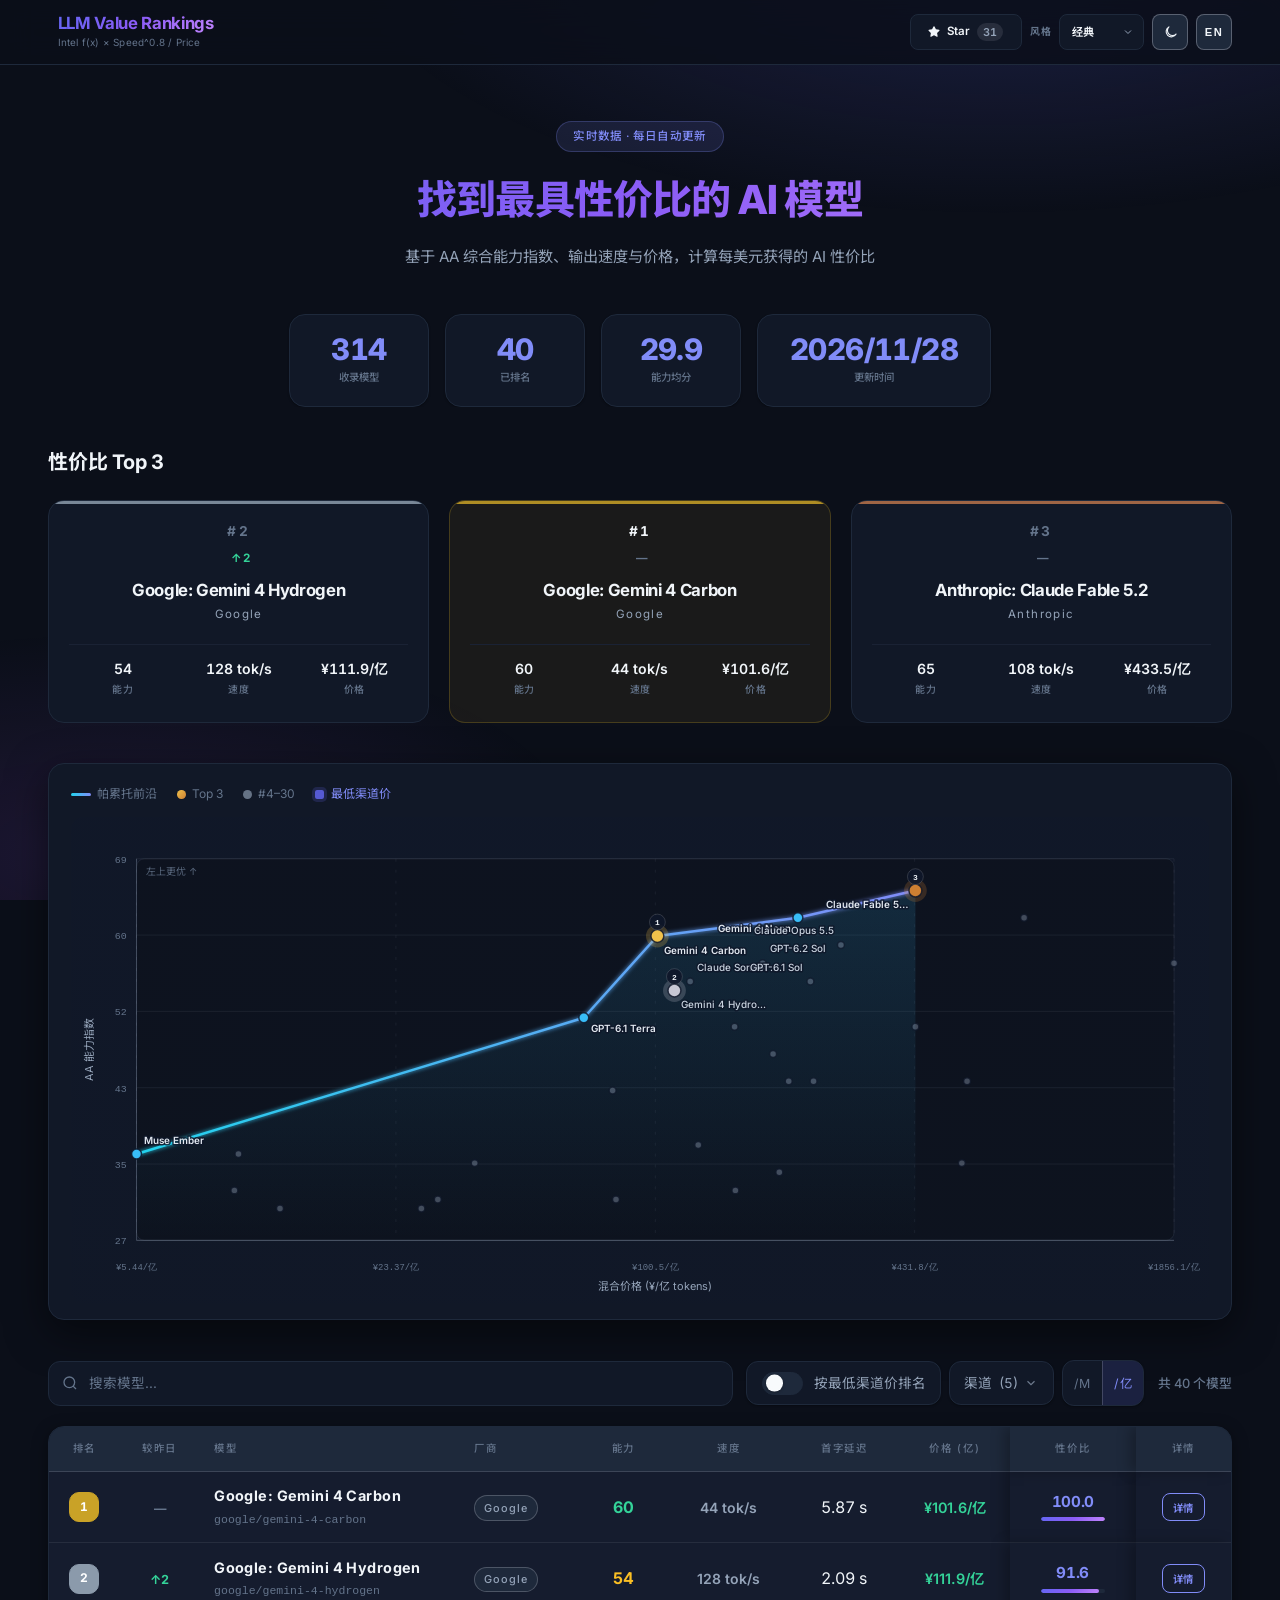
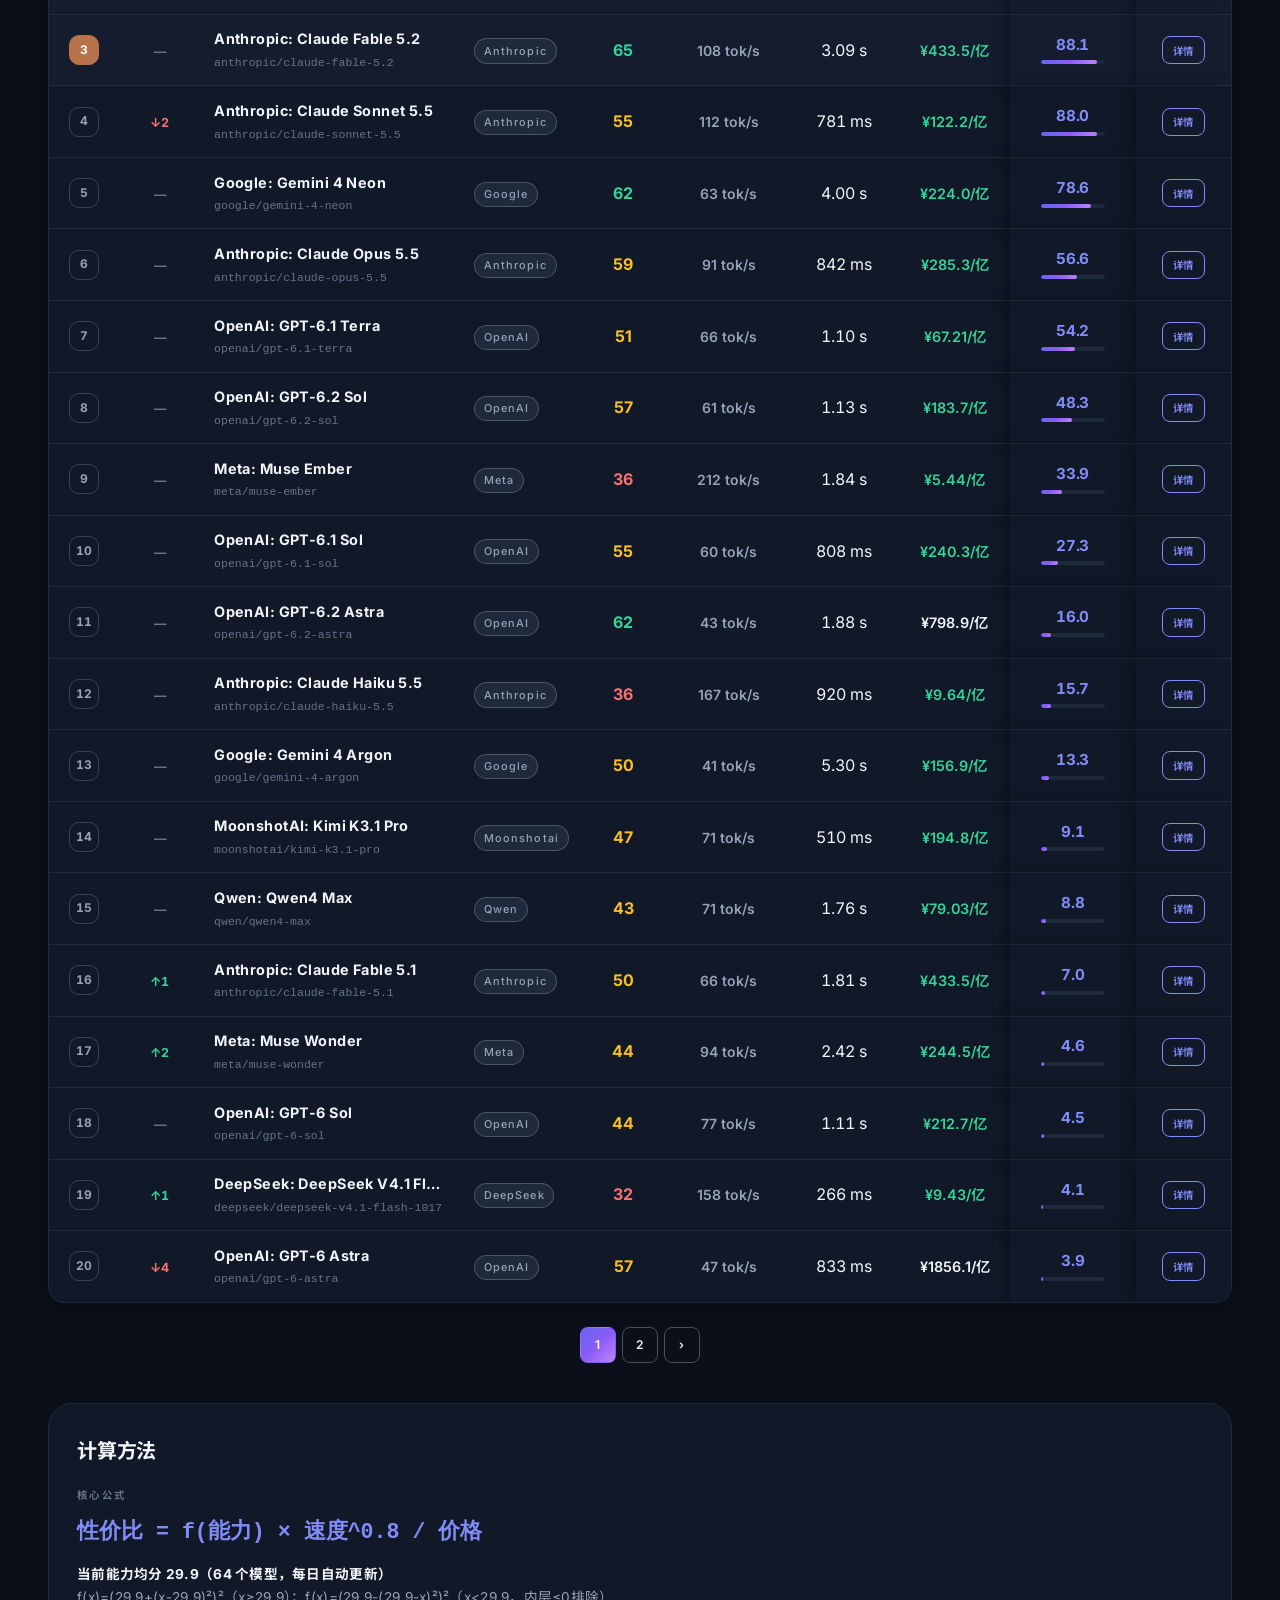
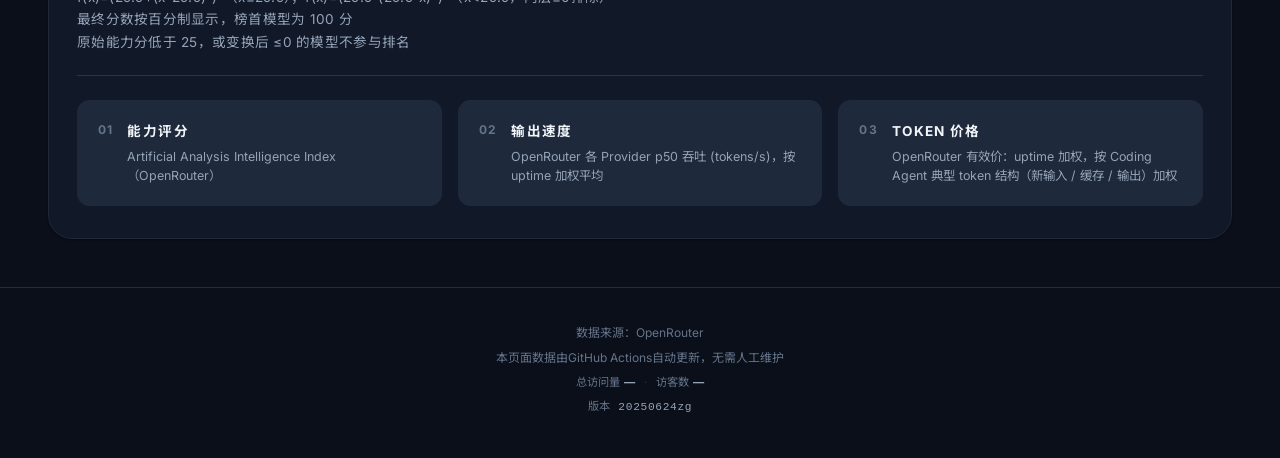
<file: index.html>
<!DOCTYPE html>
<html lang="zh-CN" data-theme="dark" data-style="classic">
<head>
    <meta charset="UTF-8">
    <meta name="viewport" content="width=device-width, initial-scale=1.0">
    <title>LLM Value Rankings | 大模型性价比排行榜</title>
    <meta name="description" content="Compare 300+ LLM models by value — intelligence, speed, and price from OpenRouter. Daily updated AI model rankings. 大模型性价比排行榜，OpenRouter 价格与能力评分。">
    <meta name="keywords" content="LLM,大模型,性价比,AI ranking,model comparison,OpenRouter,token price,Artificial Analysis,DeepSeek,GPT,Claude,Gemini,LLM benchmark,AI tools,GitHub Pages">
    <meta name="theme-color" content="#0b0f19">
    <script>
        (function () {
            try {
                var style = localStorage.getItem('ui-style');
                // Default: Classic. Standalone pages for editorial/spacex/apple/eva.
                if (!style || style === 'aurora') {
                    try { localStorage.setItem('ui-style', 'classic'); } catch (e) {}
                    style = 'classic';
                }
                if (style === 'editorial') {
                    location.replace('minimal.html');
                    return;
                }
                if (style === 'eva') {
                    location.replace('eva.html');
                    return;
                }
                if (style === 'spacex') {
                    location.replace('spacex.html');
                    return;
                }
                if (style === 'apple') {
                    location.replace('apple.html');
                    return;
                }
                if (style === 'classic') {
                    document.documentElement.setAttribute('data-style', 'classic');
                } else {
                    try { localStorage.setItem('ui-style', 'classic'); } catch (e) {}
                    document.documentElement.setAttribute('data-style', 'classic');
                }
                var theme = localStorage.getItem('theme');
                if (theme === 'light' || theme === 'dark') {
                    document.documentElement.setAttribute('data-theme', theme);
                }
            } catch (e) {}
        })();
    </script>
    <link rel="canonical" href="https://yyh-001.github.io/llm-value-rankings/">
    <link rel="alternate" type="text/plain" href="https://yyh-001.github.io/llm-value-rankings/llms.txt" title="LLMs.txt">
    <link rel="sitemap" type="application/xml" href="https://yyh-001.github.io/llm-value-rankings/sitemap.xml">
    <link rel="me" href="https://github.com/yyh-001/llm-value-rankings">
    <script type="application/ld+json">
    {
      "@context": "https://schema.org",
      "@type": "WebSite",
      "name": "LLM Value Rankings",
      "alternateName": "大模型性价比排行榜",
      "url": "https://yyh-001.github.io/llm-value-rankings/",
      "description": "Daily LLM value leaderboard comparing 300+ models by intelligence, speed, and price from OpenRouter and Artificial Analysis.",
      "inLanguage": ["zh-CN", "en"],
      "publisher": {
        "@type": "Organization",
        "name": "yyh-001",
        "url": "https://github.com/yyh-001"
      },
      "sameAs": [
        "https://github.com/yyh-001/llm-value-rankings"
      ]
    }
    </script>
    <script type="application/ld+json">
    {
      "@context": "https://schema.org",
      "@type": "Dataset",
      "name": "LLM Value Rankings Model Data",
      "description": "Daily OpenRouter model rankings by value score (intelligence, speed, price).",
      "url": "https://yyh-001.github.io/llm-value-rankings/data/models.json",
      "license": "https://opensource.org/licenses/MIT",
      "creator": {
        "@type": "Organization",
        "name": "yyh-001",
        "url": "https://github.com/yyh-001/llm-value-rankings"
      },
      "distribution": {
        "@type": "DataDownload",
        "encodingFormat": "application/json",
        "contentUrl": "https://yyh-001.github.io/llm-value-rankings/data/models.json"
      },
      "keywords": ["LLM", "OpenRouter", "model comparison", "token pricing", "Artificial Analysis", "大模型性价比"]
    }
    </script>
    <meta property="og:type" content="website">
    <meta property="og:url" content="https://yyh-001.github.io/llm-value-rankings/">
    <meta property="og:title" content="LLM Value Rankings | 大模型性价比排行榜">
    <meta property="og:description" content="Daily LLM value leaderboard — rank AI models by intelligence, speed, and price. 大模型性价比排行榜。">
    <meta property="og:site_name" content="LLM Value Rankings">
    <meta property="og:image" content="https://yyh-001.github.io/llm-value-rankings/assets/og-preview.png">
    <meta property="og:image:width" content="1280">
    <meta property="og:image:height" content="640">
    <meta property="og:image:alt" content="LLM Value Rankings — 大模型性价比排行榜">
    <meta name="twitter:card" content="summary_large_image">
    <meta name="twitter:image" content="https://yyh-001.github.io/llm-value-rankings/assets/og-preview.png">
    <meta name="twitter:title" content="LLM Value Rankings | 大模型性价比排行榜">
    <meta name="twitter:description" content="Compare 300+ LLMs by value. OpenRouter pricing + Artificial Analysis scores.">
    <link rel="preconnect" href="https://fonts.googleapis.com">
    <link rel="preconnect" href="https://fonts.gstatic.com" crossorigin>
    <link href="https://fonts.googleapis.com/css2?family=Chakra+Petch:wght@400;500;600;700&family=DM+Sans:opsz,wght@9..40,400;9..40,500;9..40,600;9..40,700&family=Inter:wght@400;500;600;700;800&family=Noto+Sans+SC:wght@400;500;600;700&family=Oswald:wght@400;500;600;700&display=swap" rel="stylesheet">
    <meta name="app-version" content="20250827b">
    <link rel="stylesheet" href="css/style.css?v=20250828i">
    <link rel="icon" href="data:image/svg+xml,<svg xmlns='http://www.w3.org/2000/svg' viewBox='0 0 32 32' fill='none'><defs><linearGradient id='g' x1='0' y1='0' x2='1' y2='1'><stop stop-color='%2322d3ee'/><stop offset='1' stop-color='%23a78bfa'/></linearGradient></defs><circle cx='16' cy='16' r='10' stroke='url(%23g)' stroke-width='1.5'/><circle cx='16' cy='16' r='2.5' fill='url(%23g)'/></svg>">
</head>
<body>
    <div class="bg-decoration" aria-hidden="true">
        <div class="bg-stars"></div>
        <div class="bg-horizon"></div>
        <div class="bg-eva"></div>
    </div>

    <!-- Header -->
    <header class="header">
        <div class="container header-content">
            <div class="logo">
                <div class="logo-text-group">
                    <h1 class="logo-text">LLM Value Rankings</h1>
                    <span class="logo-sub">Intel f(x) × Speed^0.8 / Price</span>
                </div>
            </div>
            <div class="header-actions">
                <a id="github-star" class="btn-github" href="https://github.com/yyh-001/llm-value-rankings" target="_blank" rel="noopener noreferrer" aria-label="Star on GitHub">
                    <svg class="github-icon" viewBox="0 0 16 16" fill="currentColor" aria-hidden="true">
                        <path d="M8 .25a.75.75 0 0 1 .673.418l1.882 3.815 4.21.612a.75.75 0 0 1 .416 1.279l-3.046 2.97.719 4.192a.751.751 0 0 1-1.088.791L8 12.347l-3.766 1.98a.75.75 0 0 1-1.088-.79l.72-4.194L.818 6.374a.75.75 0 0 1 .416-1.28l4.21-.611L7.327.668A.75.75 0 0 1 8 .25Z"/>
                    </svg>
                    <span class="btn-github-text" data-i18n="github_star">Star</span>
                    <span id="star-count" class="star-count">—</span>
                </a>
                <div class="style-switcher">
                    <label class="style-switcher-label" for="style-select" data-i18n="style_label">风格</label>
                    <select id="style-select" class="style-select" aria-label="Switch visual style">
                        <option value="classic" data-i18n="style_classic" selected>经典</option>
                        <option value="spacex" data-i18n="style_spacex">SpaceX</option>
                        <option value="editorial" data-i18n="style_editorial">极简</option>
                        <option value="apple" data-i18n="style_apple">Apple</option>
                        <option value="eva" data-i18n="style_eva">EVA</option>
                    </select>
                </div>
                <button id="theme-toggle" class="btn-icon" title="Toggle theme" aria-label="Toggle theme">
                    <svg class="icon-sun" viewBox="0 0 24 24" fill="none" stroke="currentColor" stroke-width="1.75" stroke-linecap="round" aria-hidden="true">
                        <circle cx="12" cy="12" r="4"/>
                        <path d="M12 2v2M12 20v2M4.93 4.93l1.41 1.41M17.66 17.66l1.41 1.41M2 12h2M20 12h2M4.93 19.07l1.41-1.41M17.66 6.34l1.41-1.41"/>
                    </svg>
                    <svg class="icon-moon" viewBox="0 0 24 24" fill="none" stroke="currentColor" stroke-width="1.75" stroke-linecap="round" stroke-linejoin="round" aria-hidden="true">
                        <path d="M21 14.5A8.5 8.5 0 1 1 9.5 3a7 7 0 0 0 11.5 11.5z"/>
                    </svg>
                </button>
                <button id="lang-toggle" class="btn-icon btn-lang" title="切换语言" aria-label="Switch language">
                    <span id="lang-label">EN</span>
                </button>
            </div>
        </div>
    </header>

    <!-- Hero Section -->
    <section class="hero">
        <div class="hero-atmosphere" aria-hidden="true"></div>
        <div class="container hero-inner">
            <p class="hero-badge" data-i18n="hero_badge">实时数据 · 每日自动更新</p>
            <h2 class="hero-title" data-i18n="hero_title">找到最具性价比的 AI 模型</h2>
            <p class="hero-desc" data-i18n="hero_desc">基于 AA 综合能力指数、输出速度与价格，计算每美元获得的 AI 性价比</p>
            <div class="stats-bar" id="stats-bar">
                <div class="stat-card">
                    <span class="stat-value" id="total-models">-</span>
                    <span class="stat-label" data-i18n="total_models">收录模型</span>
                </div>
                <div class="stat-card">
                    <span class="stat-value" id="ranked-models">-</span>
                    <span class="stat-label" data-i18n="ranked_models">已排名</span>
                </div>
                <div class="stat-card">
                    <span class="stat-value" id="avg-intelligence">-</span>
                    <span class="stat-label" data-i18n="avg_intelligence">能力均分</span>
                </div>
                <div class="stat-card">
                    <span class="stat-value" id="last-updated">-</span>
                    <span class="stat-label" data-i18n="last_updated">更新时间</span>
                </div>
            </div>
        </div>
    </section>

    <!-- Top 3 Podium -->
    <section class="podium-section container" id="podium-section" hidden>
        <h3 class="section-title" data-i18n="top_models">性价比 Top 3</h3>
        <div class="podium" id="podium"></div>
    </section>

    <!-- Pareto comparison (top 30) -->
    <section class="pareto-section container" id="pareto-section" hidden>
        <div class="pareto-panel">
            <ul class="pareto-legend" aria-hidden="true">
                <li><span class="pareto-leg-line"></span><span data-i18n="pareto_legend_frontier">帕累托前沿</span></li>
                <li><span class="pareto-leg-dot pareto-leg-gold"></span><span data-i18n="pareto_legend_top3">Top 3</span></li>
                <li><span class="pareto-leg-dot pareto-leg-other"></span><span data-i18n="pareto_legend_rest">#4–30</span></li>
                <li class="pareto-leg-mode" id="pareto-min-channel-legend" hidden>
                    <span class="pareto-leg-badge"></span>
                    <span data-i18n="pareto_min_channel_badge">最低渠道价</span>
                </li>
            </ul>
            <p class="pareto-scroll-hint" id="pareto-scroll-hint" hidden data-i18n="pareto_scroll_hint">左右滑动查看完整图表 · 点击圆点看详情</p>
            <div class="pareto-chart-wrap" id="pareto-chart-wrap">
                <div id="pareto-chart" class="pareto-chart-canvas" aria-live="polite"></div>
                <div id="pareto-tooltip" class="pareto-tooltip" hidden></div>
            </div>
        </div>
    </section>

    <!-- Main Content -->
    <main class="main container">
        <!-- Filters -->
        <section class="filters">
            <div class="search-box">
                <svg class="search-icon" viewBox="0 0 24 24" fill="none" stroke="currentColor" stroke-width="2" aria-hidden="true">
                    <circle cx="11" cy="11" r="8"/><path d="m21 21-4.35-4.35"/>
                </svg>
                <input type="text" id="search-input" placeholder="搜索模型..." data-i18n-placeholder="search_placeholder">
            </div>
            <div class="filter-controls">
                <label class="filter-toggle" for="min-channel-price-toggle">
                    <input type="checkbox" id="min-channel-price-toggle">
                    <span class="filter-toggle-track" aria-hidden="true"><span class="filter-toggle-thumb"></span></span>
                    <span class="filter-toggle-label" data-i18n="min_channel_price_toggle">按最低渠道价排名</span>
                </label>
                <details class="channel-summary" id="channel-summary">
                    <summary class="channel-summary-toggle">
                        <span data-i18n="channel_summary_toggle">渠道</span>
                        <span class="channel-summary-count" id="channel-summary-count"></span>
                        <svg class="channel-summary-chevron" viewBox="0 0 24 24" fill="none" stroke="currentColor" stroke-width="2" aria-hidden="true">
                            <polyline points="6 9 12 15 18 9"/>
                        </svg>
                    </summary>
                    <div class="channel-summary-panel" id="channel-summary-body"></div>
                </details>
                <div class="price-unit-toggle" id="price-unit-toggle" role="group" aria-label="Price unit">
                    <button type="button" class="price-unit-btn" data-unit="M" data-i18n="price_unit_m">/M</button>
                    <button type="button" class="price-unit-btn is-active" data-unit="100M" data-i18n="price_unit_100m">/亿</button>
                </div>
            </div>
            <div class="results-count" id="results-count"></div>
        </section>

        <!-- Rankings Table -->
        <section class="rankings">
            <div class="table-container">
                <table id="rankings-table">
                    <thead>
                        <tr>
                            <th class="col-rank" data-i18n="th_rank">排名</th>
                            <th class="col-change" data-i18n="th_change">较昨日</th>
                            <th class="col-model" data-i18n="th_model">模型</th>
                            <th class="col-provider" data-i18n="th_provider">厂商</th>
                            <th class="col-intelligence" data-i18n="th_intelligence">能力</th>
                            <th class="col-speed" data-i18n="th_speed">速度</th>
                            <th class="col-ttft" data-i18n="th_ttft">首字延迟</th>
                            <th class="col-price" data-i18n="th_price">价格</th>
                            <th class="col-value" data-i18n="th_value">性价比</th>
                            <th class="col-detail" data-i18n="th_detail">详情</th>
                        </tr>
                    </thead>
                    <tbody id="rankings-body">
                        <tr class="loading-row">
                            <td colspan="10">
                                <div class="loading-content">
                                    <div class="loading-spinner"></div>
                                    <span data-i18n="loading">加载中...</span>
                                </div>
                            </td>
                        </tr>
                    </tbody>
                </table>
            </div>
            <div class="rankings-cards" id="rankings-cards" aria-live="polite"></div>
            <div class="pagination" id="pagination"></div>
        </section>

        <!-- Methodology -->
        <section class="methodology">
            <h3 class="section-title" data-i18n="methodology_title">计算方法</h3>
            <div class="methodology-grid">
                <div class="formula-card">
                    <div class="formula-label" data-i18n="formula_label">核心公式</div>
                    <div class="formula" data-i18n="formula">性价比 = f(能力) × 速度^0.8 / 价格</div>
                    <p class="penalty-note formula-avg" id="formula-avg-note">—</p>
                    <p class="penalty-note" id="formula-detail">—</p>
                    <p class="penalty-note" data-i18n="score_scale">最终分数按百分制显示，榜首模型为 100 分</p>
                    <p class="penalty-note" data-i18n="penalty_desc">原始能力分低于 25，或变换后 ≤0 的模型不参与排名</p>
                </div>
                <div class="method-cards">
                    <div class="method-card">
                        <span class="method-icon" aria-hidden="true">01</span>
                        <div>
                            <strong data-i18n="method_1_title">能力评分</strong>
                            <p data-i18n="method_1">Artificial Analysis Intelligence Index（OpenRouter）</p>
                        </div>
                    </div>
                    <div class="method-card">
                        <span class="method-icon" aria-hidden="true">02</span>
                        <div>
                            <strong data-i18n="method_2_title">输出速度</strong>
                            <p data-i18n="method_2">OpenRouter 各 Provider p50 吞吐 (tokens/s)，按 uptime 加权平均</p>
                        </div>
                    </div>
                    <div class="method-card">
                        <span class="method-icon" aria-hidden="true">03</span>
                        <div>
                            <strong data-i18n="method_3_title">Token 价格</strong>
                            <p data-i18n="method_3">OpenRouter 输入输出平均价 ($/1M tokens)</p>
                        </div>
                    </div>
                </div>
            </div>
        </section>
    </main>

    <!-- Model Detail Modal -->
    <div id="model-modal" class="modal hidden" role="dialog" aria-modal="true">
        <div class="modal-overlay"></div>
        <div class="modal-content">
            <button class="modal-close" aria-label="Close">&times;</button>
            <div class="modal-body-scroll">
                <div id="modal-body"></div>
            </div>
        </div>
    </div>

    <!-- Footer -->
    <footer class="footer">
        <div class="container footer-inner">
            <p data-i18n="footer_text">
                数据来源：<a href="https://openrouter.ai" target="_blank" rel="noopener">OpenRouter</a> &amp;
                <a href="https://artificialanalysis.ai" target="_blank" rel="noopener">Artificial Analysis</a>
            </p>
            <p data-i18n="footer_auto">本页面数据由 GitHub Actions 自动更新，无需人工维护</p>
            <p class="footer-stats">
                <span class="footer-stat-item">
                    <span data-i18n="footer_site_pv">总访问量</span>
                    <span class="footer-stat-value" id="vercount_value_site_pv">—</span>
                </span>
                <span class="footer-stat-sep" aria-hidden="true">·</span>
                <span class="footer-stat-item">
                    <span data-i18n="footer_site_uv">访客数</span>
                    <span class="footer-stat-value" id="vercount_value_site_uv">—</span>
                </span>
            </p>
            <p class="footer-version">
                <span data-i18n="version_label">版本</span>
                <a id="app-version" href="https://github.com/yyh-001/llm-value-rankings/commits/main" target="_blank" rel="noopener">—</a>
            </p>
        </div>
    </footer>

    <script defer src="https://events.vercount.one/js"></script>
    <script src="js/i18n.js?v=20250828i"></script>
    <script src="js/pareto-chart.js?v=20250828i"></script>
    <script src="js/app.js?v=20250828i"></script>
</body>
</html>
</file>
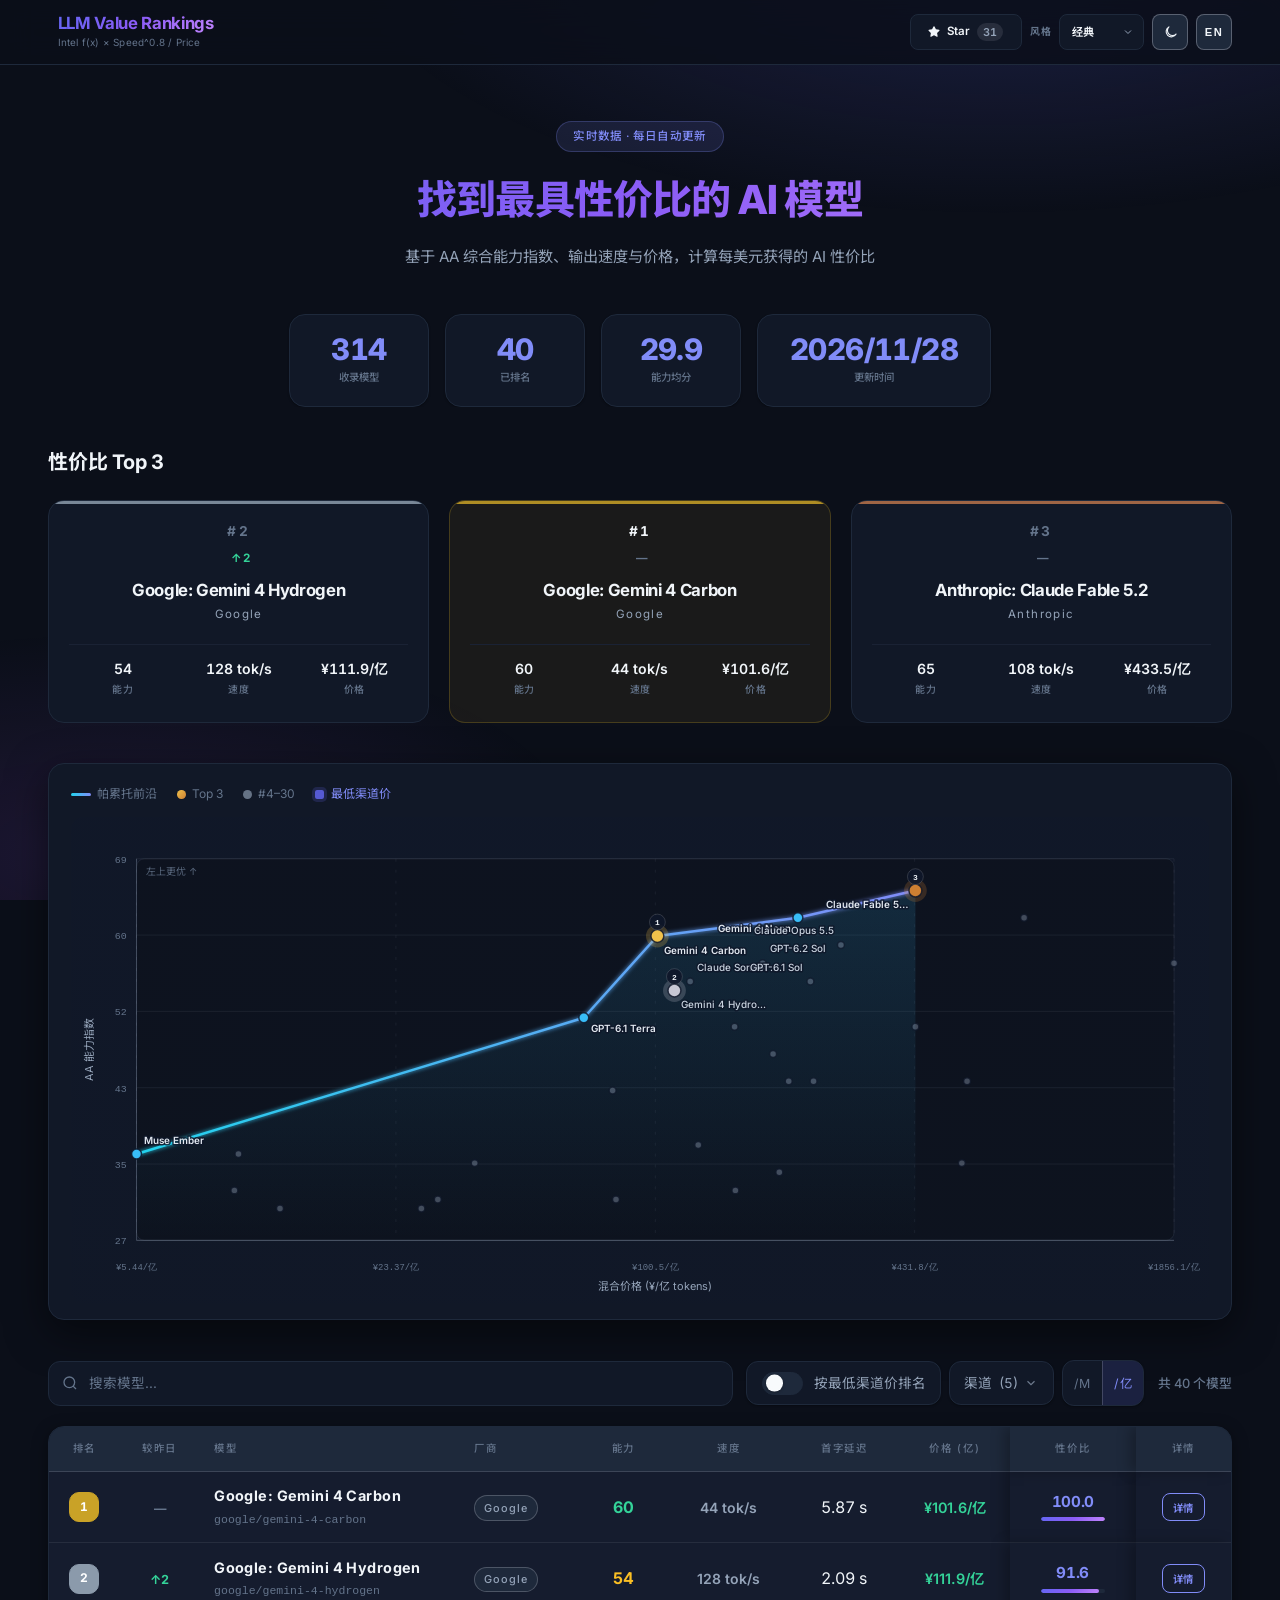
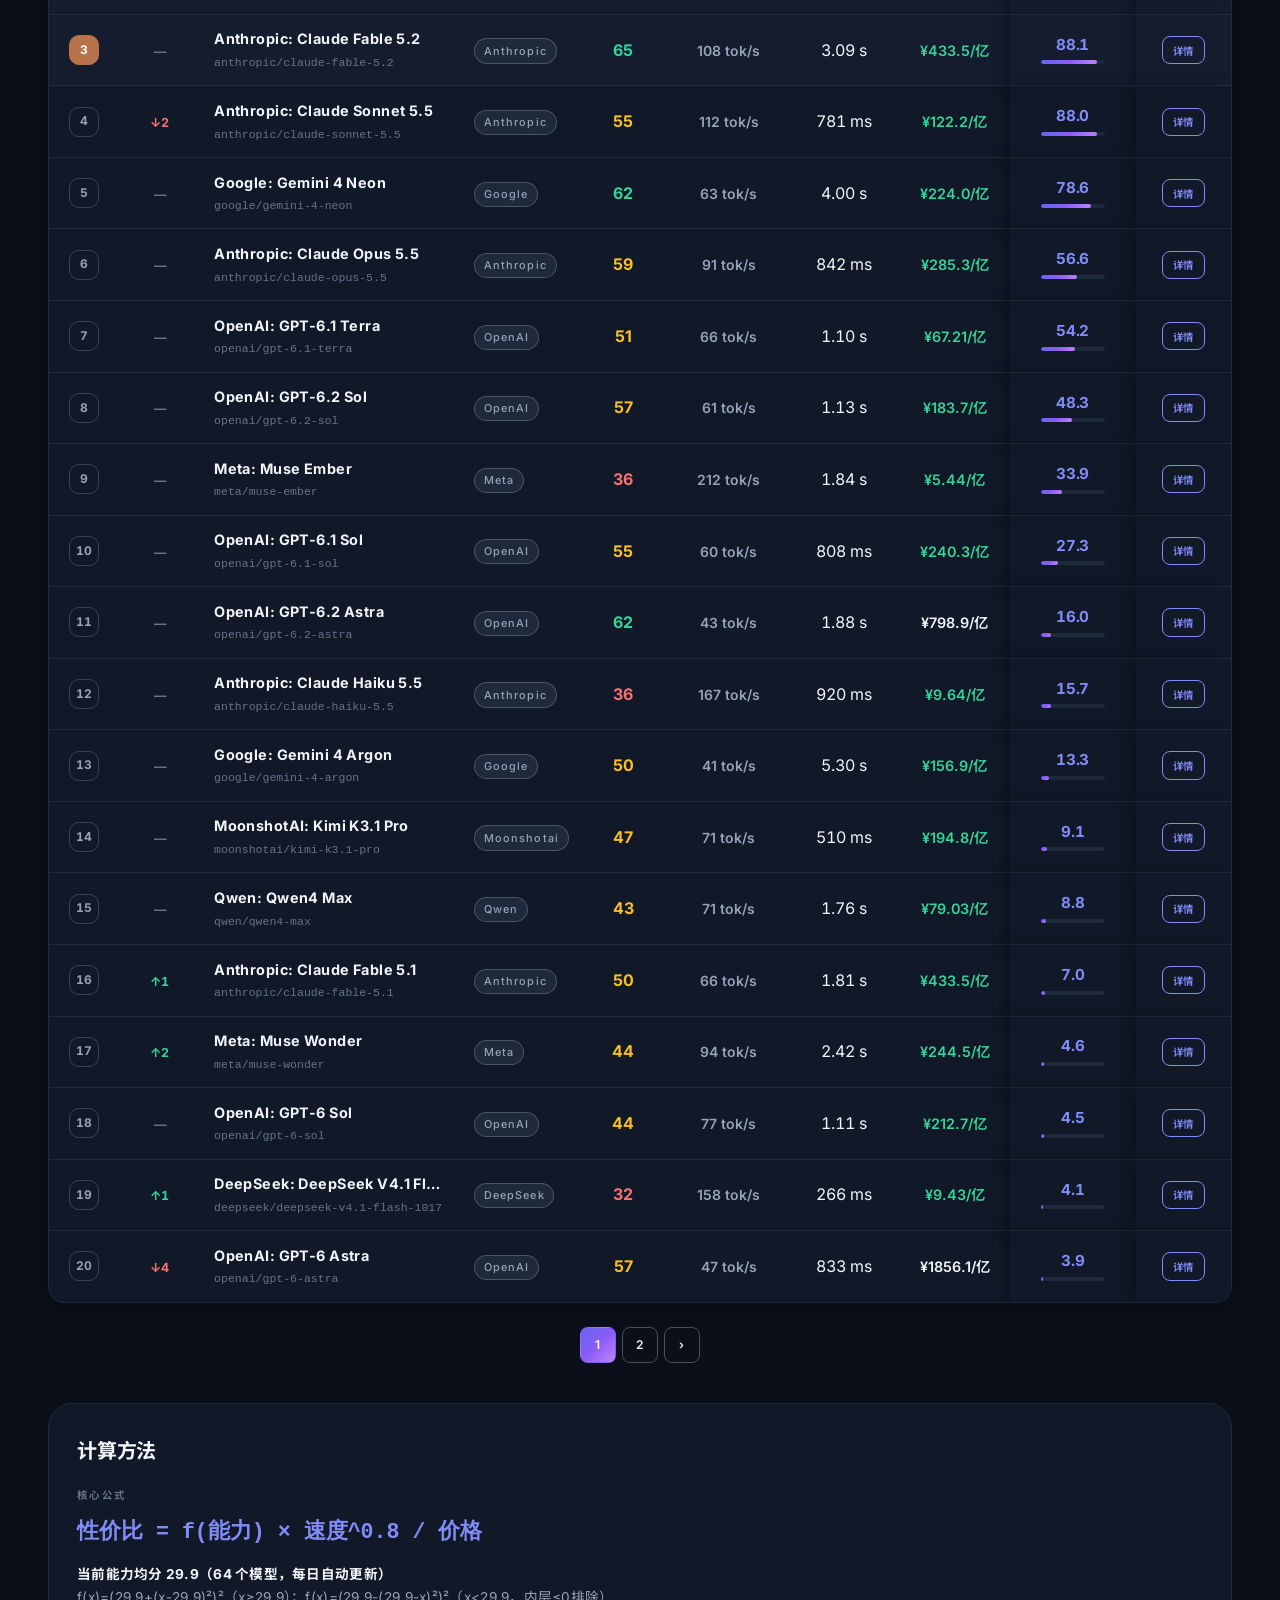
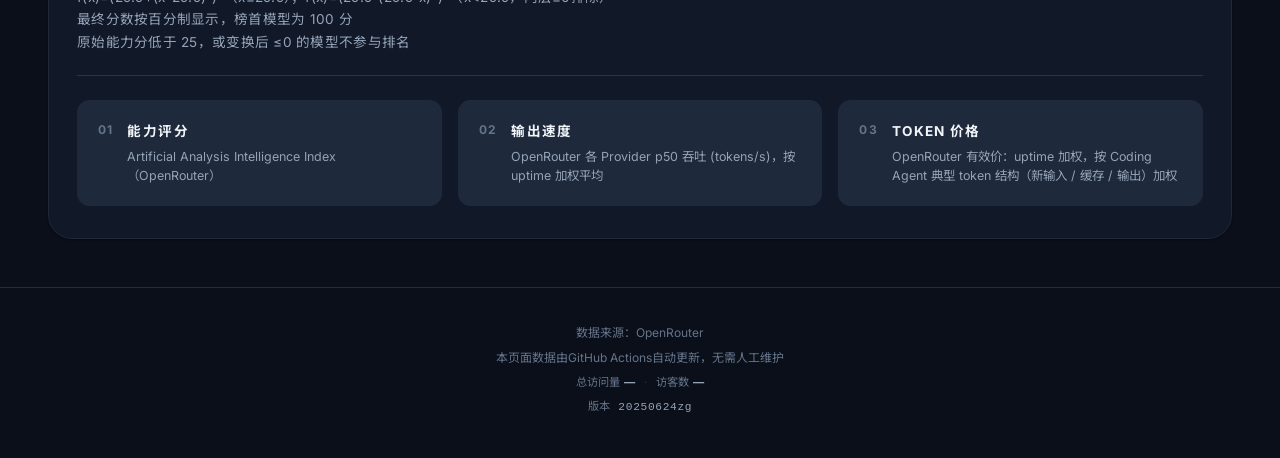
<file: apple.html>
<!DOCTYPE html>
<html lang="zh-CN" data-theme="dark">
<head>
    <meta charset="UTF-8">
    <meta name="viewport" content="width=device-width, initial-scale=1.0">
    <title>LLM Value Rankings · Apple</title>
    <meta name="description" content="Apple 风格大模型性价比排行榜 — OpenRouter 价格与能力评分。">
    <meta name="theme-color" content="#000000">
    <meta name="app-version" content="20250709apple">
    <script>
        (function () {
            try {
                var style = localStorage.getItem('ui-style');
                if (style && style !== 'apple') {
                    if (style === 'eva') { location.replace('eva.html'); return; }
                    if (style === 'spacex') { location.replace('spacex.html'); return; }
                    if (style === 'editorial') { location.replace('minimal.html'); return; }
                    if (style === 'classic') {
                        location.replace('index.html');
                        return;
                    }
                }
                try { localStorage.setItem('ui-style', 'apple'); } catch (e) {}
                var theme = localStorage.getItem('theme');
                if (theme === 'light' || theme === 'dark') {
                    document.documentElement.setAttribute('data-theme', theme);
                }
            } catch (e) {}
        })();
    </script>
    <link rel="stylesheet" href="css/apple.css?v=20250709apple">
    <link rel="icon" href="data:image/svg+xml,<svg xmlns='http://www.w3.org/2000/svg' viewBox='0 0 32 32'><rect width='32' height='32' rx='8' fill='%23000'/><circle cx='16' cy='16' r='6' fill='none' stroke='%232997ff' stroke-width='2'/></svg>">
</head>
<body>
    <header class="apl-header">
        <div class="apl-header-inner">
            <a class="apl-logo" href="apple.html">
                <span class="apl-logo-mark"></span>
                <span class="apl-logo-text">LLM Value Rankings</span>
            </a>
            <div class="apl-header-actions">
                <a class="apl-ghost" id="github-star" href="https://github.com/yyh-001/llm-value-rankings" target="_blank" rel="noopener">
                    ★ <span id="star-count">—</span>
                </a>
                <div class="apl-style-switcher">
                    <label class="apl-style-label" for="style-select" data-i18n="style_label">风格</label>
                    <select id="style-select" class="apl-select" aria-label="Switch visual style">
                        <option value="classic" data-i18n="style_classic">经典</option>
                        <option value="spacex" data-i18n="style_spacex">SpaceX</option>
                        <option value="editorial" data-i18n="style_editorial">极简</option>
                        <option value="apple" data-i18n="style_apple" selected>Apple</option>
                        <option value="eva" data-i18n="style_eva">EVA</option>
                    </select>
                </div>
                <button type="button" class="apl-icon-btn" id="theme-toggle" title="Toggle theme" aria-label="Toggle theme">
                    <svg class="icon-sun" viewBox="0 0 24 24" fill="none" stroke="currentColor" stroke-width="1.75" aria-hidden="true">
                        <circle cx="12" cy="12" r="4"/>
                        <path d="M12 2v2M12 20v2M4.93 4.93l1.41 1.41M17.66 17.66l1.41 1.41M2 12h2M20 12h2M4.93 19.07l1.41-1.41M17.66 6.34l1.41-1.41"/>
                    </svg>
                    <svg class="icon-moon" viewBox="0 0 24 24" fill="none" stroke="currentColor" stroke-width="1.75" aria-hidden="true">
                        <path d="M21 14.5A8.5 8.5 0 1 1 9.5 3a7 7 0 0 0 11.5 11.5z"/>
                    </svg>
                </button>
                <button type="button" class="apl-icon-btn" id="lang-toggle" aria-label="Switch language">
                    <span id="lang-label">EN</span>
                </button>
            </div>
        </div>
    </header>

    <main class="apl-main">
        <section class="apl-hero">
            <p class="apl-eyebrow" data-i18n="eyebrow">Daily rankings</p>
            <h1 class="apl-title" data-i18n="title">大模型性价比</h1>
            <p class="apl-desc" data-i18n="subtitle">能力 × 速度^0.8 / 价格 · OpenRouter</p>

            <div class="apl-metrics">
                <div class="apl-metric">
                    <span class="apl-metric-value" id="total-models">—</span>
                    <span class="apl-metric-label" data-i18n="stat_total">模型</span>
                </div>
                <div class="apl-metric">
                    <span class="apl-metric-value" id="ranked-models">—</span>
                    <span class="apl-metric-label" data-i18n="stat_ranked">已排名</span>
                </div>
                <div class="apl-metric">
                    <span class="apl-metric-value" id="avg-intelligence">—</span>
                    <span class="apl-metric-label" data-i18n="stat_avg">能力均分</span>
                </div>
                <div class="apl-metric">
                    <span class="apl-metric-value" id="last-updated">—</span>
                    <span class="apl-metric-label" data-i18n="stat_updated">更新</span>
                </div>
            </div>
        </section>

        <section class="apl-top" id="podium-section" hidden>
            <div class="apl-section-label" data-i18n="top3">Top 3</div>
            <div class="apl-podium" id="podium"></div>
        </section>

        <section class="apl-board">
            <div class="apl-board-bar">
                <div class="apl-section-label" id="results-count">—</div>
                <div class="apl-controls">
                    <input type="search" id="search-input" class="apl-input" data-i18n-placeholder="search_ph" placeholder="搜索模型…" autocomplete="off">
                    <select id="sort-select" class="apl-select">
                        <option value="value" data-i18n="sort_value">性价比</option>
                        <option value="intelligence" data-i18n="sort_intel">能力</option>
                        <option value="speed" data-i18n="sort_speed">速度</option>
                        <option value="price" data-i18n="sort_price">价格</option>
                    </select>
                </div>
            </div>

            <div class="apl-table-wrap">
                <table class="apl-table">
                    <thead>
                        <tr>
                            <th data-i18n="col_rank">#</th>
                            <th data-i18n="col_model">模型</th>
                            <th data-i18n="col_intel">能力</th>
                            <th data-i18n="col_speed">速度</th>
                            <th data-i18n="col_price">价格</th>
                            <th data-i18n="col_value">性价比</th>
                        </tr>
                    </thead>
                    <tbody id="rankings-body">
                        <tr><td colspan="6" class="apl-empty" data-i18n="loading">加载中…</td></tr>
                    </tbody>
                </table>
            </div>
            <div class="apl-cards" id="rankings-cards"></div>
            <div class="apl-pager" id="pagination"></div>
        </section>
    </main>

    <footer class="apl-footer">
        <div class="apl-footer-main">
            <span data-i18n="footer">OpenRouter · Artificial Analysis</span>
            <a href="https://github.com/yyh-001/llm-value-rankings" target="_blank" rel="noopener">GitHub</a>
        </div>
        <p class="apl-footer-stats">
            <span class="apl-footer-stat">
                <span data-i18n="footer_site_pv">总访问量</span>
                <span class="apl-footer-stat-value" id="vercount_value_site_pv">—</span>
            </span>
            <span class="apl-footer-sep" aria-hidden="true">·</span>
            <span class="apl-footer-stat">
                <span data-i18n="footer_site_uv">访客数</span>
                <span class="apl-footer-stat-value" id="vercount_value_site_uv">—</span>
            </span>
        </p>
    </footer>

    <div class="apl-modal hidden" id="detail-modal" role="dialog" aria-modal="true" aria-labelledby="modal-title">
        <div class="apl-modal-backdrop" id="modal-backdrop"></div>
        <div class="apl-modal-panel">
            <button type="button" class="apl-modal-close" id="modal-close" aria-label="Close">×</button>
            <div id="modal-body"></div>
        </div>
    </div>

    <script defer src="https://events.vercount.one/js"></script>
    <script src="js/apple.js?v=20250709apple"></script>
</body>
</html>
</file>
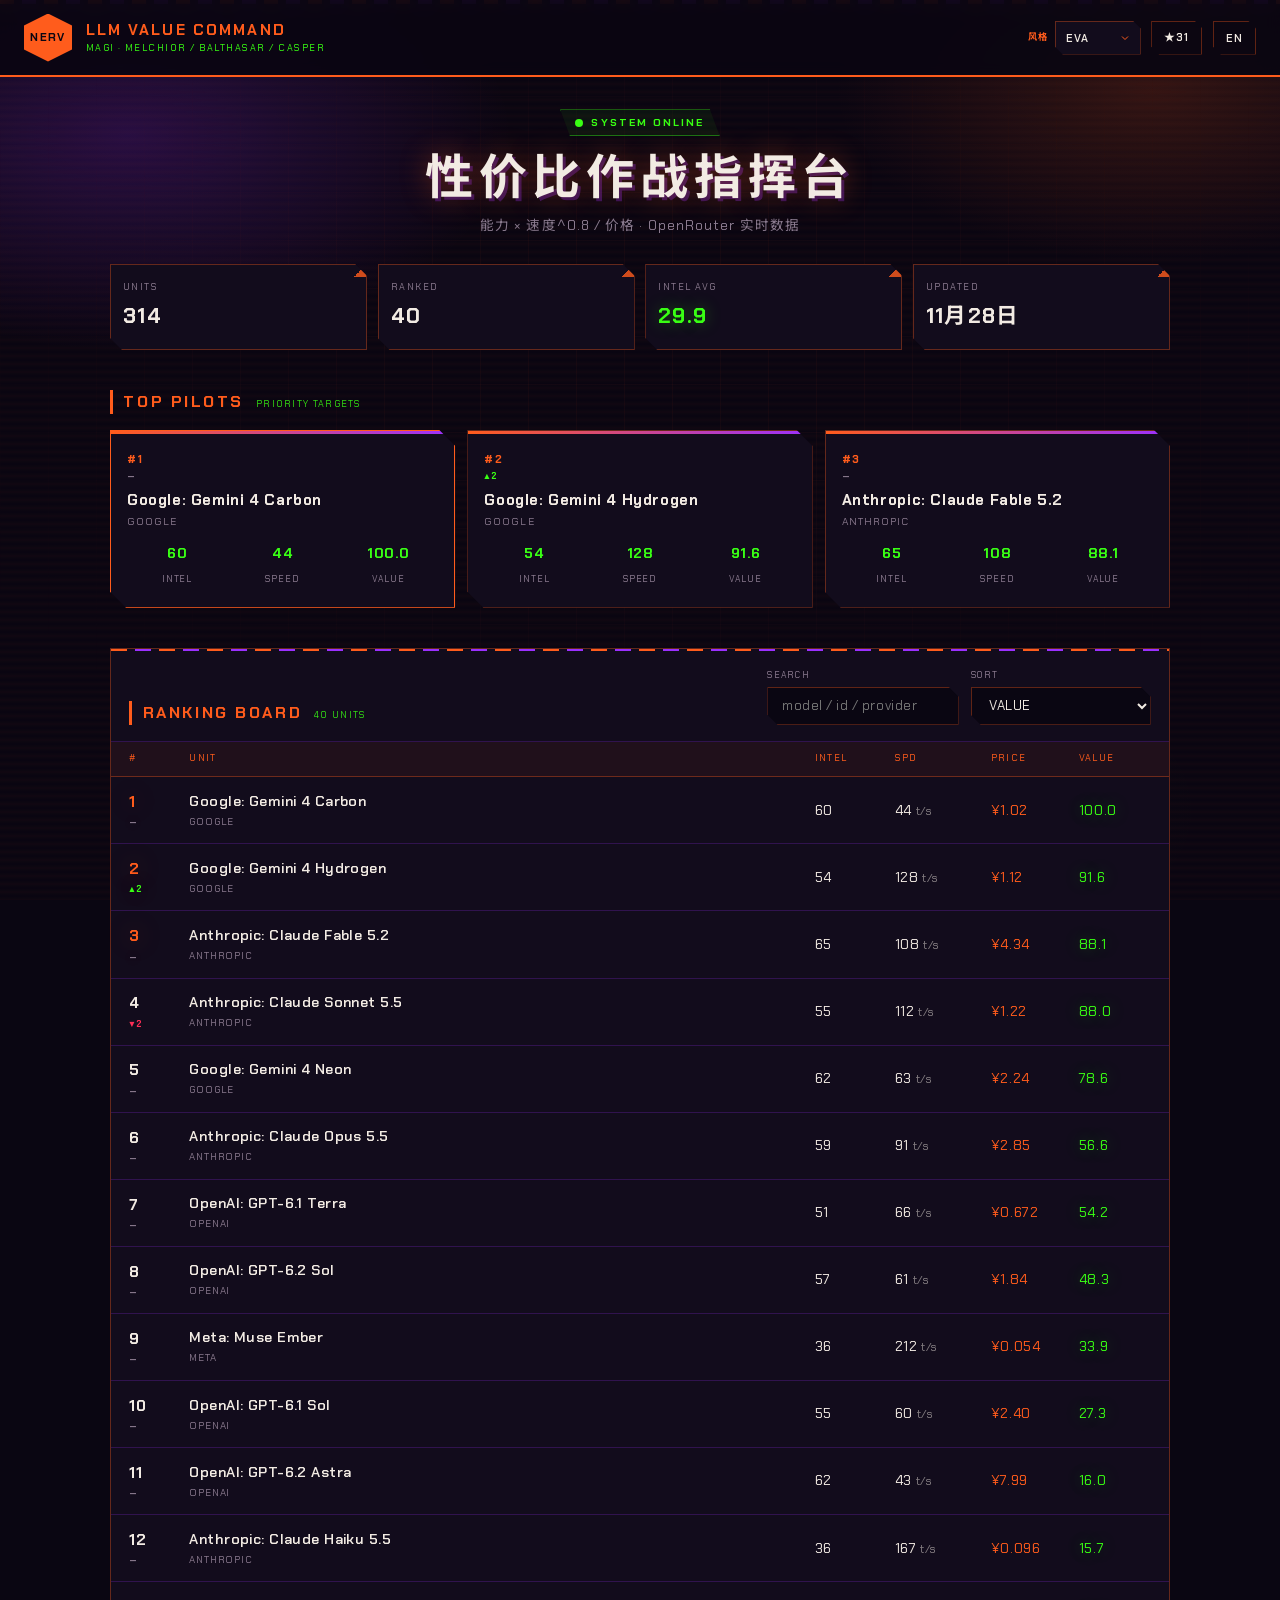
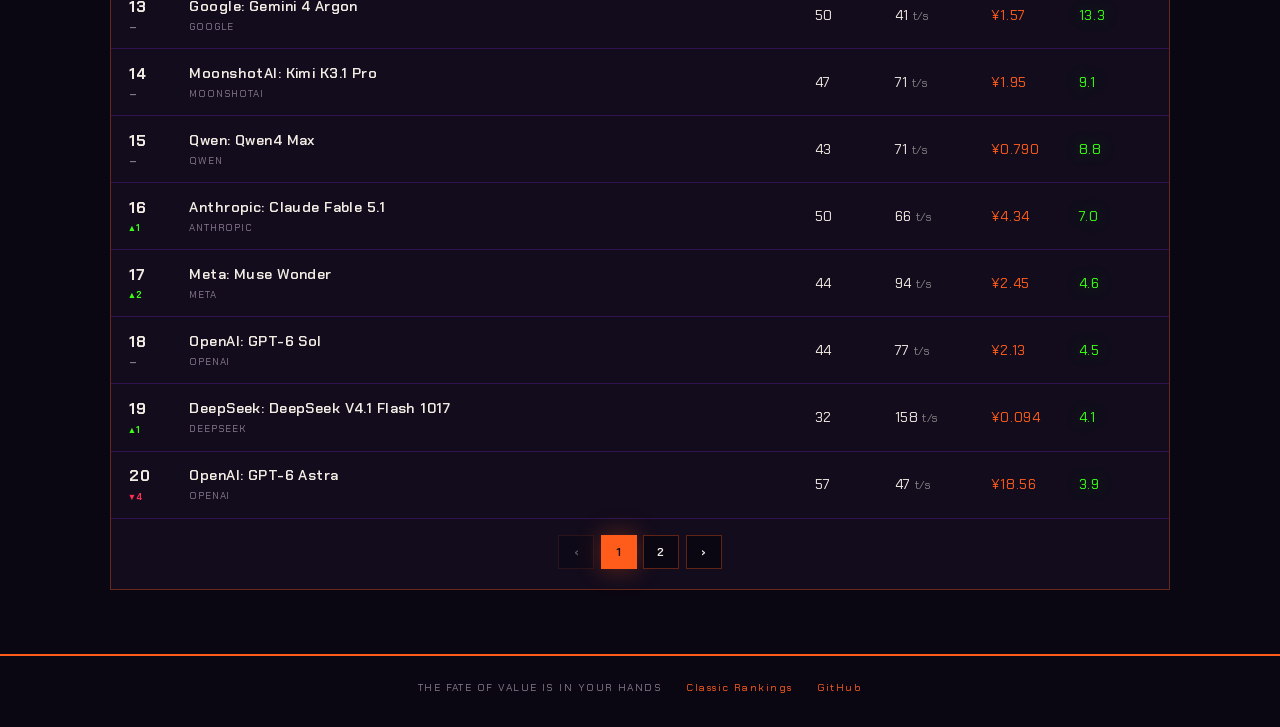
<file: eva.html>
<!DOCTYPE html>
<html lang="zh-CN">
<head>
    <meta charset="UTF-8">
    <meta name="viewport" content="width=device-width, initial-scale=1.0">
    <title>NERV // LLM Value Command | EVA</title>
    <meta name="description" content="EVA / NERV 风格大模型性价比指挥台 — OpenRouter 价格与能力排行。">
    <meta name="theme-color" content="#0a0612">
    <meta name="app-version" content="20250709eva">
    <link rel="preconnect" href="https://fonts.googleapis.com">
    <link rel="preconnect" href="https://fonts.gstatic.com" crossorigin>
    <link href="https://fonts.googleapis.com/css2?family=Chakra+Petch:wght@400;500;600;700&family=Noto+Sans+SC:wght@400;500;600;700&display=swap" rel="stylesheet">
    <link rel="stylesheet" href="css/eva.css?v=20250709eva2">
    <link rel="icon" href="data:image/svg+xml,<svg xmlns='http://www.w3.org/2000/svg' viewBox='0 0 32 32'><rect width='32' height='32' fill='%230a0612'/><path d='M4 28 L16 4 L28 28 Z' fill='none' stroke='%23ff5c1c' stroke-width='2'/><circle cx='16' cy='20' r='3' fill='%2339ff14'/></svg>">
</head>
<body>
    <div class="eva-bg" aria-hidden="true">
        <div class="eva-scan"></div>
        <div class="eva-grid"></div>
        <div class="eva-hazard"></div>
    </div>

    <header class="eva-topbar">
        <div class="eva-brand">
            <span class="eva-mark">NERV</span>
            <div class="eva-brand-text">
                <strong>LLM VALUE COMMAND</strong>
                <span>MAGI · MELCHIOR / BALTHASAR / CASPER</span>
            </div>
        </div>
        <div class="eva-topbar-actions">
            <div class="eva-style-switcher">
                <label class="eva-style-label" for="style-select" data-i18n="style_label">UI</label>
                <select id="style-select" class="eva-style-select" aria-label="Switch visual style">
                    <option value="classic" data-i18n="style_classic">经典</option>
                    <option value="spacex" data-i18n="style_spacex">SpaceX</option>
                    <option value="editorial" data-i18n="style_editorial">极简</option>
                    <option value="apple" data-i18n="style_apple">Apple</option>
                    <option value="eva" data-i18n="style_eva" selected>EVA</option>
                </select>
            </div>
            <a class="eva-link" id="github-star" href="https://github.com/yyh-001/llm-value-rankings" target="_blank" rel="noopener">★ <span id="star-count">—</span></a>
            <button type="button" class="eva-btn-ghost" id="lang-toggle" aria-label="Switch language">EN</button>
        </div>
    </header>

    <main class="eva-main">
        <section class="eva-hero">
            <div class="eva-status">
                <span class="eva-pulse"></span>
                <span id="status-text">SYSTEM ONLINE</span>
            </div>
            <h1 class="eva-title" data-i18n="title">性价比作战指挥台</h1>
            <p class="eva-sub" data-i18n="subtitle">能力 × 速度^0.8 / 价格 · OpenRouter 实时数据</p>

            <div class="eva-stats" id="stats-bar">
                <div class="eva-stat">
                    <span class="eva-stat-label" data-i18n="stat_units">UNITS</span>
                    <span class="eva-stat-value" id="total-models">—</span>
                </div>
                <div class="eva-stat">
                    <span class="eva-stat-label" data-i18n="stat_ranked">RANKED</span>
                    <span class="eva-stat-value" id="ranked-models">—</span>
                </div>
                <div class="eva-stat">
                    <span class="eva-stat-label" data-i18n="stat_avg">INTEL AVG</span>
                    <span class="eva-stat-value accent-green" id="avg-intelligence">—</span>
                </div>
                <div class="eva-stat">
                    <span class="eva-stat-label" data-i18n="stat_updated">UPDATED</span>
                    <span class="eva-stat-value" id="last-updated">—</span>
                </div>
            </div>
        </section>

        <section class="eva-pilots" id="podium-section" hidden>
            <div class="eva-section-head">
                <h2 data-i18n="pilots">TOP PILOTS</h2>
                <span class="eva-section-tag">PRIORITY TARGETS</span>
            </div>
            <div class="eva-podium" id="podium"></div>
        </section>

        <section class="eva-board">
            <div class="eva-board-head">
                <div class="eva-section-head">
                    <h2 data-i18n="board">RANKING BOARD</h2>
                    <span class="eva-section-tag" id="results-count">—</span>
                </div>
                <div class="eva-controls">
                    <label class="eva-search">
                        <span data-i18n="search">SEARCH</span>
                        <input type="search" id="search-input" placeholder="model / id / provider" autocomplete="off">
                    </label>
                    <label class="eva-select">
                        <span data-i18n="sort">SORT</span>
                        <select id="sort-select">
                            <option value="value" data-i18n="sort_value">VALUE</option>
                            <option value="intelligence" data-i18n="sort_intel">INTEL</option>
                            <option value="speed" data-i18n="sort_speed">SPEED</option>
                            <option value="price" data-i18n="sort_price">PRICE</option>
                        </select>
                    </label>
                </div>
            </div>

            <div class="eva-list-head" aria-hidden="true">
                <span>#</span>
                <span data-i18n="col_unit">UNIT</span>
                <span data-i18n="col_intel">INTEL</span>
                <span data-i18n="col_speed">SPD</span>
                <span data-i18n="col_price">PRICE</span>
                <span data-i18n="col_value">VALUE</span>
            </div>
            <div class="eva-list" id="rankings-list">
                <div class="eva-loading" data-i18n="loading">SYNCING MAGI…</div>
            </div>
            <div class="eva-pager" id="pagination"></div>
        </section>
    </main>

    <footer class="eva-footer">
        <span>THE FATE OF VALUE IS IN YOUR HANDS</span>
        <a href="index.html">Classic Rankings</a>
        <a href="https://github.com/yyh-001/llm-value-rankings" target="_blank" rel="noopener">GitHub</a>
    </footer>

    <div class="eva-drawer hidden" id="detail-drawer" role="dialog" aria-modal="true" aria-labelledby="drawer-title">
        <div class="eva-drawer-backdrop" id="drawer-backdrop"></div>
        <aside class="eva-drawer-panel">
            <button type="button" class="eva-drawer-close" id="drawer-close" aria-label="Close">×</button>
            <div id="drawer-body"></div>
        </aside>
    </div>

    <script src="js/eva.js?v=20250709eva6"></script>
</body>
</html>
</file>
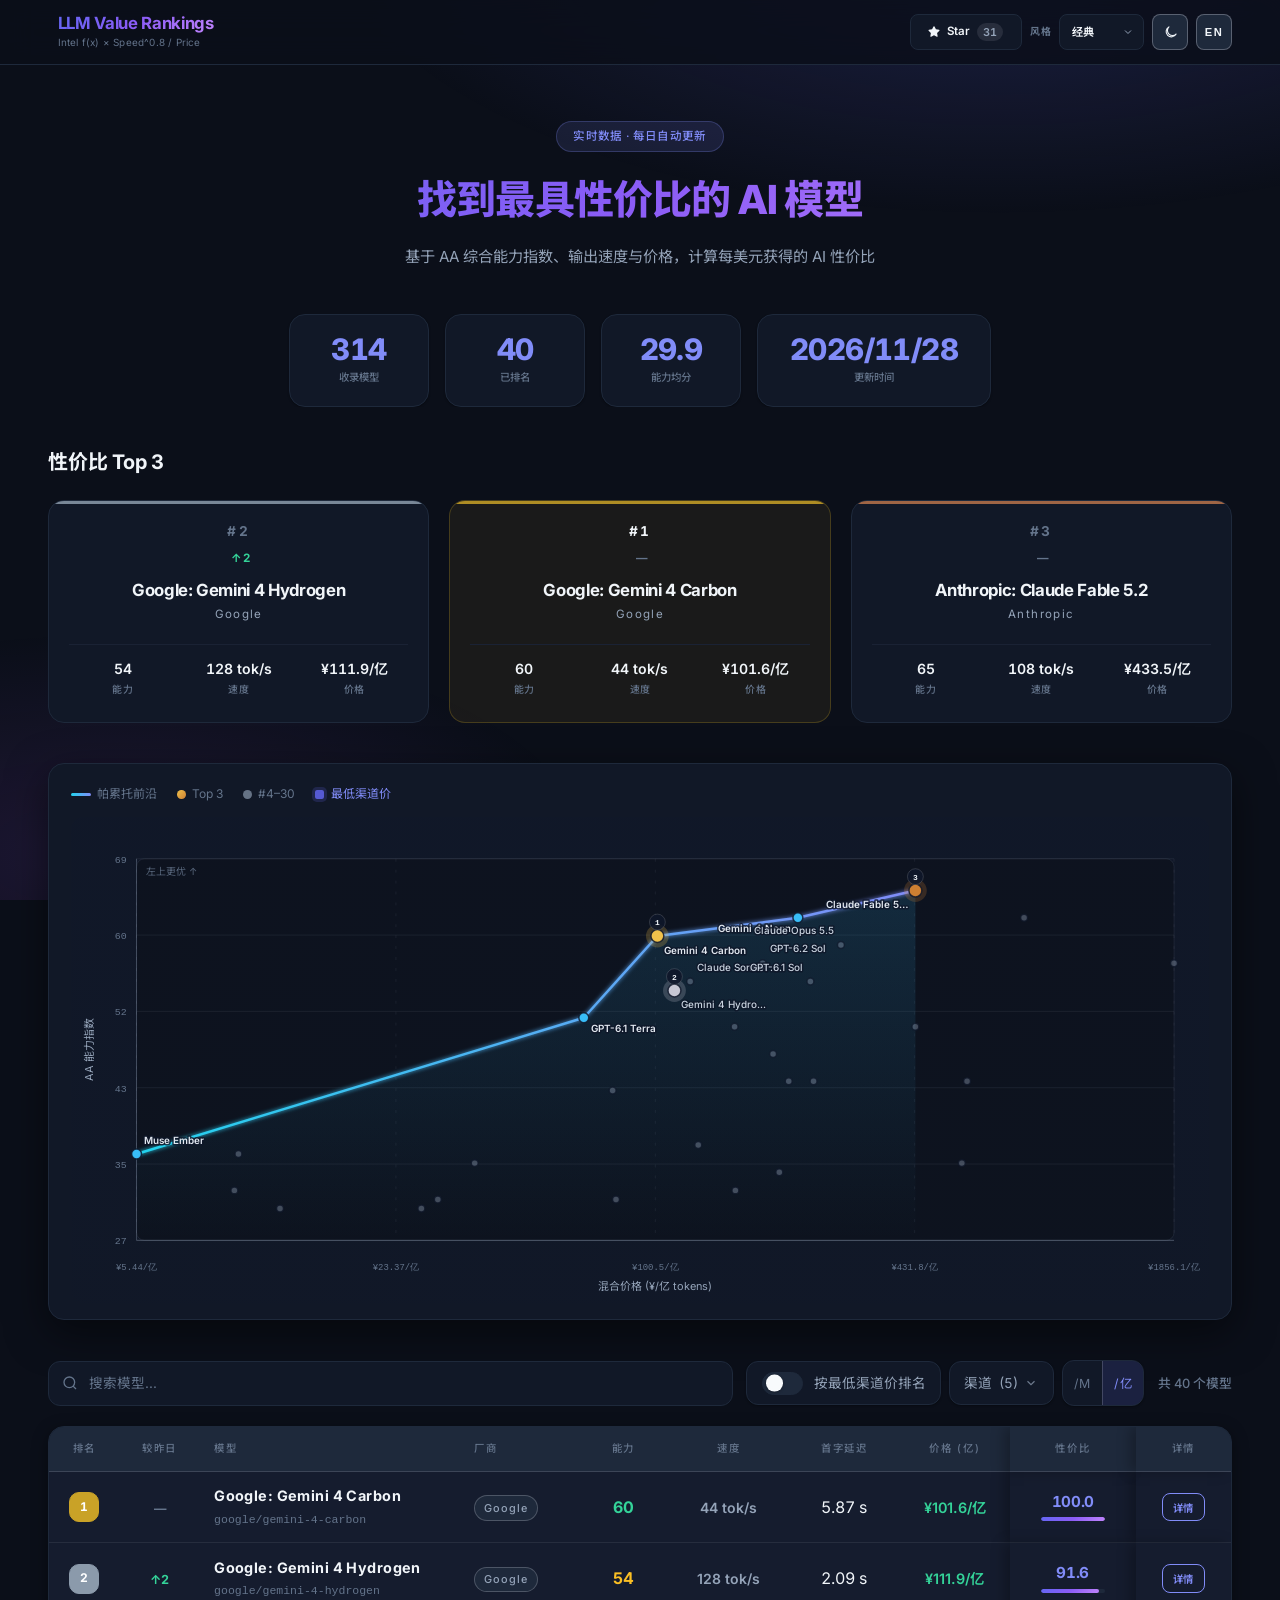
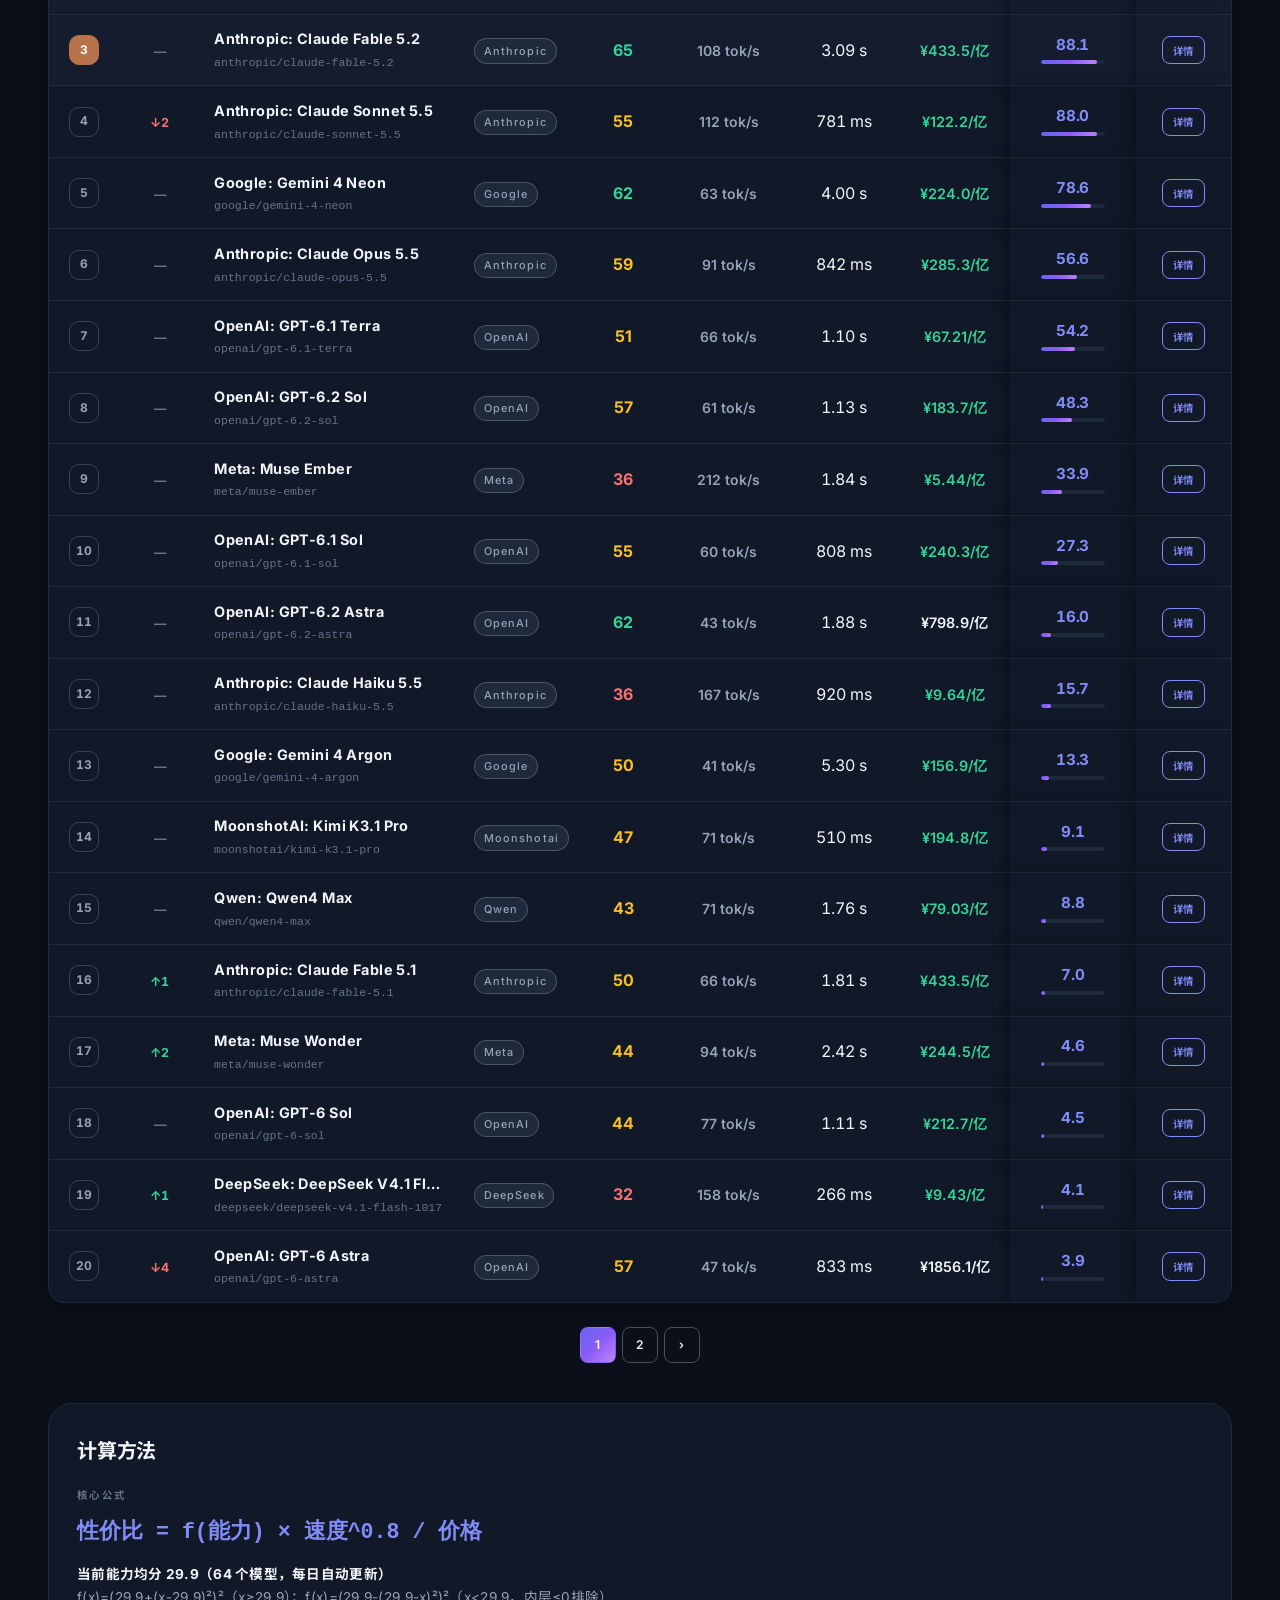
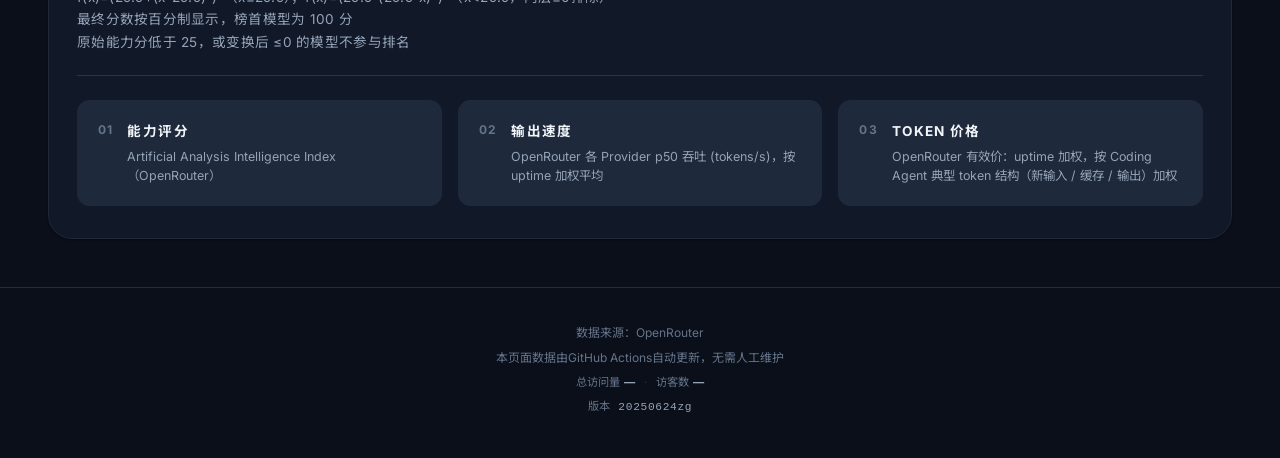
<file: minimal.html>
<!DOCTYPE html>
<html lang="zh-CN" data-theme="dark">
<head>
    <meta charset="UTF-8">
    <meta name="viewport" content="width=device-width, initial-scale=1.0">
    <title>LLM Value Rankings · Minimal</title>
    <meta name="description" content="极简风格大模型性价比排行榜 — OpenRouter 价格与能力评分。">
    <meta name="theme-color" content="#0a0a0b">
    <meta name="app-version" content="20250709min">
    <script>
        (function () {
            try {
                var style = localStorage.getItem('ui-style');
                if (style && style !== 'editorial') {
                    if (style === 'eva') { location.replace('eva.html'); return; }
                    if (style === 'spacex') { location.replace('spacex.html'); return; }
                    if (style === 'apple') { location.replace('apple.html'); return; }
                    if (style === 'classic') {
                        location.replace('index.html');
                        return;
                    }
                }
                try { localStorage.setItem('ui-style', 'editorial'); } catch (e) {}
                var theme = localStorage.getItem('theme');
                if (theme === 'light' || theme === 'dark') {
                    document.documentElement.setAttribute('data-theme', theme);
                }
            } catch (e) {}
        })();
    </script>
    <link rel="preconnect" href="https://fonts.googleapis.com">
    <link rel="preconnect" href="https://fonts.gstatic.com" crossorigin>
    <link href="https://fonts.googleapis.com/css2?family=DM+Sans:opsz,wght@9..40,400;9..40,500;9..40,600;9..40,700&family=Noto+Sans+SC:wght@400;500;600;700&display=swap" rel="stylesheet">
    <link rel="stylesheet" href="css/minimal.css?v=20250709min4">
    <link rel="icon" href="data:image/svg+xml,<svg xmlns='http://www.w3.org/2000/svg' viewBox='0 0 32 32'><rect width='32' height='32' rx='6' fill='%230a0a0b'/><circle cx='16' cy='16' r='6' fill='none' stroke='%2360a5fa' stroke-width='2'/></svg>">
</head>
<body>
    <header class="min-header">
        <div class="min-header-inner">
            <a class="min-logo" href="minimal.html">
                <span class="min-logo-mark"></span>
                <span class="min-logo-text">LLM Value Rankings</span>
            </a>
            <div class="min-header-actions">
                <a class="min-ghost" id="github-star" href="https://github.com/yyh-001/llm-value-rankings" target="_blank" rel="noopener">
                    ★ <span id="star-count">—</span>
                </a>
                <div class="min-style-switcher">
                    <label class="min-style-label" for="style-select" data-i18n="style_label">风格</label>
                    <select id="style-select" class="min-select" aria-label="Switch visual style">
                        <option value="classic" data-i18n="style_classic">经典</option>
                        <option value="spacex" data-i18n="style_spacex">SpaceX</option>
                        <option value="editorial" data-i18n="style_editorial" selected>极简</option>
                        <option value="apple" data-i18n="style_apple">Apple</option>
                        <option value="eva" data-i18n="style_eva">EVA</option>
                    </select>
                </div>
                <button type="button" class="min-icon-btn" id="theme-toggle" title="Toggle theme" aria-label="Toggle theme">
                    <svg class="icon-sun" viewBox="0 0 24 24" fill="none" stroke="currentColor" stroke-width="1.75" aria-hidden="true">
                        <circle cx="12" cy="12" r="4"/>
                        <path d="M12 2v2M12 20v2M4.93 4.93l1.41 1.41M17.66 17.66l1.41 1.41M2 12h2M20 12h2M4.93 19.07l1.41-1.41M17.66 6.34l1.41-1.41"/>
                    </svg>
                    <svg class="icon-moon" viewBox="0 0 24 24" fill="none" stroke="currentColor" stroke-width="1.75" aria-hidden="true">
                        <path d="M21 14.5A8.5 8.5 0 1 1 9.5 3a7 7 0 0 0 11.5 11.5z"/>
                    </svg>
                </button>
                <button type="button" class="min-icon-btn" id="lang-toggle" aria-label="Switch language">
                    <span id="lang-label">EN</span>
                </button>
            </div>
        </div>
    </header>

    <main class="min-main">
        <section class="min-hero">
            <p class="min-eyebrow" data-i18n="eyebrow">Daily rankings</p>
            <h1 class="min-title" data-i18n="title">大模型性价比</h1>
            <p class="min-desc" data-i18n="subtitle">能力 × 速度^0.8 / 价格 · OpenRouter</p>

            <div class="min-metrics">
                <div class="min-metric">
                    <span class="min-metric-value" id="total-models">—</span>
                    <span class="min-metric-label" data-i18n="stat_total">模型</span>
                </div>
                <div class="min-metric">
                    <span class="min-metric-value" id="ranked-models">—</span>
                    <span class="min-metric-label" data-i18n="stat_ranked">已排名</span>
                </div>
                <div class="min-metric">
                    <span class="min-metric-value" id="avg-intelligence">—</span>
                    <span class="min-metric-label" data-i18n="stat_avg">能力均分</span>
                </div>
                <div class="min-metric">
                    <span class="min-metric-value" id="last-updated">—</span>
                    <span class="min-metric-label" data-i18n="stat_updated">更新</span>
                </div>
            </div>
        </section>

        <section class="min-top" id="podium-section" hidden>
            <div class="min-section-label" data-i18n="top3">Top 3</div>
            <div class="min-podium" id="podium"></div>
        </section>

        <section class="min-board">
            <div class="min-board-bar">
                <div class="min-section-label" id="results-count">—</div>
                <div class="min-controls">
                    <input type="search" id="search-input" class="min-input" data-i18n-placeholder="search_ph" placeholder="搜索模型…" autocomplete="off">
                    <select id="sort-select" class="min-select">
                        <option value="value" data-i18n="sort_value">性价比</option>
                        <option value="intelligence" data-i18n="sort_intel">能力</option>
                        <option value="speed" data-i18n="sort_speed">速度</option>
                        <option value="price" data-i18n="sort_price">价格</option>
                    </select>
                </div>
            </div>

            <div class="min-table-wrap">
                <table class="min-table">
                    <thead>
                        <tr>
                            <th data-i18n="col_rank">#</th>
                            <th data-i18n="col_model">模型</th>
                            <th data-i18n="col_intel">能力</th>
                            <th data-i18n="col_speed">速度</th>
                            <th data-i18n="col_price">价格</th>
                            <th data-i18n="col_value">性价比</th>
                        </tr>
                    </thead>
                    <tbody id="rankings-body">
                        <tr><td colspan="6" class="min-empty" data-i18n="loading">加载中…</td></tr>
                    </tbody>
                </table>
            </div>
            <div class="min-cards" id="rankings-cards"></div>
            <div class="min-pager" id="pagination"></div>
        </section>
    </main>

    <footer class="min-footer">
        <div class="min-footer-main">
            <span data-i18n="footer">OpenRouter · Artificial Analysis</span>
            <a href="https://github.com/yyh-001/llm-value-rankings" target="_blank" rel="noopener">GitHub</a>
        </div>
        <p class="min-footer-stats">
            <span class="min-footer-stat">
                <span data-i18n="footer_site_pv">总访问量</span>
                <span class="min-footer-stat-value" id="vercount_value_site_pv">—</span>
            </span>
            <span class="min-footer-sep" aria-hidden="true">·</span>
            <span class="min-footer-stat">
                <span data-i18n="footer_site_uv">访客数</span>
                <span class="min-footer-stat-value" id="vercount_value_site_uv">—</span>
            </span>
        </p>
    </footer>

    <div class="min-modal hidden" id="detail-modal" role="dialog" aria-modal="true" aria-labelledby="modal-title">
        <div class="min-modal-backdrop" id="modal-backdrop"></div>
        <div class="min-modal-panel">
            <button type="button" class="min-modal-close" id="modal-close" aria-label="Close">×</button>
            <div id="modal-body"></div>
        </div>
    </div>

    <script defer src="https://events.vercount.one/js"></script>
    <script src="js/minimal.js?v=20250709min5"></script>
</body>
</html>
</file>
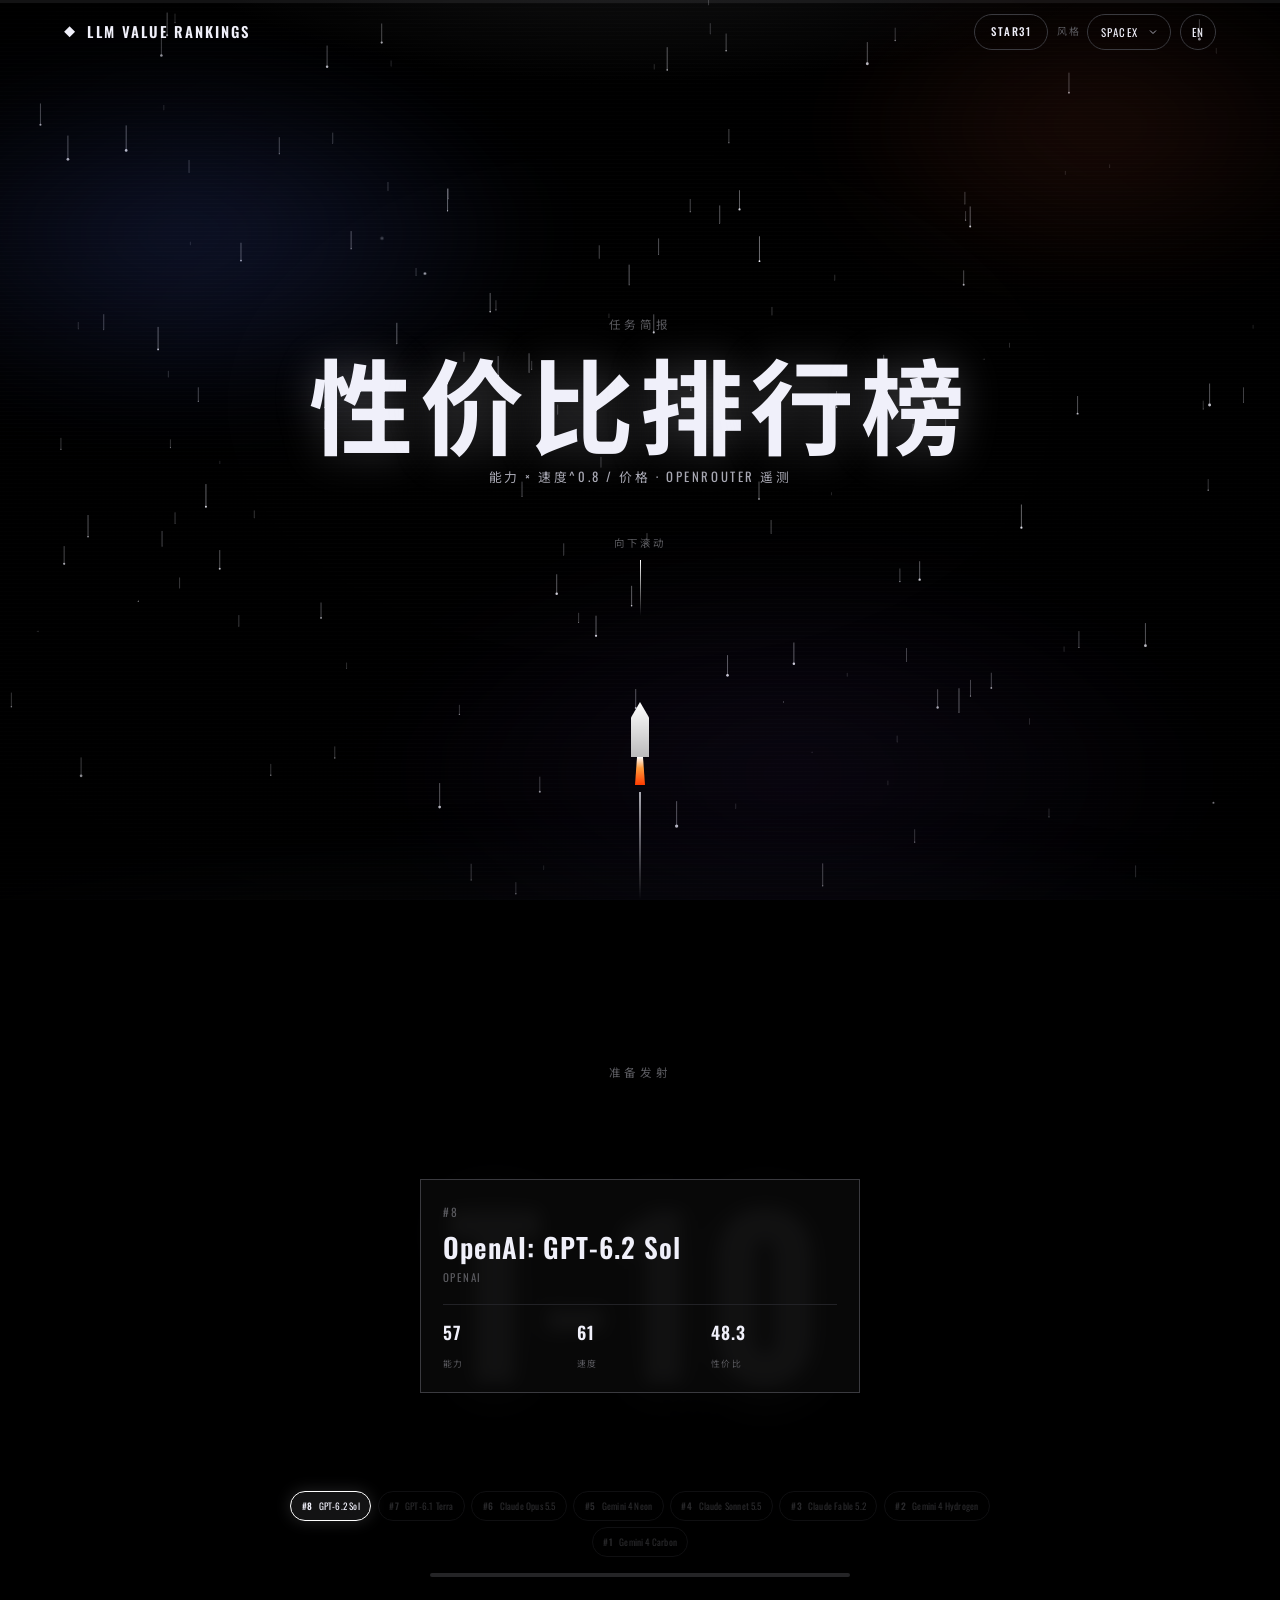
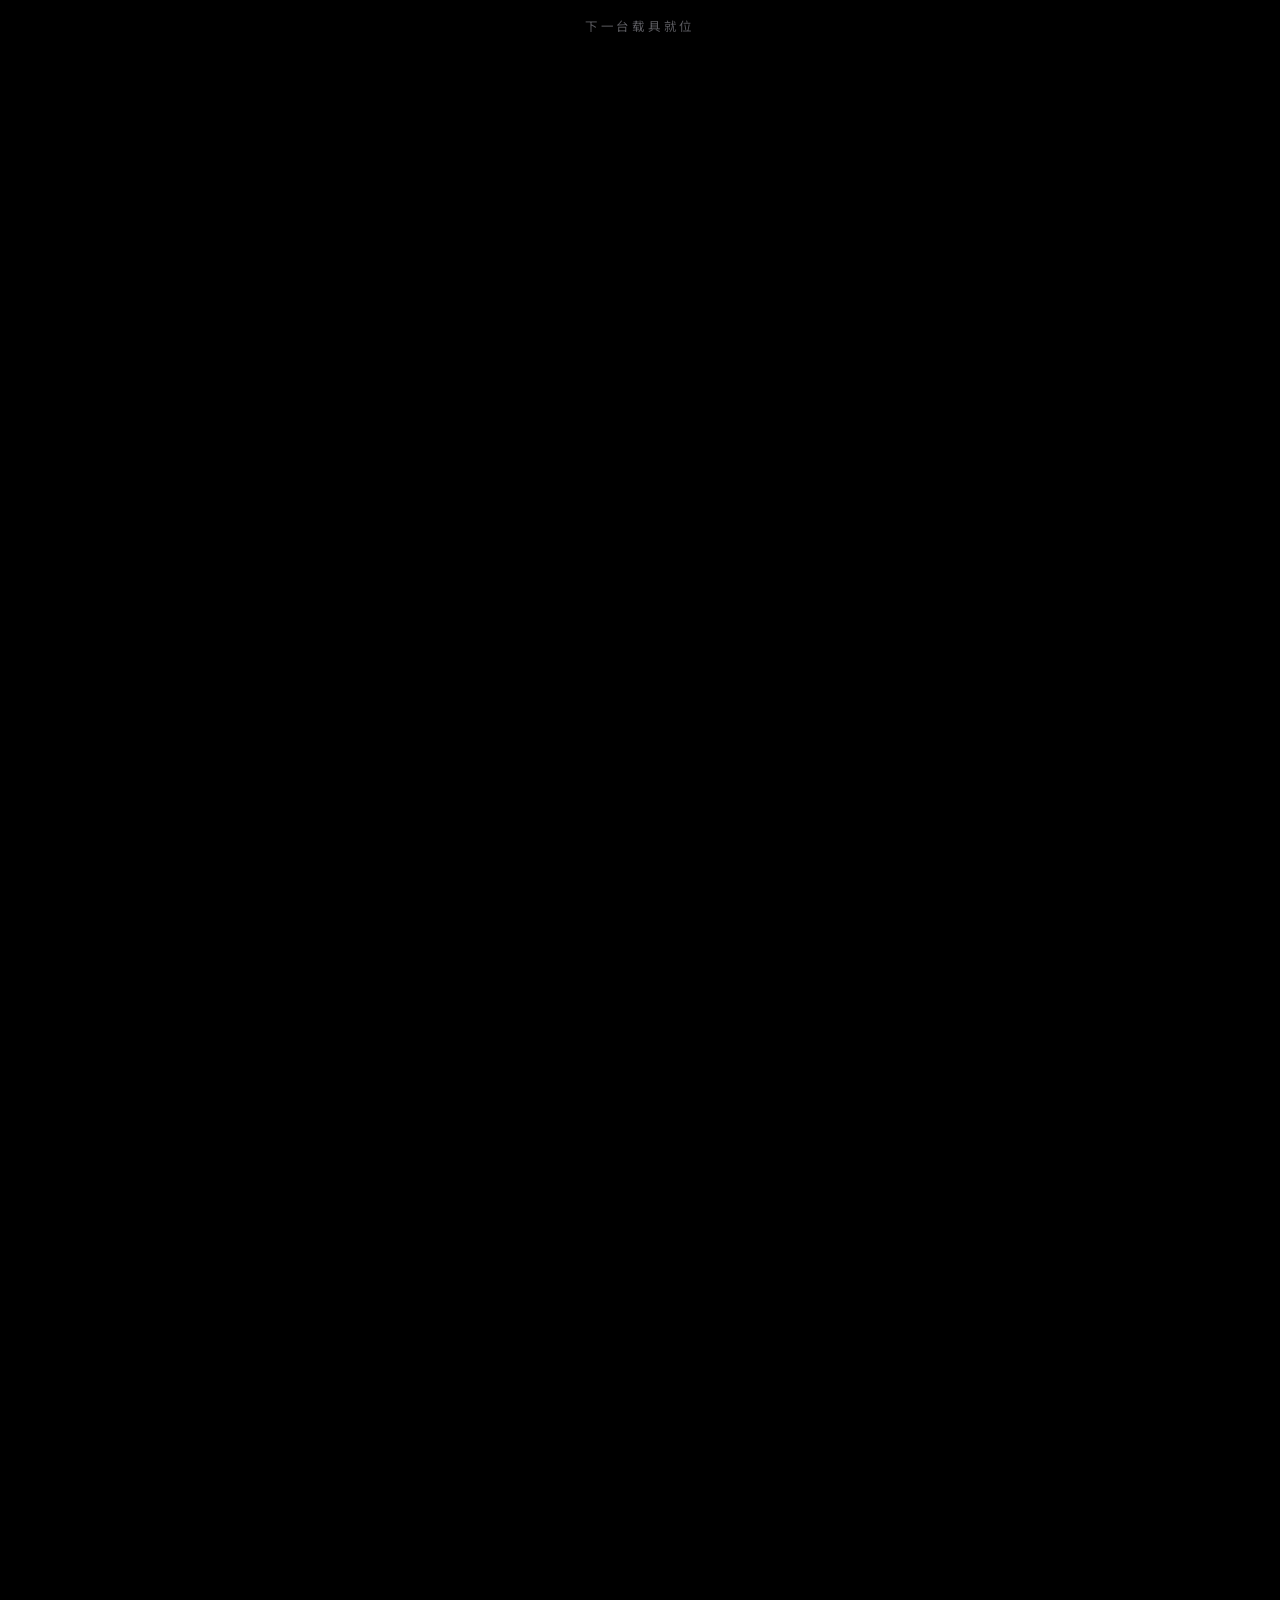
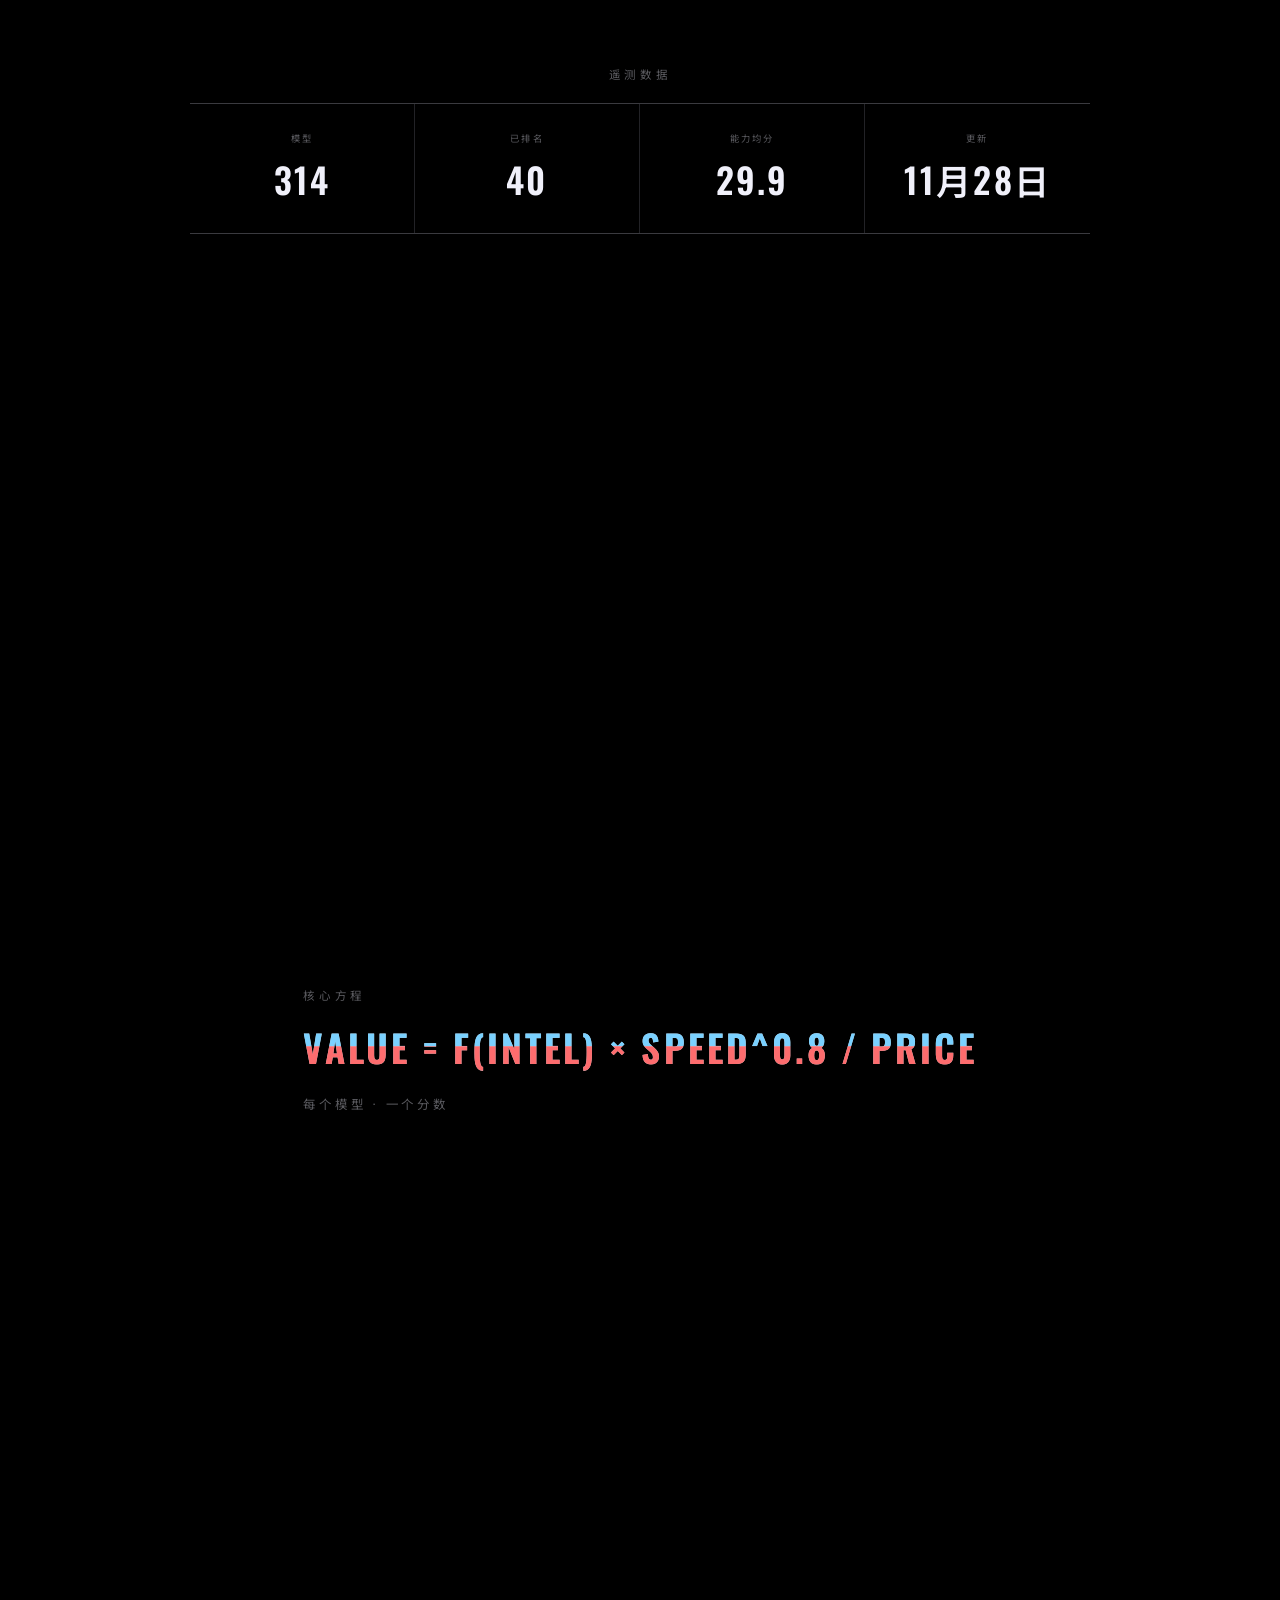
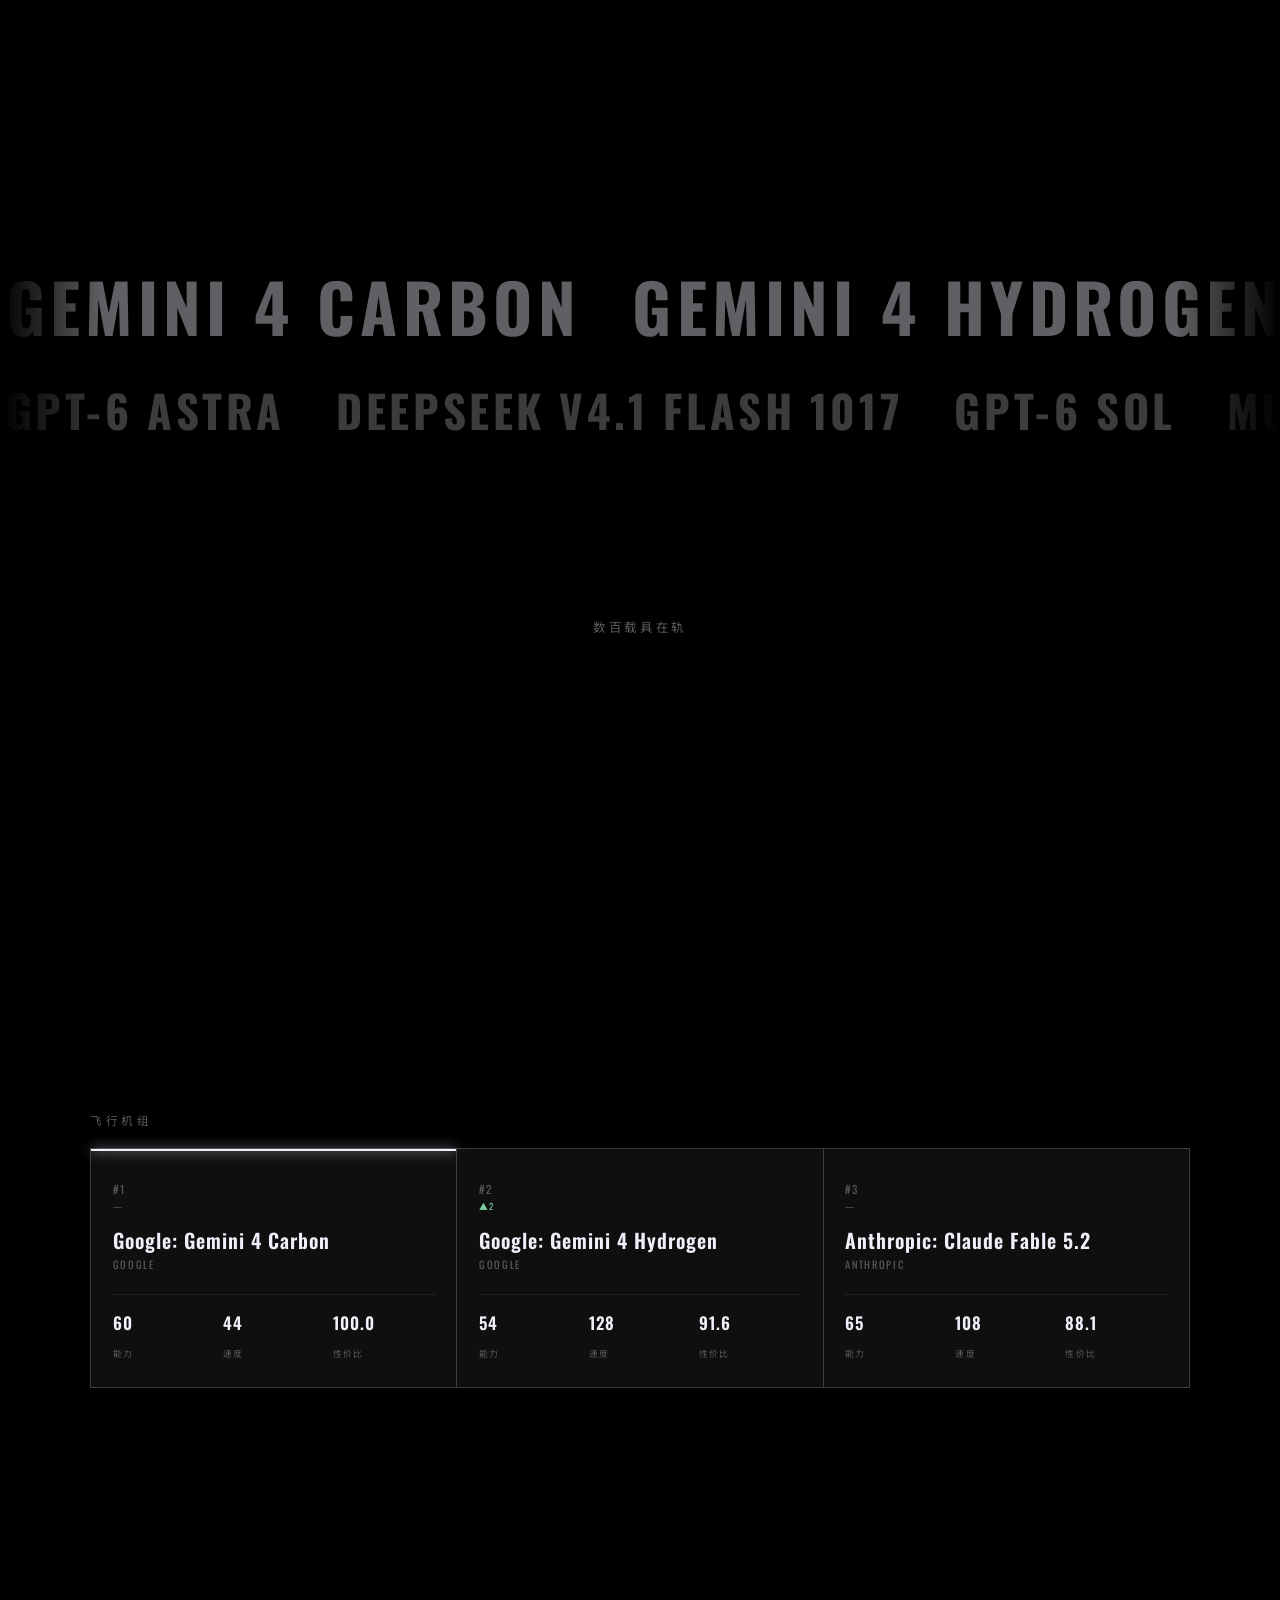
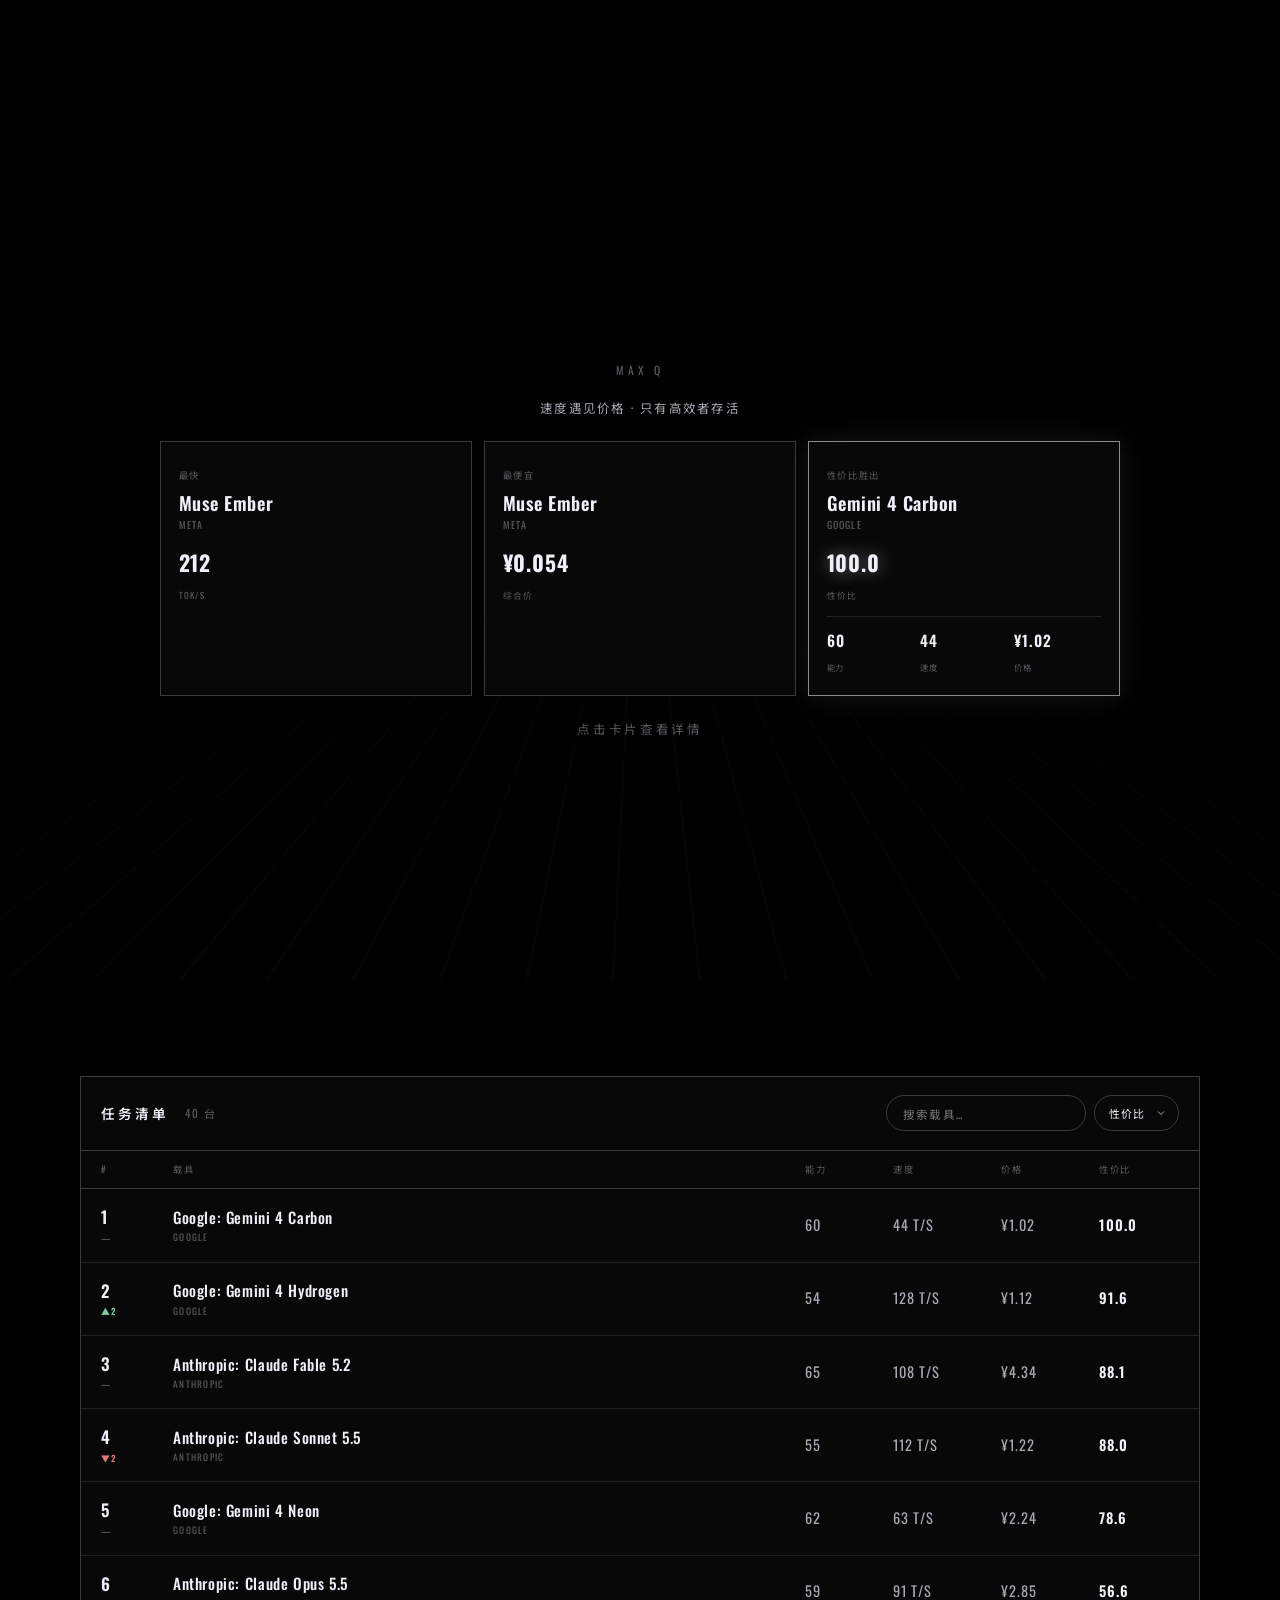
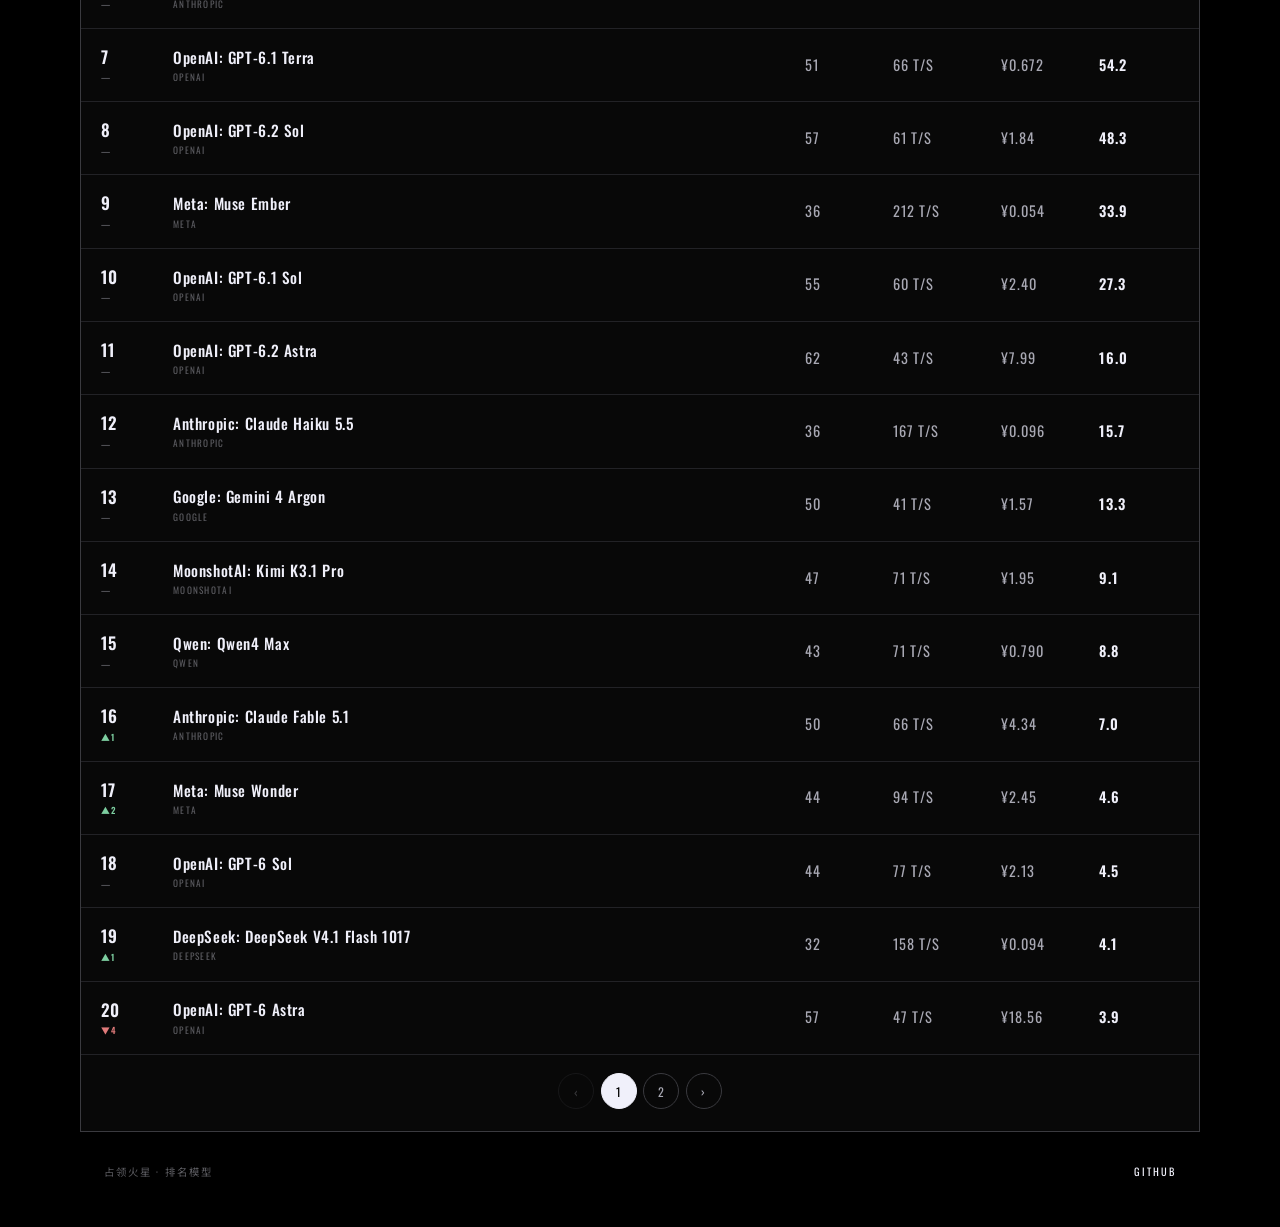
<file: spacex.html>
<!DOCTYPE html>
<html lang="zh-CN" data-theme="dark">
<head>
    <meta charset="UTF-8">
    <meta name="viewport" content="width=device-width, initial-scale=1.0">
    <title>LLM VALUE RANKINGS · SPACEX</title>
    <meta name="description" content="SpaceX cinematic scroll experience for LLM value rankings.">
    <meta name="theme-color" content="#000000">
    <meta name="app-version" content="20250709sx9">
    <link rel="preconnect" href="https://fonts.googleapis.com">
    <link rel="preconnect" href="https://fonts.gstatic.com" crossorigin>
    <link href="https://fonts.googleapis.com/css2?family=Oswald:wght@400;500;600;700&family=Noto+Sans+SC:wght@400;500;600;700&display=swap" rel="stylesheet">
    <link rel="stylesheet" href="css/spacex.css?v=20250709sx9">
    <link rel="icon" href="data:image/svg+xml,<svg xmlns='http://www.w3.org/2000/svg' viewBox='0 0 32 32'><rect width='32' height='32' fill='%23000'/><path d='M16 4 L20 20 L16 28 L12 20 Z' fill='%23f0f0fa'/></svg>">
</head>
<body>
    <canvas class="sx-canvas" id="sx-canvas" aria-hidden="true"></canvas>

    <div class="sx-space" aria-hidden="true">
        <div class="sx-stars" id="sx-stars"></div>
        <div class="sx-stars sx-stars-far" id="sx-stars-far"></div>
        <div class="sx-nebula" id="sx-nebula"></div>
        <div class="sx-horizon" id="sx-horizon"></div>
        <div class="sx-glow" id="sx-glow"></div>
        <div class="sx-scanlines"></div>
        <div class="sx-vignette"></div>
    </div>

    <div class="sx-progress" aria-hidden="true"><i id="sx-progress-bar"></i></div>

    <header class="sx-nav">
        <div class="sx-nav-inner">
            <a class="sx-brand" href="spacex.html">
                <span class="sx-brand-mark">◆</span>
                <span class="sx-brand-text">LLM VALUE RANKINGS</span>
            </a>
            <div class="sx-nav-actions">
                <a class="sx-pill" id="github-star" href="https://github.com/yyh-001/llm-value-rankings" target="_blank" rel="noopener">
                    STAR <span id="star-count">—</span>
                </a>
                <div class="sx-style">
                    <label class="sx-style-label" for="style-select" data-i18n="style_label">STYLE</label>
                    <select id="style-select" class="sx-select" aria-label="Switch visual style">
                        <option value="classic" data-i18n="style_classic">经典</option>
                        <option value="spacex" data-i18n="style_spacex" selected>SpaceX</option>
                        <option value="editorial" data-i18n="style_editorial">极简</option>
                        <option value="apple" data-i18n="style_apple">Apple</option>
                        <option value="eva" data-i18n="style_eva">EVA</option>
                    </select>
                </div>
                <button type="button" class="sx-icon" id="lang-toggle" aria-label="Switch language">
                    <span id="lang-label">EN</span>
                </button>
            </div>
        </div>
    </header>

    <main class="sx-scroll">
        <!-- 1 Hero -->
        <section class="sx-screen sx-screen-hero is-inview" data-screen="hero">
            <div class="sx-screen-inner">
                <p class="sx-kicker sx-pulse-text" data-i18n="kicker">MISSION BRIEFING</p>
                <h1 class="sx-title sx-title-split" data-i18n="title">VALUE LEADERBOARD</h1>
                <p class="sx-lede" data-i18n="subtitle">INTEL × SPEED^0.8 / PRICE · OPENROUTER TELEMETRY</p>
                <button type="button" class="sx-scroll-hint" id="scroll-hint" data-i18n="scroll">SCROLL</button>
            </div>
            <div class="sx-rocket" aria-hidden="true">
                <div class="sx-rocket-body"></div>
                <div class="sx-rocket-flame"></div>
            </div>
            <div class="sx-hero-trail" aria-hidden="true"></div>
        </section>

        <!-- 2 Sticky countdown scrub with model reveal -->
        <section class="sx-pin" data-screen="countdown" id="pin-countdown">
            <div class="sx-pin-sticky">
                <p class="sx-kicker sx-countdown-kicker" data-i18n="fx_countdown">GO FOR LAUNCH</p>
                <div class="sx-countdown-stage">
                    <div class="sx-fx-countdown-num" id="countdown-num">T-10</div>
                    <article class="sx-launch-vehicle" id="launch-vehicle" hidden>
                        <div class="sx-launch-rank" id="launch-rank">#1</div>
                        <h3 class="sx-launch-name" id="launch-name">—</h3>
                        <p class="sx-launch-provider" id="launch-provider">—</p>
                        <div class="sx-launch-metrics">
                            <div><b id="launch-intel">—</b><span data-i18n="intel">INTEL</span></div>
                            <div><b id="launch-speed">—</b><span data-i18n="speed">SPEED</span></div>
                            <div><b id="launch-value">—</b><span data-i18n="value">VALUE</span></div>
                        </div>
                    </article>
                </div>
                <div class="sx-launch-queue" id="launch-queue" aria-hidden="true"></div>
                <div class="sx-launch-bar"><i id="launch-bar-fill"></i></div>
                <p class="sx-fx-caption" id="countdown-caption" data-i18n="fx_vehicle">NEXT VEHICLE ON PAD</p>
            </div>
        </section>

        <!-- 3 Telemetry -->
        <section class="sx-screen sx-screen-stats" data-screen="stats">
            <div class="sx-screen-inner">
                <p class="sx-kicker" data-i18n="telemetry">TELEMETRY</p>
                <div class="sx-telemetry" id="stats-bar">
                    <div class="sx-tel" data-stagger="0">
                        <span class="sx-tel-label" data-i18n="stat_total">MODELS</span>
                        <span class="sx-tel-value" id="total-models">—</span>
                    </div>
                    <div class="sx-tel" data-stagger="1">
                        <span class="sx-tel-label" data-i18n="stat_ranked">RANKED</span>
                        <span class="sx-tel-value" id="ranked-models">—</span>
                    </div>
                    <div class="sx-tel" data-stagger="2">
                        <span class="sx-tel-label" data-i18n="stat_avg">INTEL AVG</span>
                        <span class="sx-tel-value" id="avg-intelligence">—</span>
                    </div>
                    <div class="sx-tel" data-stagger="3">
                        <span class="sx-tel-label" data-i18n="stat_updated">UPDATED</span>
                        <span class="sx-tel-value" id="last-updated">—</span>
                    </div>
                </div>
            </div>
        </section>

        <!-- 4 Glitch formula -->
        <section class="sx-screen sx-screen-fx sx-fx-glitch" data-screen="formula">
            <div class="sx-glitch-wrap">
                <p class="sx-kicker" data-i18n="formula_label">CORE EQUATION</p>
                <h2 class="sx-glitch-text" data-text="VALUE = f(INTEL) × SPEED^0.8 / PRICE">
                    VALUE = f(INTEL) × SPEED^0.8 / PRICE
                </h2>
                <p class="sx-fx-caption" data-i18n="fx_formula">EVERY MODEL. ONE SCORE.</p>
            </div>
        </section>

        <!-- 5 Auto marquee -->
        <section class="sx-screen sx-screen-fx sx-fx-marquee" data-screen="marquee">
            <div class="sx-marquee" aria-hidden="true">
                <div class="sx-marquee-track" id="sx-marquee-track">
                    <span>LLM</span><span>VALUE</span><span>RANKINGS</span><span>OPENROUTER</span>
                    <span>LLM</span><span>VALUE</span><span>RANKINGS</span><span>OPENROUTER</span>
                </div>
            </div>
            <div class="sx-marquee sx-marquee-reverse" aria-hidden="true">
                <div class="sx-marquee-track" id="sx-marquee-track-2">
                    <span>INTEL</span><span>SPEED</span><span>PRICE</span><span>VALUE</span>
                    <span>INTEL</span><span>SPEED</span><span>PRICE</span><span>VALUE</span>
                </div>
            </div>
            <p class="sx-fx-caption sx-fx-caption-overlay" data-i18n="fx_marquee">HUNDREDS OF VEHICLES IN ORBIT</p>
        </section>

        <!-- 6 Crew -->
        <section class="sx-screen sx-screen-crew" data-screen="crew" id="podium-section">
            <div class="sx-screen-inner">
                <p class="sx-kicker" data-i18n="top3">FLIGHT CREW</p>
                <div class="sx-podium" id="podium">
                    <div class="sx-empty" data-i18n="loading">ACQUIRING SIGNAL…</div>
                </div>
            </div>
        </section>

        <!-- 7 Efficiency leaders — always show real models -->
        <section class="sx-screen sx-screen-duel" data-screen="warp" id="pin-warp">
            <div class="sx-warp-lines" id="warp-lines" aria-hidden="true"></div>
            <div class="sx-warp-panel sx-screen-inner">
                <p class="sx-kicker" data-i18n="fx_warp_title">MAX Q</p>
                <p class="sx-warp-sub" data-i18n="fx_warp">速度遇见价格 · 只有高效者存活</p>

                <div class="sx-duel-grid" id="warp-duel">
                    <article class="sx-duel-card" id="duel-speed" data-side="speed">
                        <span class="sx-duel-tag" data-i18n="duel_speed">最快</span>
                        <h3 class="sx-duel-name" id="duel-speed-name">—</h3>
                        <p class="sx-duel-meta" id="duel-speed-meta">—</p>
                        <div class="sx-duel-stat"><b id="duel-speed-val">—</b><span>TOK/S</span></div>
                    </article>
                    <article class="sx-duel-card" id="duel-price" data-side="price">
                        <span class="sx-duel-tag" data-i18n="duel_price">最便宜</span>
                        <h3 class="sx-duel-name" id="duel-price-name">—</h3>
                        <p class="sx-duel-meta" id="duel-price-meta">—</p>
                        <div class="sx-duel-stat"><b id="duel-price-val">—</b><span data-i18n="blended">综合价</span></div>
                    </article>
                    <article class="sx-duel-card sx-duel-card-winner" id="duel-winner" data-side="value">
                        <span class="sx-duel-tag" data-i18n="duel_value">性价比胜出</span>
                        <h3 class="sx-duel-name" id="duel-value-name">—</h3>
                        <p class="sx-duel-meta" id="duel-value-meta">—</p>
                        <div class="sx-duel-stat accent"><b id="duel-value-val">—</b><span data-i18n="value">性价比</span></div>
                        <div class="sx-duel-winner-grid">
                            <div><b id="duel-value-intel">—</b><span data-i18n="intel">能力</span></div>
                            <div><b id="duel-value-speed">—</b><span data-i18n="speed">速度</span></div>
                            <div><b id="duel-value-price">—</b><span data-i18n="price">价格</span></div>
                        </div>
                    </article>
                </div>
                <p class="sx-fx-caption" id="warp-caption" data-i18n="duel_hint_done">点击卡片查看详情</p>
            </div>
        </section>

        <!-- 8 Manifest -->
        <section class="sx-screen sx-screen-manifest" data-screen="manifest">
            <div class="sx-manifest-wrap">
                <div class="sx-manifest-bar">
                    <div class="sx-section-head">
                        <h2 data-i18n="board">MANIFEST</h2>
                        <span class="sx-count" id="results-count">—</span>
                    </div>
                    <div class="sx-controls">
                        <input type="search" id="search-input" class="sx-input" data-i18n-placeholder="search_ph" placeholder="SEARCH VEHICLE…" autocomplete="off">
                        <select id="sort-select" class="sx-select sx-select-wide">
                            <option value="value" data-i18n="sort_value">VALUE</option>
                            <option value="intelligence" data-i18n="sort_intel">INTEL</option>
                            <option value="speed" data-i18n="sort_speed">SPEED</option>
                            <option value="price" data-i18n="sort_price">PRICE</option>
                        </select>
                    </div>
                </div>

                <div class="sx-cols" aria-hidden="true">
                    <span data-i18n="col_rank">#</span>
                    <span data-i18n="col_model">VEHICLE</span>
                    <span data-i18n="col_intel">INTEL</span>
                    <span data-i18n="col_speed">SPEED</span>
                    <span data-i18n="col_price">PRICE</span>
                    <span data-i18n="col_value">VALUE</span>
                </div>
                <div class="sx-list" id="rankings-list">
                    <div class="sx-empty" data-i18n="loading">ACQUIRING SIGNAL…</div>
                </div>
                <div class="sx-pager" id="pagination"></div>
            </div>
        </section>

        <footer class="sx-footer">
            <span data-i18n="footer">OCCUPY MARS · RANK MODELS</span>
            <a href="https://github.com/yyh-001/llm-value-rankings" target="_blank" rel="noopener">GITHUB</a>
        </footer>
    </main>

    <div class="sx-modal hidden" id="detail-modal" role="dialog" aria-modal="true" aria-labelledby="modal-title">
        <div class="sx-modal-backdrop" id="modal-backdrop"></div>
        <div class="sx-modal-panel">
            <button type="button" class="sx-modal-close" id="modal-close" aria-label="Close">×</button>
            <div id="modal-body"></div>
        </div>
    </div>

    <script src="js/spacex.js?v=20250709sx11"></script>
</body>
</html>
</file>
<file: css/style.css>
/* ===== CSS Variables — SpaceX cinematic ===== */
:root {
    --font-display: 'Oswald', 'Noto Sans SC', Impact, sans-serif;
    --font-sans: 'Oswald', 'Noto Sans SC', Arial Narrow, Arial, sans-serif;
    --font-mono: 'Oswald', 'Noto Sans SC', ui-monospace, monospace;

    --bg-primary: #000000;
    --bg-secondary: #0a0a0a;
    --bg-tertiary: #121214;
    --bg-elevated: #161618;
    --text-primary: #f0f0fa;
    --text-secondary: #a8a8b3;
    --text-muted: #5a5a5f;
    --border-color: #3a3a3f;
    --border-subtle: #222226;

    --accent-primary: #f0f0fa;
    --accent-secondary: #ffffff;
    --accent-tertiary: #c8c8d4;
    --accent-gradient: linear-gradient(180deg, #ffffff 0%, #f0f0fa 100%);
    --accent-glow: rgba(240, 240, 250, 0.08);

    --success: #7dcea0;
    --warning: #e8c547;
    --danger: #e07a7a;

    --gold: #f0f0fa;
    --silver: #a8a8b3;
    --bronze: #7a7a82;
    --podium-gold-bg: transparent;
    --podium-silver-bg: transparent;
    --podium-bronze-bg: transparent;

    --shadow-sm: none;
    --shadow-md: none;
    --shadow-lg: 0 24px 64px rgba(0, 0, 0, 0.65);
    --shadow-glow: none;

    --radius-sm: 0;
    --radius-md: 0;
    --radius-lg: 0;
    --radius-xl: 0;
    --radius-pill: 32px;

    --header-height: 64px;
    --row-top-bg: #0e0e10;
    --sticky-bg: #0a0a0a;
    --sticky-bg-header: #000000;
    --sticky-bg-hover: #141416;
    --sticky-bg-top: var(--row-top-bg);
}

[data-theme="light"] {
    --bg-primary: #f0f0fa;
    --bg-secondary: #ffffff;
    --bg-tertiary: #e8e8f0;
    --bg-elevated: #ffffff;
    --text-primary: #000000;
    --text-secondary: #3a3a3f;
    --text-muted: #5a5a5f;
    --border-color: #c8c8d0;
    --border-subtle: #e0e0e8;

    --accent-primary: #000000;
    --accent-secondary: #111111;
    --accent-tertiary: #3a3a3f;
    --accent-gradient: linear-gradient(180deg, #000000 0%, #1a1a1a 100%);
    --accent-glow: rgba(0, 0, 0, 0.06);

    --success: #1a7a4c;
    --warning: #9a7a10;
    --danger: #b04040;

    --shadow-lg: 0 24px 64px rgba(0, 0, 0, 0.12);
    --row-top-bg: #eaeaf2;
    --sticky-bg: #ffffff;
    --sticky-bg-header: #f0f0fa;
    --sticky-bg-hover: #e8e8f0;
    --sticky-bg-top: var(--row-top-bg);
}

/* ===== Reset & Base ===== */
*, *::before, *::after {
    box-sizing: border-box;
    margin: 0;
    padding: 0;
}

html {
    scroll-behavior: smooth;
}

body {
    font-family: var(--font-sans);
    background-color: var(--bg-primary);
    color: var(--text-primary);
    line-height: 1.55;
    transition: background-color 0.35s, color 0.35s;
    min-height: 100vh;
    letter-spacing: 0.02em;
}

a {
    color: var(--text-primary);
    text-decoration: none;
    transition: opacity 0.2s;
}

a:hover {
    opacity: 0.7;
    color: var(--text-primary);
}

.container {
    max-width: 1240px;
    margin: 0 auto;
    padding: 0 1.75rem;
}

.header .container {
    padding-left: 2rem;
    padding-right: 1.75rem;
}

/* ===== Background — deep space ===== */
.bg-decoration {
    position: fixed;
    inset: 0;
    pointer-events: none;
    z-index: 0;
    overflow: hidden;
    background: #000;
}

.bg-stars {
    position: absolute;
    inset: 0;
    background-image:
        radial-gradient(1px 1px at 8% 12%, rgba(240, 240, 250, 0.7), transparent),
        radial-gradient(1px 1px at 22% 38%, rgba(240, 240, 250, 0.45), transparent),
        radial-gradient(1.5px 1.5px at 41% 18%, rgba(240, 240, 250, 0.55), transparent),
        radial-gradient(1px 1px at 58% 62%, rgba(240, 240, 250, 0.35), transparent),
        radial-gradient(1px 1px at 73% 28%, rgba(240, 240, 250, 0.6), transparent),
        radial-gradient(1.5px 1.5px at 88% 48%, rgba(240, 240, 250, 0.4), transparent),
        radial-gradient(1px 1px at 15% 78%, rgba(240, 240, 250, 0.3), transparent),
        radial-gradient(1px 1px at 66% 88%, rgba(240, 240, 250, 0.5), transparent),
        radial-gradient(1px 1px at 92% 8%, rgba(240, 240, 250, 0.45), transparent),
        radial-gradient(1px 1px at 35% 55%, rgba(240, 240, 250, 0.25), transparent);
    opacity: 0.55;
    animation: starDrift 120s linear infinite;
}

.bg-horizon {
    position: absolute;
    left: -20%;
    right: -20%;
    bottom: -35%;
    height: 70%;
    background:
        radial-gradient(ellipse 70% 45% at 50% 100%, rgba(80, 90, 120, 0.22), transparent 70%),
        radial-gradient(ellipse 50% 30% at 30% 90%, rgba(120, 80, 60, 0.12), transparent 65%);
    filter: blur(2px);
}

.bg-eva {
    display: none;
}

[data-theme="light"] .bg-decoration {
    background: #f0f0fa;
}

[data-theme="light"] .bg-stars {
    opacity: 0.12;
    filter: invert(1);
}

[data-theme="light"] .bg-horizon {
    background:
        radial-gradient(ellipse 70% 45% at 50% 100%, rgba(180, 185, 210, 0.35), transparent 70%);
}

@keyframes starDrift {
    from { transform: translateY(0); }
    to { transform: translateY(-40px); }
}

/* ===== Header ===== */
.header {
    position: sticky;
    top: 0;
    z-index: 100;
    background: rgba(0, 0, 0, 0.72);
    border-bottom: 1px solid rgba(240, 240, 250, 0.12);
    backdrop-filter: blur(16px) saturate(120%);
    -webkit-backdrop-filter: blur(16px) saturate(120%);
}

[data-theme="light"] .header {
    background: rgba(240, 240, 250, 0.85);
    border-bottom-color: rgba(0, 0, 0, 0.12);
}

.header-content {
    display: flex;
    align-items: center;
    justify-content: space-between;
    height: var(--header-height);
    gap: 1rem;
}

.site-nav {
    display: flex;
    align-items: center;
    gap: 0.25rem;
    margin-right: auto;
    margin-left: 1.25rem;
}

.site-nav-link {
    font-size: 0.82rem;
    color: var(--text-muted);
    padding: 0.35rem 0.7rem;
    border-radius: var(--radius-pill);
    white-space: nowrap;
}

.site-nav-link:hover,
.site-nav-link.active {
    color: var(--text-primary);
    background: var(--accent-glow);
    opacity: 1;
}

.logo {
    display: flex;
    align-items: center;
    gap: 0.7rem;
    min-width: 0;
    padding-left: 0.35rem;
}

.logo-text-group {
    display: flex;
    flex-direction: column;
    gap: 0.1rem;
    min-width: 0;
}

.logo-text {
    font-family: var(--font-display);
    font-size: 0.95rem;
    font-weight: 700;
    color: var(--text-primary);
    letter-spacing: 0.14em;
    text-transform: uppercase;
    line-height: 1.15;
    white-space: nowrap;
    overflow: hidden;
    text-overflow: ellipsis;
}

.logo-sub {
    font-size: 0.62rem;
    color: var(--text-muted);
    font-weight: 400;
    letter-spacing: 0.12em;
    text-transform: uppercase;
    white-space: nowrap;
    overflow: hidden;
    text-overflow: ellipsis;
}

.header-actions {
    display: flex;
    gap: 0.5rem;
    align-items: center;
    flex-shrink: 0;
}

.style-switcher {
    display: inline-flex;
    align-items: center;
    gap: 0.4rem;
}

.style-switcher-label {
    font-size: 0.62rem;
    font-weight: 700;
    letter-spacing: 0.14em;
    text-transform: uppercase;
    color: var(--text-muted);
    white-space: nowrap;
}

.style-select {
    appearance: none;
    -webkit-appearance: none;
    height: 36px;
    padding: 0 1.7rem 0 0.75rem;
    border: 1px solid rgba(240, 240, 250, 0.28);
    border-radius: var(--radius-pill);
    background-color: rgba(240, 240, 250, 0.06);
    background-image: url("data:image/svg+xml,%3Csvg xmlns='http://www.w3.org/2000/svg' width='12' height='12' viewBox='0 0 24 24' fill='none' stroke='%23a8a8b3' stroke-width='2'%3E%3Cpath d='M6 9l6 6 6-6'/%3E%3C/svg%3E");
    background-repeat: no-repeat;
    background-position: right 0.55rem center;
    color: var(--text-primary);
    font-family: var(--font-sans);
    font-size: 0.7rem;
    font-weight: 700;
    letter-spacing: 0.1em;
    text-transform: uppercase;
    cursor: pointer;
    transition: border-color 0.2s, background 0.2s;
}

.style-select:hover,
.style-select:focus {
    outline: none;
    border-color: var(--text-primary);
    background-color: rgba(240, 240, 250, 0.1);
}

.style-select option {
    background: #0a0a0a;
    color: #f0f0fa;
}

.btn-github {
    display: inline-flex;
    align-items: center;
    gap: 0.4rem;
    height: 36px;
    padding: 0 1.1rem;
    background: rgba(240, 240, 250, 0.06);
    border: 1px solid rgba(240, 240, 250, 0.35);
    border-radius: var(--radius-pill);
    color: var(--text-primary);
    font-size: 0.72rem;
    font-weight: 700;
    letter-spacing: 0.12em;
    text-transform: uppercase;
    text-decoration: none;
    transition: background 0.2s, border-color 0.2s, opacity 0.2s;
    white-space: nowrap;
}

.btn-github:hover {
    background: rgba(240, 240, 250, 0.12);
    border-color: var(--text-primary);
    color: var(--text-primary);
    opacity: 1;
}

[data-theme="light"] .btn-github {
    background: rgba(0, 0, 0, 0.04);
    border-color: rgba(0, 0, 0, 0.35);
}

.github-icon {
    width: 12px;
    height: 12px;
    color: var(--text-primary);
}

.star-count {
    display: inline-flex;
    align-items: center;
    justify-content: center;
    min-width: 1.1rem;
    padding: 0.05rem 0.35rem;
    background: rgba(240, 240, 250, 0.1);
    border-radius: var(--radius-pill);
    font-size: 0.68rem;
    color: var(--text-secondary);
    font-variant-numeric: tabular-nums;
    letter-spacing: 0.04em;
}

.btn-icon {
    display: inline-flex;
    align-items: center;
    justify-content: center;
    width: 36px;
    height: 36px;
    background: transparent;
    border: 1px solid rgba(240, 240, 250, 0.28);
    border-radius: 50%;
    cursor: pointer;
    font-size: 0.75rem;
    transition: background 0.2s, border-color 0.2s;
    color: var(--text-primary);
}

.btn-icon svg {
    width: 15px;
    height: 15px;
}

.btn-icon:hover {
    background: rgba(240, 240, 250, 0.1);
    border-color: var(--text-primary);
    color: var(--text-primary);
}

[data-theme="light"] .btn-icon {
    border-color: rgba(0, 0, 0, 0.28);
}

.btn-lang {
    font-size: 0.7rem;
    font-weight: 700;
    letter-spacing: 0.14em;
}

[data-theme="light"] .icon-moon { display: none; }
[data-theme="dark"] .icon-sun { display: none; }

/* ===== Hero — cinematic title card ===== */
.hero {
    position: relative;
    z-index: 1;
    min-height: min(72vh, 640px);
    display: flex;
    align-items: center;
    padding: 5rem 0 3.5rem;
    text-align: center;
    overflow: hidden;
}

.hero-atmosphere {
    position: absolute;
    inset: 0;
    background:
        linear-gradient(180deg, transparent 0%, rgba(0, 0, 0, 0.35) 55%, var(--bg-primary) 100%),
        radial-gradient(ellipse 90% 60% at 50% 20%, rgba(90, 100, 140, 0.18), transparent 60%),
        radial-gradient(ellipse 50% 40% at 70% 60%, rgba(140, 70, 40, 0.1), transparent 55%);
    pointer-events: none;
}

[data-theme="light"] .hero-atmosphere {
    background:
        linear-gradient(180deg, transparent 0%, rgba(240, 240, 250, 0.5) 70%, var(--bg-primary) 100%),
        radial-gradient(ellipse 90% 60% at 50% 20%, rgba(160, 165, 190, 0.25), transparent 60%);
}

.hero-inner {
    position: relative;
    width: 100%;
}

.hero-badge {
    display: inline-block;
    margin: 0 0 1.5rem;
    padding: 0;
    background: none;
    border: none;
    font-size: 0.72rem;
    font-weight: 500;
    color: var(--text-secondary);
    letter-spacing: 0.28em;
    text-transform: uppercase;
    animation: fadeRise 0.9s ease both;
}

.hero-title {
    font-family: var(--font-display);
    font-size: clamp(2.4rem, 7vw, 4.75rem);
    font-weight: 700;
    letter-spacing: 0.06em;
    text-transform: uppercase;
    margin-bottom: 1.25rem;
    color: var(--text-primary);
    line-height: 0.98;
    max-width: 16ch;
    margin-left: auto;
    margin-right: auto;
    text-shadow: 0 2px 40px rgba(0, 0, 0, 0.45);
    animation: fadeRise 1s 0.08s ease both;
}

.hero-desc {
    font-size: 0.95rem;
    font-weight: 400;
    color: var(--text-secondary);
    max-width: 480px;
    margin: 0 auto 2.75rem;
    line-height: 1.7;
    letter-spacing: 0.04em;
    animation: fadeRise 1s 0.16s ease both;
}

.stats-bar {
    display: grid;
    grid-template-columns: repeat(4, minmax(0, 1fr));
    gap: 0;
    width: 100%;
    max-width: 900px;
    margin: 0 auto;
    background: transparent;
    border: 1px solid rgba(240, 240, 250, 0.2);
    border-radius: 0;
    overflow: hidden;
    animation: fadeRise 1s 0.24s ease both;
}

[data-theme="light"] .stats-bar {
    border-color: rgba(0, 0, 0, 0.18);
}

.stat-card {
    display: flex;
    flex-direction: column;
    align-items: center;
    gap: 0.35rem;
    padding: 1.35rem 1rem;
    background: rgba(0, 0, 0, 0.35);
    border: none;
    border-radius: 0;
    box-shadow: none;
    min-width: 0;
    transition: background 0.25s;
    position: relative;
    backdrop-filter: blur(8px);
}

[data-theme="light"] .stat-card {
    background: rgba(255, 255, 255, 0.55);
}

.stat-card + .stat-card::before {
    content: '';
    position: absolute;
    left: 0;
    top: 18%;
    bottom: 18%;
    width: 1px;
    background: rgba(240, 240, 250, 0.18);
}

[data-theme="light"] .stat-card + .stat-card::before {
    background: rgba(0, 0, 0, 0.12);
}

.stat-card:hover {
    transform: none;
    box-shadow: none;
    background: rgba(240, 240, 250, 0.06);
}

[data-theme="light"] .stat-card:hover {
    background: rgba(0, 0, 0, 0.04);
}

.stat-value {
    font-family: var(--font-display);
    font-size: clamp(1.35rem, 2.5vw, 1.85rem);
    font-weight: 700;
    color: var(--text-primary);
    letter-spacing: 0.04em;
    font-variant-numeric: tabular-nums;
    line-height: 1;
}

.stat-label {
    font-size: 0.65rem;
    color: var(--text-muted);
    font-weight: 500;
    letter-spacing: 0.18em;
    text-transform: uppercase;
}

@keyframes fadeRise {
    from { opacity: 0; transform: translateY(18px); }
    to { opacity: 1; transform: translateY(0); }
}

/* ===== Section Title ===== */
.section-title {
    font-family: var(--font-display);
    font-size: clamp(1.15rem, 2.5vw, 1.65rem);
    font-weight: 700;
    margin-bottom: 1.35rem;
    color: var(--text-primary);
    letter-spacing: 0.16em;
    text-transform: uppercase;
}

/* ===== Podium ===== */
.podium-section {
    position: relative;
    z-index: 1;
    margin-bottom: 2.5rem;
}

.podium {
    display: grid;
    grid-template-columns: repeat(3, 1fr);
    gap: 1px;
    align-items: stretch;
    background: rgba(240, 240, 250, 0.18);
    border: 1px solid rgba(240, 240, 250, 0.18);
}

[data-theme="light"] .podium {
    background: rgba(0, 0, 0, 0.12);
    border-color: rgba(0, 0, 0, 0.12);
}

.podium-card {
    background: rgba(0, 0, 0, 0.72);
    border: none;
    border-radius: 0;
    padding: 1.75rem 1.35rem;
    text-align: left;
    cursor: pointer;
    transition: background 0.25s;
    position: relative;
    overflow: hidden;
    backdrop-filter: blur(10px);
}

[data-theme="light"] .podium-card {
    background: rgba(255, 255, 255, 0.72);
}

.podium-card::before {
    display: none;
}

.podium-card:hover {
    transform: none;
    box-shadow: none;
    background: rgba(240, 240, 250, 0.08);
}

[data-theme="light"] .podium-card:hover {
    background: rgba(0, 0, 0, 0.04);
}

.podium-card.podium-place-1 {
    order: 2;
    background: rgba(240, 240, 250, 0.06);
}

.podium-card.podium-place-2 {
    order: 1;
}

.podium-card.podium-place-3 {
    order: 3;
}

[data-theme="light"] .podium-card.podium-place-1 {
    background: rgba(0, 0, 0, 0.04);
}

.podium-medal-wrap {
    display: flex;
    justify-content: flex-start;
    margin-bottom: 0.75rem;
}

.podium-medal {
    font-family: var(--font-display);
    font-size: 0.85rem;
    font-weight: 700;
    line-height: 1;
    color: var(--text-muted);
    font-variant-numeric: tabular-nums;
    letter-spacing: 0.18em;
    text-transform: uppercase;
    filter: none;
}

.podium-card.podium-place-1 .podium-medal {
    color: var(--text-primary);
}

.podium-rank {
    font-size: 0.68rem;
    font-weight: 500;
    text-transform: uppercase;
    letter-spacing: 0.14em;
    color: var(--text-muted);
    margin-bottom: 0.75rem;
    min-height: 1rem;
}

.podium-name {
    font-family: var(--font-display);
    font-size: 1.05rem;
    font-weight: 700;
    color: var(--text-primary);
    margin-bottom: 0.3rem;
    line-height: 1.25;
    letter-spacing: 0.06em;
    text-transform: uppercase;
}

.podium-provider {
    font-size: 0.72rem;
    color: var(--text-secondary);
    margin-bottom: 1.25rem;
    letter-spacing: 0.12em;
    text-transform: uppercase;
}

.podium-metrics {
    display: grid;
    grid-template-columns: repeat(3, 1fr);
    gap: 0.5rem;
    padding-top: 0.85rem;
    border-top: 1px solid var(--border-subtle);
}

.podium-metric {
    display: flex;
    flex-direction: column;
    gap: 0.12rem;
}

.podium-metric-value {
    font-size: 0.88rem;
    font-weight: 600;
    color: var(--text-primary);
    font-variant-numeric: tabular-nums;
}

.podium-metric-value small {
    font-weight: 500;
    color: var(--text-muted);
}

.podium-metric-label {
    font-size: 0.62rem;
    color: var(--text-muted);
    text-transform: uppercase;
    letter-spacing: 0.04em;
    font-weight: 500;
}

/* ===== Main ===== */
.main {
    position: relative;
    z-index: 1;
}

/* ===== Filters ===== */
.filters {
    margin: 1.25rem 0;
    display: flex;
    flex-wrap: wrap;
    gap: 0.85rem;
    align-items: center;
}

.search-box {
    flex: 1;
    min-width: 240px;
    position: relative;
}

.search-icon {
    position: absolute;
    left: 0.85rem;
    top: 50%;
    transform: translateY(-50%);
    width: 16px;
    height: 16px;
    color: var(--text-muted);
    pointer-events: none;
}

.search-box input {
    width: 100%;
    padding: 0.85rem 1rem 0.85rem 2.5rem;
    border: 1px solid rgba(240, 240, 250, 0.28);
    border-radius: 0;
    background: rgba(0, 0, 0, 0.45);
    color: var(--text-primary);
    font-size: 0.85rem;
    font-family: var(--font-sans);
    letter-spacing: 0.06em;
    transition: border-color 0.2s, background 0.2s;
}

[data-theme="light"] .search-box input {
    background: rgba(255, 255, 255, 0.7);
    border-color: rgba(0, 0, 0, 0.22);
}

.search-box input:focus {
    outline: none;
    border-color: var(--text-primary);
    box-shadow: none;
    background: rgba(0, 0, 0, 0.65);
}

[data-theme="light"] .search-box input:focus {
    background: #fff;
}

.search-box input::placeholder {
    color: var(--text-muted);
}

.results-count {
    font-size: 0.8rem;
    color: var(--text-muted);
    font-weight: 500;
    white-space: nowrap;
}

.filter-toggle {
    display: inline-flex;
    align-items: center;
    gap: 0.65rem;
    cursor: pointer;
    user-select: none;
    font-size: 0.85rem;
    color: var(--text-secondary);
    white-space: nowrap;
}

.filter-toggle input {
    position: absolute;
    opacity: 0;
    width: 0;
    height: 0;
    pointer-events: none;
}

.filter-toggle-track {
    position: relative;
    flex-shrink: 0;
    width: 2.6rem;
    height: 1.4rem;
    border: 1px solid rgba(240, 240, 250, 0.28);
    border-radius: 999px;
    background: rgba(0, 0, 0, 0.55);
    transition: border-color 0.2s, background 0.2s;
}

.filter-toggle-thumb {
    position: absolute;
    top: 50%;
    left: 3px;
    width: 1.05rem;
    height: 1.05rem;
    border-radius: 50%;
    background: #f8fafc;
    box-shadow: 0 1px 3px rgba(0, 0, 0, 0.28);
    transform: translateY(-50%);
    transition: transform 0.2s ease, background 0.2s;
}

.filter-toggle input:checked + .filter-toggle-track {
    border-color: var(--accent);
    background: var(--accent);
}

.filter-toggle input:checked + .filter-toggle-track .filter-toggle-thumb {
    transform: translate(1.15rem, -50%);
    background: #fff;
}

.filter-toggle input:focus-visible + .filter-toggle-track {
    outline: 2px solid var(--accent);
    outline-offset: 2px;
}

[data-theme="light"] .filter-toggle-track {
    background: #e2e8f0;
    border-color: rgba(0, 0, 0, 0.12);
}

[data-theme="light"] .filter-toggle input:checked + .filter-toggle-track {
    background: var(--accent-primary, #6366f1);
    border-color: var(--accent-primary, #6366f1);
}

.filter-toggle-label {
    line-height: 1.3;
}

.filter-controls {
    display: inline-flex;
    align-items: center;
    gap: 0.55rem;
    flex-wrap: wrap;
}

.channel-summary {
    position: relative;
}

.channel-summary-toggle {
    display: inline-flex;
    align-items: center;
    gap: 0.4rem;
    list-style: none;
    cursor: pointer;
    user-select: none;
    min-height: 2.75rem;
    padding: 0.55rem 0.9rem;
    border: 1px solid rgba(240, 240, 250, 0.28);
    border-radius: 0;
    background: rgba(0, 0, 0, 0.45);
    font-size: 0.85rem;
    color: var(--text-secondary);
    letter-spacing: 0.04em;
    transition: border-color 0.2s, color 0.2s, background 0.2s, box-shadow 0.2s;
}

.channel-summary-toggle::-webkit-details-marker {
    display: none;
}

.channel-summary-toggle:hover,
.channel-summary[open] .channel-summary-toggle {
    border-color: var(--accent);
    color: var(--text-primary);
}

[data-theme="light"] .channel-summary-toggle {
    background: rgba(255, 255, 255, 0.7);
    border-color: rgba(0, 0, 0, 0.22);
}

.channel-summary-count {
    font-variant-numeric: tabular-nums;
    color: var(--accent);
}

.channel-summary-chevron {
    width: 14px;
    height: 14px;
    opacity: 0.7;
    transition: transform 0.2s;
}

.channel-summary[open] .channel-summary-chevron {
    transform: rotate(180deg);
}

.channel-summary-panel {
    position: absolute;
    top: calc(100% + 0.4rem);
    right: 0;
    z-index: 30;
    min-width: 300px;
    max-width: min(360px, calc(100vw - 2rem));
    padding: 0.75rem 0.85rem;
    border: 1px solid rgba(240, 240, 250, 0.28);
    border-radius: 0;
    background: rgba(8, 10, 18, 0.96);
    backdrop-filter: blur(12px);
    box-shadow: 0 12px 32px rgba(0, 0, 0, 0.35);
}

[data-theme="light"] .channel-summary-panel {
    background: rgba(255, 255, 255, 0.98);
    border-color: rgba(0, 0, 0, 0.15);
}

.channel-summary-stats {
    margin: 0 0 0.65rem;
    font-size: 0.75rem;
    line-height: 1.45;
    color: var(--text-muted);
}

.channel-summary-list {
    margin: 0;
    padding: 0;
    list-style: none;
}

.channel-summary-item {
    display: flex;
    align-items: baseline;
    justify-content: space-between;
    gap: 0.75rem;
    padding: 0.35rem 0;
    border-top: 1px solid rgba(240, 240, 250, 0.1);
    font-size: 0.78rem;
}

.channel-summary-item:first-child {
    border-top: none;
    padding-top: 0;
}

.channel-summary-name {
    color: var(--text-primary);
    font-weight: 500;
}

.channel-summary-name a {
    color: inherit;
    text-decoration: none;
}

.channel-summary-name a:hover {
    color: var(--accent);
    text-decoration: underline;
}

.channel-summary-meta {
    flex-shrink: 0;
    color: var(--text-muted);
    font-variant-numeric: tabular-nums;
    white-space: nowrap;
}

.channel-summary-excluded {
    margin: 0.65rem 0 0;
    padding-top: 0.55rem;
    border-top: 1px solid rgba(240, 240, 250, 0.1);
    font-size: 0.72rem;
    line-height: 1.45;
    color: var(--text-muted);
}

.channel-summary-excluded strong {
    color: var(--text-secondary);
    font-weight: 600;
}

.price-unit-toggle {
    display: inline-flex;
    align-items: stretch;
    border: 1px solid rgba(240, 240, 250, 0.28);
    background: rgba(0, 0, 0, 0.45);
}

.price-unit-btn {
    border: none;
    background: transparent;
    color: var(--text-muted);
    font-size: 0.78rem;
    font-family: var(--font-sans);
    letter-spacing: 0.04em;
    padding: 0.55rem 0.7rem;
    min-height: 2.75rem;
    cursor: pointer;
    transition: color 0.2s, background 0.2s;
}

.price-unit-btn + .price-unit-btn {
    border-left: 1px solid rgba(240, 240, 250, 0.18);
}

.price-unit-btn.is-active {
    color: var(--text-primary);
    background: rgba(99, 102, 241, 0.18);
}

.price-unit-btn:hover:not(.is-active) {
    color: var(--text-secondary);
    background: rgba(240, 240, 250, 0.06);
}

[data-theme="light"] .price-unit-toggle {
    background: rgba(255, 255, 255, 0.7);
    border-color: rgba(0, 0, 0, 0.22);
}

[data-theme="light"] .price-unit-btn + .price-unit-btn {
    border-left-color: rgba(0, 0, 0, 0.12);
}

[data-theme="light"] .price-unit-btn.is-active {
    background: rgba(99, 102, 241, 0.12);
}

/* ===== Rankings Table ===== */
.rankings {
    margin-bottom: 2.5rem;
}

.table-container {
    overflow-x: auto;
    -webkit-overflow-scrolling: touch;
    border-radius: 0;
    border: 1px solid rgba(240, 240, 250, 0.18);
    box-shadow: none;
    background: rgba(0, 0, 0, 0.55);
    backdrop-filter: blur(12px);
}

[data-theme="light"] .table-container {
    background: rgba(255, 255, 255, 0.75);
    border-color: rgba(0, 0, 0, 0.14);
}

#rankings-table {
    width: 100%;
    min-width: 980px;
    table-layout: fixed;
    border-collapse: separate;
    border-spacing: 0;
}

table {
    width: 100%;
    border-collapse: collapse;
}

thead {
    background: var(--sticky-bg-header);
}

th {
    padding: 0.85rem 0.9rem;
    text-align: left;
    font-weight: 500;
    font-size: 0.65rem;
    text-transform: uppercase;
    letter-spacing: 0.16em;
    color: var(--text-muted);
    white-space: nowrap;
    border-bottom: 1px solid rgba(240, 240, 250, 0.14);
}

td {
    padding: 0.85rem 0.9rem;
    border-bottom: 1px solid rgba(240, 240, 250, 0.08);
    vertical-align: middle;
}

[data-theme="light"] th {
    border-bottom-color: rgba(0, 0, 0, 0.1);
}

[data-theme="light"] td {
    border-bottom-color: rgba(0, 0, 0, 0.06);
}

tbody tr:last-child td {
    border-bottom: none;
}

tbody tr {
    transition: background-color 0.12s;
    cursor: pointer;
}

tbody tr:hover {
    background: var(--bg-tertiary);
}

tbody tr.top-row {
    background: var(--row-top-bg);
}

.col-rank { width: 56px; text-align: center; }
.col-change { width: 64px; text-align: center; }
.col-model { width: 22%; }
.col-provider { width: 10%; }
.col-intelligence { width: 72px; text-align: center; }
.col-speed { width: 96px; text-align: center; }
.col-ttft { width: 88px; text-align: center; }
.col-price { width: 88px; text-align: center; }
.col-value {
    width: 100px;
    min-width: 100px;
    text-align: center;
    position: sticky;
    right: 76px;
    z-index: 2;
    background: var(--sticky-bg);
    box-shadow: -4px 0 10px rgba(15, 23, 42, 0.03);
}

thead .col-value {
    background: var(--sticky-bg-header);
    z-index: 3;
}

tbody tr:hover .col-value {
    background: var(--sticky-bg-hover);
}

tbody tr.top-row .col-value {
    background: var(--sticky-bg-top);
}

tbody tr.top-row:hover .col-value {
    background: var(--sticky-bg-hover);
}

.col-detail {
    width: 76px;
    min-width: 76px;
    text-align: center;
    position: sticky;
    right: 0;
    z-index: 2;
    background: var(--sticky-bg);
    box-shadow: -6px 0 12px rgba(15, 23, 42, 0.04);
}

thead .col-detail {
    background: var(--sticky-bg-header);
    z-index: 3;
}

tbody tr:hover .col-detail {
    background: var(--sticky-bg-hover);
}

tbody tr.top-row .col-detail {
    background: var(--sticky-bg-top);
}

tbody tr.top-row:hover .col-detail {
    background: var(--sticky-bg-hover);
}

/* Supplier / coding-plan pricing nested under model rows */
.supplier-section-row td {
    padding: 0 !important;
    border-bottom: 1px solid var(--border);
    background: var(--bg-elevated);
}

.supplier-pricing-block {
    padding: 0.75rem 1rem 0.85rem 3.25rem;
    border-left: 3px solid var(--accent);
}

.supplier-pricing-header {
    display: flex;
    flex-wrap: wrap;
    align-items: baseline;
    gap: 0.5rem 1rem;
    margin-bottom: 0.5rem;
}

.supplier-pricing-title {
    font-size: 0.78rem;
    font-weight: 600;
    letter-spacing: 0.04em;
    text-transform: uppercase;
    color: var(--text-secondary);
}

.supplier-pricing-meta {
    font-size: 0.72rem;
    color: var(--text-muted);
}

.supplier-pricing-note {
    margin: 0.5rem 0 0;
    font-size: 0.72rem;
    color: var(--text-muted);
    line-height: 1.45;
}

.supplier-pricing-table {
    width: 100%;
    border-collapse: collapse;
    font-size: 0.82rem;
}

.supplier-pricing-table th {
    text-align: left;
    font-weight: 600;
    font-size: 0.7rem;
    letter-spacing: 0.05em;
    text-transform: uppercase;
    color: var(--text-muted);
    padding: 0.35rem 0.5rem;
    border-bottom: 1px solid var(--border);
}

.supplier-pricing-table td {
    padding: 0.45rem 0.5rem;
    border-bottom: 1px solid color-mix(in srgb, var(--border) 60%, transparent);
    vertical-align: middle;
}

.supplier-pricing-row:last-child td {
    border-bottom: none;
}

.supplier-pricing-row.supplier-rank-best {
    background: color-mix(in srgb, var(--accent) 8%, transparent);
}

.supplier-col-rank {
    width: 2rem;
    font-variant-numeric: tabular-nums;
    color: var(--text-muted);
    font-weight: 600;
}

.supplier-channel-name {
    font-weight: 500;
}

.supplier-badge {
    display: inline-block;
    margin-left: 0.35rem;
    padding: 0.1rem 0.35rem;
    font-size: 0.68rem;
    border: 1px solid var(--border);
    color: var(--text-muted);
}

.supplier-cost {
    font-variant-numeric: tabular-nums;
    font-weight: 600;
}

.supplier-cost-dash {
    color: var(--text-muted);
}

.supplier-pricing-link {
    font-size: 0.75rem;
    color: var(--accent);
    text-decoration: none;
}

.supplier-pricing-link:hover {
    text-decoration: underline;
}

.supplier-pricing-card {
    margin-top: 0.75rem;
    padding-left: 0.75rem;
    border-left-width: 2px;
}

.supplier-card-list {
    list-style: none;
    margin: 0;
    padding: 0;
}

.supplier-card-item {
    display: flex;
    gap: 0.5rem;
    align-items: flex-start;
    padding: 0.45rem 0;
    border-bottom: 1px solid var(--border);
}

.supplier-card-item:last-child {
    border-bottom: none;
}

.supplier-card-rank {
    flex-shrink: 0;
    width: 1.5rem;
    font-size: 0.72rem;
    font-weight: 700;
    color: var(--text-muted);
}

.supplier-card-main {
    display: flex;
    flex-direction: column;
    gap: 0.15rem;
    min-width: 0;
}

.supplier-card-label {
    font-size: 0.8rem;
    line-height: 1.35;
}

.supplier-card-prices {
    font-size: 0.78rem;
    color: var(--text-secondary);
}

.supplier-card-sep {
    margin: 0 0.2rem;
    color: var(--text-muted);
}

.supplier-pricing-modal {
    padding-left: 0;
    border-left: none;
}

[data-theme="dark"] .col-value,
[data-theme="dark"] .col-detail {
    box-shadow: -6px 0 12px rgba(0, 0, 0, 0.25);
}

/* Rank badges */
.rank-badge {
    display: inline-flex;
    align-items: center;
    justify-content: center;
    width: 30px;
    height: 30px;
    border-radius: 0;
    font-weight: 700;
    font-size: 0.75rem;
    font-variant-numeric: tabular-nums;
    letter-spacing: 0.04em;
    font-family: var(--font-display);
}

.rank-badge.rank-1,
.rank-badge.rank-2,
.rank-badge.rank-3 {
    background: transparent;
    color: var(--text-primary);
    border: 1px solid rgba(240, 240, 250, 0.35);
}

.rank-badge.rank-1 {
    border-color: var(--text-primary);
    background: var(--text-primary);
    color: #000;
}

[data-theme="light"] .rank-badge.rank-1 {
    color: #fff;
}

.rank-badge.rank-other {
    background: transparent;
    color: var(--text-secondary);
    border: 1px solid rgba(240, 240, 250, 0.2);
}

/* Rank change */
.rank-change {
    display: inline-flex;
    align-items: center;
    justify-content: center;
    min-width: 2rem;
    font-size: 0.78rem;
    font-weight: 700;
    font-variant-numeric: tabular-nums;
}

.rank-change-inline {
    margin-left: 0.35rem;
    font-size: 0.72rem;
}

.rank-change-up { color: var(--success); }
.rank-change-down { color: var(--danger); }
.rank-change-flat,
.rank-change-none { color: var(--text-muted); }
.rank-change-new {
    color: var(--accent-primary);
    font-size: 0.68rem;
    letter-spacing: 0.04em;
}

/* Model info */
.model-info {
    display: flex;
    flex-direction: column;
    gap: 0.2rem;
    overflow: hidden;
    min-width: 0;
}

.model-name {
    font-weight: 700;
    color: var(--text-primary);
    font-size: 0.9rem;
    overflow: hidden;
    text-overflow: ellipsis;
    white-space: nowrap;
    letter-spacing: 0.03em;
}

.model-id {
    font-size: 0.72rem;
    color: var(--text-muted);
    font-family: var(--font-mono);
    overflow: hidden;
    text-overflow: ellipsis;
    white-space: nowrap;
}

/* Provider badge */
.provider-badge {
    display: inline-flex;
    align-items: center;
    padding: 0.2rem 0.55rem;
    background: transparent;
    border: 1px solid rgba(240, 240, 250, 0.22);
    border-radius: 0;
    font-size: 0.68rem;
    font-weight: 500;
    color: var(--text-secondary);
    letter-spacing: 0.1em;
    text-transform: uppercase;
}

.col-value,
.col-detail {
    overflow: hidden;
}

.col-value .value-score,
.col-value .value-bar,
.col-detail .btn-detail {
    position: relative;
    z-index: 1;
}

/* Scores */
.intelligence-score {
    font-weight: 700;
    font-size: 1rem;
}

.intelligence-high { color: var(--success); }
.intelligence-medium { color: var(--warning); }
.intelligence-low { color: var(--danger); }

.speed-display {
    font-size: 0.875rem;
    font-weight: 600;
    color: var(--text-secondary);
}

.price-display {
    font-weight: 600;
    font-size: 0.9rem;
}

.price-budget { color: var(--success); }
.price-mid { color: var(--text-primary); }
.price-premium { color: var(--warning); }
.price-enterprise { color: var(--danger); }

.value-score {
    font-weight: 700;
    font-size: 0.95rem;
    color: var(--text-primary);
    display: block;
    line-height: 1.2;
    font-variant-numeric: tabular-nums;
    font-family: var(--font-display);
    letter-spacing: 0.04em;
}

.value-bar {
    width: 100%;
    max-width: 64px;
    height: 1px;
    background: rgba(240, 240, 250, 0.15);
    border-radius: 0;
    margin: 0.4rem auto 0;
    overflow: hidden;
}

.value-bar-fill {
    height: 100%;
    background: var(--text-primary);
    border-radius: 0;
    transition: width 0.35s ease;
    max-width: 100%;
}

/* Detail button */
.btn-detail {
    background: transparent;
    color: var(--text-primary);
    border: 1px solid rgba(240, 240, 250, 0.35);
    padding: 0.35rem 0.85rem;
    border-radius: var(--radius-pill);
    cursor: pointer;
    font-size: 0.65rem;
    font-weight: 700;
    font-family: var(--font-sans);
    white-space: nowrap;
    transition: background 0.2s, border-color 0.2s;
    text-decoration: none;
    letter-spacing: 0.12em;
    text-transform: uppercase;
}

.btn-detail:hover {
    background: rgba(240, 240, 250, 0.1);
    color: var(--text-primary);
    border-color: var(--text-primary);
    text-decoration: none;
}

/* Mobile card layout */
.rankings-cards {
    display: none;
    flex-direction: column;
    gap: 0.625rem;
}

.model-card {
    background: rgba(0, 0, 0, 0.55);
    border: 1px solid rgba(240, 240, 250, 0.16);
    border-radius: 0;
    padding: 1rem 1.05rem;
    cursor: pointer;
    transition: background 0.15s, border-color 0.15s;
    backdrop-filter: blur(8px);
}

.model-card:active {
    background: rgba(240, 240, 250, 0.06);
}

.model-card-top {
    display: flex;
    align-items: flex-start;
    gap: 0.75rem;
    margin-bottom: 0.75rem;
}

.model-card-top .rank-badge {
    width: 30px;
    height: 30px;
    font-size: 0.8rem;
    flex-shrink: 0;
    margin-top: 0.1rem;
}

.model-card-info {
    flex: 1;
    min-width: 0;
}

.model-card-title-row {
    display: flex;
    align-items: flex-start;
    justify-content: space-between;
    gap: 0.75rem;
    margin-bottom: 0.35rem;
}

.model-card-name {
    font-size: 0.92rem;
    font-weight: 700;
    color: var(--text-primary);
    line-height: 1.3;
    margin: 0;
    overflow: hidden;
    display: -webkit-box;
    -webkit-line-clamp: 2;
    -webkit-box-orient: vertical;
    letter-spacing: 0.04em;
    text-transform: uppercase;
    font-family: var(--font-display);
}

.model-card-value {
    font-size: 0.92rem;
    font-weight: 650;
    white-space: nowrap;
    flex-shrink: 0;
}

.model-card-sub {
    display: flex;
    align-items: center;
    gap: 0.5rem;
    flex-wrap: wrap;
}

.model-card-sub .provider-badge {
    font-size: 0.72rem;
    padding: 0.15rem 0.5rem;
}

.model-card-sub .rank-change-inline {
    margin-left: 0;
}

.model-card-stats {
    display: flex;
    align-items: center;
    justify-content: space-between;
    gap: 0.5rem;
    padding-top: 0.75rem;
    border-top: 1px solid var(--border-subtle);
}

.model-card-stat {
    display: flex;
    flex-direction: column;
    align-items: center;
    gap: 0.1rem;
    flex: 1;
    min-width: 0;
}

.model-card-stat em {
    font-style: normal;
    font-size: 0.65rem;
    color: var(--text-muted);
    letter-spacing: 0.02em;
}

.model-card-stat strong {
    font-size: 0.85rem;
    font-weight: 700;
    font-variant-numeric: tabular-nums;
}

.model-card-stat .intelligence-score,
.model-card-stat .price-display,
.model-card-stat .speed-display {
    font-size: 0.85rem;
    font-weight: 700;
}

.model-card-stat .speed-display {
    color: var(--text-secondary);
    font-weight: 600;
}

.model-card-value.value-score {
    color: var(--text-primary);
}

.model-card-hint {
    margin: 0.5rem 0 0;
    text-align: center;
    font-size: 0.72rem;
    color: var(--text-muted);
}

.mobile-empty {
    text-align: center;
    padding: 3rem 1rem;
    color: var(--text-muted);
}

/* Loading */
.loading-row td {
    text-align: center;
    padding: 4rem 2rem;
    color: var(--text-muted);
}

.loading-content {
    display: flex;
    flex-direction: column;
    align-items: center;
    gap: 1rem;
    justify-content: center;
}

.loading-spinner {
    width: 32px;
    height: 32px;
    border: 3px solid var(--border-color);
    border-top-color: var(--accent-primary);
    border-radius: 50%;
    animation: spin 0.8s linear infinite;
}

@keyframes spin {
    to { transform: rotate(360deg); }
}

/* ===== Pagination ===== */
.pagination {
    display: flex;
    justify-content: center;
    align-items: center;
    gap: 0.375rem;
    margin-top: 1.5rem;
    flex-wrap: wrap;
}

.page-btn {
    min-width: 36px;
    height: 36px;
    padding: 0 0.7rem;
    border: 1px solid rgba(240, 240, 250, 0.28);
    border-radius: 0;
    background: transparent;
    color: var(--text-primary);
    cursor: pointer;
    font-size: 0.75rem;
    font-weight: 700;
    letter-spacing: 0.08em;
    transition: background 0.2s, border-color 0.2s;
    font-family: var(--font-sans);
}

.page-btn:hover {
    border-color: var(--text-primary);
    color: var(--text-primary);
    background: rgba(240, 240, 250, 0.08);
}

.page-btn.active {
    background: var(--text-primary);
    color: #000;
    border-color: var(--text-primary);
    box-shadow: none;
}

[data-theme="light"] .page-btn.active {
    color: #fff;
}

.page-ellipsis {
    padding: 0 0.25rem;
    color: var(--text-muted);
}

/* ===== Methodology ===== */
.methodology {
    background: rgba(0, 0, 0, 0.55);
    border-radius: 0;
    padding: 2rem 1.75rem;
    margin-bottom: 3rem;
    border: 1px solid rgba(240, 240, 250, 0.18);
    box-shadow: none;
    backdrop-filter: blur(12px);
}

[data-theme="light"] .methodology {
    background: rgba(255, 255, 255, 0.7);
    border-color: rgba(0, 0, 0, 0.14);
}

.methodology-grid {
    display: flex;
    flex-direction: column;
    gap: 1.5rem;
}

.formula-card {
    background: transparent;
    border-radius: 0;
    padding: 0 0 1.35rem;
    text-align: left;
    border: none;
    border-bottom: 1px solid rgba(240, 240, 250, 0.12);
}

.formula-label {
    font-size: 0.65rem;
    font-weight: 700;
    text-transform: uppercase;
    letter-spacing: 0.22em;
    color: var(--text-muted);
    margin-bottom: 0.75rem;
}

.formula {
    font-family: var(--font-display);
    font-size: clamp(1rem, 2.2vw, 1.35rem);
    font-weight: 700;
    color: var(--text-primary);
    margin-bottom: 0.85rem;
    letter-spacing: 0.06em;
    text-transform: uppercase;
}

.penalty-note {
    font-size: 0.85rem;
    color: var(--text-secondary);
    line-height: 1.65;
    letter-spacing: 0.02em;
}

.formula-avg {
    font-weight: 700;
    color: var(--text-primary);
}

.method-cards {
    display: grid;
    grid-template-columns: repeat(auto-fit, minmax(220px, 1fr));
    gap: 1px;
    background: rgba(240, 240, 250, 0.14);
    border: 1px solid rgba(240, 240, 250, 0.14);
}

.method-card {
    display: flex;
    align-items: flex-start;
    gap: 0.85rem;
    padding: 1.25rem;
    background: rgba(0, 0, 0, 0.65);
    border-radius: 0;
    border: none;
    transition: background 0.2s;
}

[data-theme="light"] .method-card {
    background: rgba(255, 255, 255, 0.85);
}

.method-card:hover {
    transform: none;
    background: rgba(240, 240, 250, 0.06);
}

.method-icon {
    font-size: 0.75rem;
    font-weight: 700;
    line-height: 1;
    flex-shrink: 0;
    color: var(--text-muted);
    font-family: var(--font-display);
    letter-spacing: 0.12em;
    margin-top: 0.2rem;
}

.method-card strong {
    display: block;
    font-size: 0.85rem;
    margin-bottom: 0.3rem;
    color: var(--text-primary);
    font-weight: 700;
    letter-spacing: 0.1em;
    text-transform: uppercase;
}

.method-card p {
    font-size: 0.78rem;
    color: var(--text-secondary);
    line-height: 1.55;
}

/* ===== Modal ===== */
body.modal-open {
    overflow: hidden;
}

.modal {
    position: fixed;
    inset: 0;
    z-index: 1000;
    display: flex;
    align-items: center;
    justify-content: center;
    padding: 1rem;
}

.modal.hidden { display: none; }

.modal-overlay {
    position: absolute;
    inset: 0;
    background: rgba(0, 0, 0, 0.72);
    backdrop-filter: blur(8px);
    animation: modalOverlayIn 0.25s ease;
}

@keyframes modalOverlayIn {
    from { opacity: 0; }
    to { opacity: 1; }
}

.modal-content {
    position: relative;
    background: #0a0a0a;
    border-radius: 0;
    max-width: 680px;
    width: 100%;
    max-height: 85vh;
    overflow: hidden;
    display: flex;
    flex-direction: column;
    box-shadow: var(--shadow-lg);
    border: 1px solid rgba(240, 240, 250, 0.2);
    animation: modalIn 0.28s cubic-bezier(0.22, 1, 0.36, 1);
}

[data-theme="light"] .modal-content {
    background: #f0f0fa;
    border-color: rgba(0, 0, 0, 0.16);
}

.modal-content::before {
    display: none;
}

.modal-body-scroll {
    flex: 1;
    min-height: 0;
    overflow-y: auto;
    overscroll-behavior: contain;
    padding: 0;
    -webkit-overflow-scrolling: touch;
    scrollbar-width: thin;
    scrollbar-color: rgba(100, 116, 139, 0.35) transparent;
}

.modal-body-scroll::-webkit-scrollbar {
    width: 6px;
}

.modal-body-scroll::-webkit-scrollbar-track {
    background: transparent;
    margin: 0.75rem 0;
}

.modal-body-scroll::-webkit-scrollbar-thumb {
    background: rgba(100, 116, 139, 0.35);
    border-radius: 999px;
    border: 2px solid transparent;
    background-clip: padding-box;
}

.modal-body-scroll::-webkit-scrollbar-thumb:hover {
    background: rgba(100, 116, 139, 0.55);
    background-clip: padding-box;
}

@keyframes modalIn {
    from { opacity: 0; transform: scale(0.95) translateY(12px); }
    to { opacity: 1; transform: scale(1) translateY(0); }
}

.modal-close {
    position: absolute;
    top: 0.85rem;
    right: 0.95rem;
    z-index: 5;
    width: 36px;
    height: 36px;
    display: flex;
    align-items: center;
    justify-content: center;
    background: transparent;
    border: 1px solid rgba(240, 240, 250, 0.3);
    border-radius: 50%;
    font-size: 1.15rem;
    cursor: pointer;
    color: var(--text-primary);
    transition: background 0.2s, border-color 0.2s;
    line-height: 1;
    backdrop-filter: none;
    box-shadow: none;
}

[data-theme="dark"] .modal-close,
[data-theme="light"] .modal-close {
    background: transparent;
}

.modal-close:hover {
    color: var(--text-primary);
    border-color: var(--text-primary);
    background: rgba(240, 240, 250, 0.1);
    transform: none;
}

/* Model detail hero */
.model-detail-hero {
    position: relative;
    padding: 2.5rem 1.5rem 1.25rem;
    border-bottom: 1px solid rgba(240, 240, 250, 0.14);
    overflow: hidden;
}

.model-detail-hero-bg {
    display: none;
}

.model-detail-hero-main {
    position: relative;
    display: flex;
    align-items: flex-start;
    gap: 0.95rem;
    margin-bottom: 1rem;
}

.model-detail-rank-badge {
    display: flex;
    flex-direction: column;
    align-items: center;
    justify-content: center;
    gap: 0;
    min-width: 48px;
    height: 48px;
    border-radius: 0;
    background: transparent;
    border: 1px solid rgba(240, 240, 250, 0.35);
    font-weight: 700;
    font-size: 0.85rem;
    line-height: 1.1;
    box-shadow: none;
    flex-shrink: 0;
    color: var(--text-primary);
    font-variant-numeric: tabular-nums;
    font-family: var(--font-display);
    letter-spacing: 0.06em;
}

.model-detail-hero.detail-rank-1 .model-detail-rank-badge {
    border-color: var(--text-primary);
    background: var(--text-primary);
    color: #000;
}

[data-theme="light"] .model-detail-hero.detail-rank-1 .model-detail-rank-badge {
    color: #fff;
}

.model-detail-hero.detail-rank-2 .model-detail-rank-badge,
.model-detail-hero.detail-rank-3 .model-detail-rank-badge {
    border-color: rgba(240, 240, 250, 0.28);
    background: transparent;
    color: var(--text-primary);
}

.model-detail-identity {
    flex: 1;
    min-width: 0;
}

.model-detail-titles {
    min-width: 0;
    flex: 1;
}

.model-detail-name {
    font-family: var(--font-display);
    font-size: 1.25rem;
    font-weight: 700;
    line-height: 1.2;
    margin-bottom: 0.3rem;
    color: var(--text-primary);
    letter-spacing: 0.06em;
    text-transform: uppercase;
}

.model-detail-id {
    display: inline-block;
    font-size: 0.7rem;
    color: var(--text-muted);
    font-family: var(--font-mono);
    margin-bottom: 0.5rem;
    word-break: break-all;
    text-decoration: none;
    letter-spacing: 0.04em;
    transition: color 0.15s;
}

.model-detail-id:hover {
    color: var(--text-primary);
    text-decoration: underline;
    opacity: 1;
}

.model-detail-actions {
    margin: 0.85rem 0 1rem;
    padding: 0 1.5rem;
}

.btn-openrouter {
    display: inline-flex;
    align-items: center;
    gap: 0.45rem;
    height: 38px;
    padding: 0 1.15rem;
    background: rgba(240, 240, 250, 0.06);
    border: 1px solid rgba(240, 240, 250, 0.35);
    border-radius: var(--radius-pill);
    color: var(--text-primary);
    font-size: 0.72rem;
    font-weight: 700;
    letter-spacing: 0.12em;
    text-transform: uppercase;
    text-decoration: none;
    transition: background 0.2s, border-color 0.2s;
}

.btn-openrouter:hover {
    background: rgba(240, 240, 250, 0.12);
    border-color: var(--text-primary);
    transform: none;
    box-shadow: none;
    opacity: 1;
}

.openrouter-icon {
    width: 13px;
    height: 13px;
    flex-shrink: 0;
}

.model-detail-titles .provider-badge {
    font-size: 0.65rem;
}

.model-detail-value-chip {
    position: relative;
    display: flex;
    align-items: center;
    flex-wrap: wrap;
    gap: 0.5rem 0.85rem;
    padding: 0.95rem 1rem;
    background: rgba(240, 240, 250, 0.04);
    border: 1px solid rgba(240, 240, 250, 0.18);
    border-radius: 0;
    box-shadow: none;
}

.detail-chip-label {
    font-size: 0.62rem;
    color: var(--text-muted);
    text-transform: uppercase;
    letter-spacing: 0.18em;
    font-weight: 700;
}

.detail-chip-value {
    font-family: var(--font-display);
    font-size: 1.75rem;
    font-weight: 700;
    color: var(--text-primary);
    -webkit-text-fill-color: unset;
    background: none;
    font-variant-numeric: tabular-nums;
    line-height: 1;
    margin-right: auto;
    letter-spacing: 0.04em;
}

/* Detail sections & grid */
.detail-section {
    padding: 1.25rem 1.5rem 0;
}

.detail-section-title {
    font-size: 0.68rem;
    font-weight: 700;
    text-transform: uppercase;
    letter-spacing: 0.2em;
    color: var(--text-muted);
    margin-bottom: 0.95rem;
}

.detail-grid {
    display: grid;
    grid-template-columns: repeat(4, minmax(0, 1fr));
    gap: 0.75rem;
}

.detail-pricing-note {
    margin: 0.75rem 0 0;
    font-size: 0.78rem;
    color: var(--text-muted);
    line-height: 1.5;
}

.detail-item-channel .detail-value {
    min-height: 1.25rem;
}

.pricing-channel-link {
    display: inline-flex;
    align-items: center;
    gap: 0.25rem;
    font-weight: 600;
    font-size: 0.875rem;
    text-decoration: none;
    transition: color 0.2s, opacity 0.2s;
}

.pricing-channel-link:hover {
    text-decoration: underline;
}

.pricing-channel-openrouter {
    color: var(--text-primary);
}

.pricing-channel-official {
    color: var(--success);
}

.latency-display {
    font-variant-numeric: tabular-nums;
}

.detail-item {
    display: flex;
    flex-direction: column;
    gap: 0.25rem;
    padding: 0.9rem 0.85rem;
    background: transparent;
    border-radius: 0;
    border: 1px solid rgba(240, 240, 250, 0.14);
    transition: border-color 0.2s, background 0.2s;
}

.detail-item:hover {
    border-color: rgba(240, 240, 250, 0.35);
    box-shadow: none;
    transform: none;
    background: rgba(240, 240, 250, 0.04);
}

.detail-item-icon {
    display: none;
}

.detail-item-accent {
    background: rgba(240, 240, 250, 0.04);
    border-color: rgba(240, 240, 250, 0.2);
}

.detail-label {
    font-size: 0.62rem;
    color: var(--text-muted);
    text-transform: uppercase;
    letter-spacing: 0.14em;
    font-weight: 500;
}

.detail-value {
    font-size: 0.95rem;
    font-weight: 700;
    font-variant-numeric: tabular-nums;
    font-family: var(--font-display);
    letter-spacing: 0.04em;
}

.detail-value .rank-change {
    font-size: 0.9rem;
}

.detail-rank-value {
    color: var(--text-primary);
    font-size: 1.05rem;
}

.model-detail-desc {
    margin: 1.15rem 1.5rem 1.5rem;
    padding: 1rem 1.1rem;
    background: transparent;
    border-radius: 0;
    border: 1px solid rgba(240, 240, 250, 0.14);
    border-left: 2px solid var(--text-primary);
}

.model-detail-desc .detail-section-title {
    margin-bottom: 0.5rem;
}

.model-detail-desc p {
    color: var(--text-secondary);
    font-size: 0.88rem;
    line-height: 1.65;
    margin: 0;
}

.btn-primary {
    background: transparent;
    color: var(--text-primary);
    border: 1px solid rgba(240, 240, 250, 0.4);
    padding: 0.75rem 1.5rem;
    border-radius: var(--radius-pill);
    font-size: 0.78rem;
    font-weight: 700;
    letter-spacing: 0.14em;
    text-transform: uppercase;
    cursor: pointer;
    transition: background 0.2s, border-color 0.2s;
    display: inline-flex;
    align-items: center;
    gap: 0.5rem;
    font-family: var(--font-sans);
}

.btn-primary:hover {
    transform: none;
    box-shadow: none;
    background: rgba(240, 240, 250, 0.1);
    border-color: var(--text-primary);
}

.btn-secondary {
    background: var(--bg-tertiary);
    color: var(--text-primary);
    border: 1px solid var(--border-color);
    padding: 0.75rem 1.5rem;
    border-radius: var(--radius-md);
    font-size: 0.95rem;
    cursor: pointer;
    transition: all 0.2s;
    font-family: var(--font-sans);
}

.btn-secondary:hover { background: var(--bg-primary); }

/* ===== Footer ===== */
.footer {
    position: relative;
    z-index: 1;
    background: transparent;
    border-top: 1px solid rgba(240, 240, 250, 0.12);
    padding: 2.25rem 0;
    margin-top: 1rem;
}

.footer-inner {
    text-align: center;
    color: var(--text-muted);
    font-size: 0.75rem;
    letter-spacing: 0.08em;
    text-transform: uppercase;
}

.footer-inner p { margin-bottom: 0.4rem; }

.footer-stats {
    display: flex;
    flex-wrap: wrap;
    align-items: center;
    justify-content: center;
    gap: 0.35rem 0.55rem;
    font-size: 0.7rem;
    color: var(--text-muted);
}

.footer-stat-value {
    margin-left: 0.25rem;
    font-variant-numeric: tabular-nums;
    font-weight: 700;
    color: var(--text-secondary);
}

.footer-stat-sep {
    opacity: 0.4;
    user-select: none;
}

.footer-stat-item {
    display: inline-flex;
    align-items: center;
}

.footer-version {
    margin-top: 0.35rem;
    font-size: 0.7rem;
}

.footer-version a {
    color: var(--text-secondary);
    text-decoration: none;
    font-family: var(--font-mono);
    margin-left: 0.35rem;
    letter-spacing: 0.06em;
}

.footer-version a:hover {
    color: var(--text-primary);
    text-decoration: underline;
    opacity: 1;
}

/* ===== Animations ===== */
@keyframes fadeIn {
    from { opacity: 0; transform: translateY(8px); }
    to { opacity: 1; transform: translateY(0); }
}

.fade-in {
    animation: fadeIn 0.35s ease-out both;
}

/* ===== Scrollbar ===== */
::-webkit-scrollbar { width: 8px; height: 8px; }
::-webkit-scrollbar-track { background: var(--bg-primary); }
::-webkit-scrollbar-thumb {
    background: var(--border-color);
    border-radius: 4px;
}
::-webkit-scrollbar-thumb:hover { background: var(--text-muted); }

/* ===== Responsive ===== */
@media (max-width: 1100px) {
    .container {
        padding: 0 1.25rem;
    }

    .header .container {
        padding-left: 1.5rem;
        padding-right: 1.25rem;
    }

    #rankings-table {
        min-width: 920px;
    }

    th, td {
        padding: 0.75rem 0.65rem;
    }

    .col-provider { width: 9%; }
    .col-model { width: 20%; }
    .col-intelligence { width: 64px; }
    .col-speed { width: 88px; }
    .col-ttft { width: 80px; }
    .col-price { width: 80px; }
    .col-value {
        width: 92px;
        min-width: 92px;
        right: 72px;
    }
    .col-detail {
        width: 72px;
        min-width: 72px;
    }

    .provider-badge {
        max-width: 100%;
        overflow: hidden;
        text-overflow: ellipsis;
        white-space: nowrap;
    }

    .btn-detail {
        padding: 0.3rem 0.5rem;
        font-size: 0.72rem;
    }
}

@media (max-width: 900px) {
    #rankings-table {
        min-width: 780px;
    }

    .col-ttft,
    th.col-ttft {
        display: none;
    }

    .col-value {
        right: 72px;
    }

    .logo-sub {
        max-width: 220px;
        overflow: hidden;
        text-overflow: ellipsis;
        white-space: nowrap;
    }
}

@media (max-width: 768px) {
    .header-content {
        height: auto;
        min-height: var(--header-height);
        padding: 0.75rem 0;
        gap: 0.75rem;
    }

    .site-nav { display: none; }

    .logo-text {
        font-size: 0.8rem;
        letter-spacing: 0.1em;
    }

    .logo-sub { display: none; }

    .btn-github-text { display: none; }

    .btn-github {
        padding: 0 0.75rem;
        height: 34px;
    }

    .btn-icon {
        width: 34px;
        height: 34px;
    }

    .hero {
        min-height: auto;
        padding: 3.5rem 0 2rem;
    }

    .hero-title {
        font-size: clamp(1.85rem, 9vw, 2.6rem);
        max-width: none;
    }

    .hero-desc {
        font-size: 0.88rem;
        margin-bottom: 2rem;
    }

    .stats-bar {
        display: grid;
        grid-template-columns: 1fr 1fr;
        width: 100%;
        max-width: none;
    }

    .stat-card {
        flex: none;
        min-width: 0;
        padding: 1.1rem 0.75rem;
    }

    .stat-card + .stat-card::before {
        display: none;
    }

    .stat-card:nth-child(odd) {
        border-right: 1px solid rgba(240, 240, 250, 0.14);
    }

    .stat-card:nth-child(-n+2) {
        border-bottom: 1px solid rgba(240, 240, 250, 0.14);
    }

    .stat-value { font-size: 1.25rem; }

    #last-updated {
        font-size: 1.05rem;
        letter-spacing: 0;
    }

    .stat-label { font-size: 0.6rem; }

    .podium {
        grid-template-columns: 1fr;
    }

    .podium-card.podium-place-1 { order: 1; }

    .filters { flex-direction: column; align-items: stretch; }
    .filter-controls { width: 100%; }
    .channel-summary-panel {
        right: auto;
        left: 0;
        width: 100%;
        max-width: none;
    }
    .results-count { text-align: center; }

    .table-container { display: none !important; }

    .rankings-cards {
        display: flex;
    }

    .methodology { padding: 1.25rem; }

    /* Modal: bottom sheet on mobile */
    .modal {
        padding: 0;
        align-items: flex-end;
    }

    .modal-content {
        width: 100%;
        max-width: 100%;
        max-height: 92dvh;
        border-radius: 0;
        padding-bottom: env(safe-area-inset-bottom, 0);
    }

    .modal-content::after {
        content: '';
        position: absolute;
        top: 0.5rem;
        left: 50%;
        transform: translateX(-50%);
        width: 36px;
        height: 4px;
        background: rgba(100, 116, 139, 0.35);
        border-radius: 999px;
        z-index: 4;
        pointer-events: none;
    }

    .modal-close {
        top: 0.625rem;
        right: 0.75rem;
        width: 32px;
        height: 32px;
        font-size: 1.1rem;
        background: transparent;
        border-radius: var(--radius-sm);
    }

    [data-theme="dark"] .modal-close {
        background: transparent;
    }

    .model-detail-hero {
        padding: 2.5rem 1rem 1rem;
        margin-top: 0;
    }

    .model-detail-hero-main {
        flex-direction: row;
        align-items: center;
        gap: 0.75rem;
        margin-bottom: 0.75rem;
    }

    .model-detail-rank-badge {
        flex-direction: column;
        width: 44px;
        min-width: 44px;
        height: 44px;
        padding: 0;
        font-size: 0.85rem;
        gap: 0;
    }

    .model-detail-name {
        font-size: 1.05rem;
        margin-bottom: 0.15rem;
    }

    .model-detail-id {
        font-size: 0.68rem;
        margin-bottom: 0.35rem;
        display: -webkit-box;
        -webkit-line-clamp: 1;
        -webkit-box-orient: vertical;
        overflow: hidden;
        word-break: break-all;
    }

    .model-detail-value-chip {
        padding: 0.75rem 0.875rem;
        gap: 0.35rem 0.625rem;
    }

    .model-detail-actions {
        padding: 0 1rem;
    }

    .detail-chip-value {
        font-size: 1.45rem;
    }

    .detail-section {
        padding: 1rem 1rem 0;
    }

    .detail-section-title {
        margin-bottom: 0.625rem;
    }

    .detail-grid {
        grid-template-columns: 1fr;
        gap: 0.5rem;
    }

    .detail-item {
        flex-direction: row;
        align-items: center;
        gap: 0.625rem;
        padding: 0.7rem 0.875rem;
    }

    .detail-item:hover {
        transform: none;
    }

    .detail-label {
        flex: 1;
        font-size: 0.75rem;
        text-transform: none;
        letter-spacing: 0;
    }

    .detail-value {
        font-size: 0.95rem;
        text-align: right;
        flex-shrink: 0;
    }

    .model-detail-desc {
        margin: 1rem 1rem 1.25rem;
        padding: 0.875rem 1rem;
    }

    .model-detail-desc p {
        font-size: 0.85rem;
        line-height: 1.6;
    }

    @keyframes modalIn {
        from { opacity: 0; transform: translateY(100%); }
        to { opacity: 1; transform: translateY(0); }
    }
}

@media (max-width: 480px) {
    .container { padding: 0 1rem; }

    .header .container {
        padding-left: 1.15rem;
        padding-right: 1rem;
    }

    .header-actions {
        gap: 0.375rem;
    }

    .style-switcher-label {
        display: none;
    }

    .style-select {
        height: 34px;
        padding: 0 1.5rem 0 0.55rem;
        font-size: 0.62rem;
        max-width: 92px;
    }

    .btn-icon,
    .btn-github {
        height: 36px;
    }

    .btn-icon {
        width: 36px;
    }

    .hero-badge {
        font-size: 0.72rem;
        padding: 0.3rem 0.75rem;
    }

    .method-cards {
        grid-template-columns: 1fr;
    }
}

/* =========================================================
   STYLE: Editorial (minimal Linear/Vercel)
   ========================================================= */
[data-style="editorial"] {
    --font-display: 'DM Sans', 'Noto Sans SC', -apple-system, BlinkMacSystemFont, sans-serif;
    --font-sans: 'DM Sans', 'Noto Sans SC', -apple-system, BlinkMacSystemFont, sans-serif;
    --font-mono: 'SF Mono', 'Fira Code', ui-monospace, monospace;

    --bg-primary: #0a0a0b;
    --bg-secondary: #111113;
    --bg-tertiary: #1a1a1e;
    --bg-elevated: #161618;
    --text-primary: #f4f4f5;
    --text-secondary: #a1a1aa;
    --text-muted: #71717a;
    --border-color: #27272a;
    --border-subtle: #1f1f23;

    --accent-primary: #60a5fa;
    --accent-secondary: #3b82f6;
    --accent-tertiary: #93c5fd;
    --accent-gradient: linear-gradient(135deg, #3b82f6 0%, #2563eb 100%);
    --accent-glow: rgba(96, 165, 250, 0.12);

    --success: #34d399;
    --warning: #fbbf24;
    --danger: #f87171;

    --shadow-sm: 0 1px 2px rgba(0, 0, 0, 0.35);
    --shadow-md: 0 4px 12px rgba(0, 0, 0, 0.4);
    --shadow-lg: 0 12px 32px rgba(0, 0, 0, 0.5);

    --radius-sm: 6px;
    --radius-md: 8px;
    --radius-lg: 10px;
    --radius-xl: 14px;
    --radius-pill: 8px;

    --header-height: 56px;
    --row-top-bg: #141820;
    --sticky-bg: #111113;
    --sticky-bg-header: #161618;
    --sticky-bg-hover: #1a1a1e;
    --sticky-bg-top: #141820;
}

[data-style="editorial"][data-theme="light"] {
    --bg-primary: #f7f7f8;
    --bg-secondary: #ffffff;
    --bg-tertiary: #f0f0f2;
    --bg-elevated: #ffffff;
    --text-primary: #111113;
    --text-secondary: #5c5c66;
    --text-muted: #8b8b96;
    --border-color: #e6e6ea;
    --border-subtle: #efeff2;

    --accent-primary: #2563eb;
    --accent-secondary: #1d4ed8;
    --accent-tertiary: #3b82f6;
    --accent-gradient: linear-gradient(135deg, #2563eb 0%, #1d4ed8 100%);
    --accent-glow: rgba(37, 99, 235, 0.1);

    --success: #059669;
    --warning: #d97706;
    --danger: #dc2626;

    --shadow-sm: 0 1px 2px rgba(17, 17, 19, 0.04);
    --shadow-md: 0 4px 12px rgba(17, 17, 19, 0.06);
    --shadow-lg: 0 12px 32px rgba(17, 17, 19, 0.08);

    --row-top-bg: #f4f6fb;
    --sticky-bg: #ffffff;
    --sticky-bg-header: #fafafa;
    --sticky-bg-hover: #f0f0f2;
    --sticky-bg-top: #f4f6fb;
}

[data-style="editorial"] body {
    letter-spacing: 0;
}

[data-style="editorial"] .bg-stars,
[data-style="editorial"] .bg-horizon,
[data-style="editorial"] .hero-atmosphere {
    display: none;
}

[data-style="editorial"] .bg-decoration {
    background: radial-gradient(ellipse 80% 50% at 50% -20%, rgba(96, 165, 250, 0.05), transparent 60%);
}

[data-style="editorial"][data-theme="light"] .bg-decoration {
    background: radial-gradient(ellipse 80% 50% at 50% -20%, rgba(37, 99, 235, 0.04), transparent 60%);
}

[data-style="editorial"] .header {
    background: rgba(10, 10, 11, 0.82);
    border-bottom: 1px solid var(--border-color);
}

[data-style="editorial"][data-theme="light"] .header {
    background: rgba(247, 247, 248, 0.8);
}

[data-style="editorial"] .logo-text,
[data-style="editorial"] .hero-title,
[data-style="editorial"] .section-title,
[data-style="editorial"] .podium-name,
[data-style="editorial"] .model-card-name,
[data-style="editorial"] .model-detail-name,
[data-style="editorial"] .formula,
[data-style="editorial"] .stat-value,
[data-style="editorial"] .value-score,
[data-style="editorial"] .detail-chip-value,
[data-style="editorial"] .detail-value {
    font-family: var(--font-sans);
    text-transform: none;
    letter-spacing: -0.02em;
}

[data-style="editorial"] .logo-text {
    font-size: 0.95rem;
    font-weight: 650;
    letter-spacing: -0.02em;
}

[data-style="editorial"] .logo-sub {
    text-transform: none;
    letter-spacing: 0.01em;
    font-family: var(--font-mono);
}

[data-style="editorial"] .style-select,
[data-style="editorial"] .btn-github,
[data-style="editorial"] .btn-detail,
[data-style="editorial"] .btn-openrouter,
[data-style="editorial"] .btn-primary {
    border-radius: var(--radius-sm);
    letter-spacing: 0.02em;
    text-transform: none;
    font-weight: 550;
}

[data-style="editorial"] .btn-icon {
    border-radius: var(--radius-sm);
}

[data-style="editorial"] .style-select {
    background-color: var(--bg-secondary);
    border-color: var(--border-color);
    background-image: url("data:image/svg+xml,%3Csvg xmlns='http://www.w3.org/2000/svg' width='12' height='12' viewBox='0 0 24 24' fill='none' stroke='%2371717a' stroke-width='2'%3E%3Cpath d='M6 9l6 6 6-6'/%3E%3C/svg%3E");
}

[data-style="editorial"] .style-select option {
    background: #111113;
    color: #f4f4f5;
}

[data-style="editorial"] .hero {
    min-height: auto;
    padding: 3rem 0 2rem;
}

[data-style="editorial"] .hero-badge {
    letter-spacing: 0.04em;
    color: var(--text-muted);
}

[data-style="editorial"] .hero-title {
    font-size: clamp(1.65rem, 3.8vw, 2.35rem);
    font-weight: 650;
    max-width: none;
    line-height: 1.2;
    text-shadow: none;
}

[data-style="editorial"] .hero-desc {
    letter-spacing: 0;
}

[data-style="editorial"] .stats-bar {
    display: inline-flex;
    width: auto;
    max-width: none;
    margin-left: auto;
    margin-right: auto;
    border: 1px solid var(--border-color);
    border-radius: var(--radius-lg);
    overflow: hidden;
}

[data-style="editorial"] .stat-card {
    background: var(--bg-secondary);
    backdrop-filter: none;
    padding: 0.95rem 1.6rem;
}

[data-style="editorial"] .stat-card + .stat-card::before {
    background: var(--border-color);
}

[data-style="editorial"] .stat-label {
    letter-spacing: 0.02em;
    text-transform: none;
}

[data-style="editorial"] .section-title {
    font-size: 0.95rem;
    font-weight: 600;
    letter-spacing: -0.01em;
}

[data-style="editorial"] .podium {
    gap: 0.85rem;
    background: transparent;
    border: none;
}

[data-style="editorial"] .podium-card {
    background: var(--bg-secondary);
    border: 1px solid var(--border-color);
    border-radius: var(--radius-lg);
    backdrop-filter: none;
    padding: 1.25rem 1.1rem;
}

[data-style="editorial"] .podium-card.podium-place-1 {
    border-color: var(--text-primary);
    background: var(--bg-secondary);
}

[data-style="editorial"] .podium-medal,
[data-style="editorial"] .podium-provider,
[data-style="editorial"] .provider-badge,
[data-style="editorial"] .footer-inner {
    text-transform: none;
    letter-spacing: 0.01em;
}

[data-style="editorial"] .search-box input {
    border-radius: var(--radius-sm);
    border-color: var(--border-color);
    background: var(--bg-secondary);
    letter-spacing: 0;
}

[data-style="editorial"] .table-container,
[data-style="editorial"] .methodology,
[data-style="editorial"] .model-card,
[data-style="editorial"] .modal-content {
    border-radius: var(--radius-lg);
    background: var(--bg-secondary);
    border-color: var(--border-color);
    backdrop-filter: none;
}

[data-style="editorial"] .method-cards {
    gap: 0.75rem;
    background: transparent;
    border: none;
}

[data-style="editorial"] .method-card {
    background: transparent;
    border: 1px solid var(--border-color);
    border-radius: var(--radius-md);
}

[data-style="editorial"] .btn-detail {
    border: none;
    border-radius: 0;
    padding: 0.2rem 0;
    text-decoration: underline;
    text-underline-offset: 3px;
    text-decoration-color: transparent;
    color: var(--text-secondary);
    letter-spacing: 0;
    text-transform: none;
}

[data-style="editorial"] .btn-detail:hover {
    color: var(--accent-primary);
    text-decoration-color: currentColor;
    background: transparent;
}

[data-style="editorial"] .page-btn {
    border-radius: var(--radius-sm);
    letter-spacing: 0;
}

[data-style="editorial"] .page-btn.active {
    background: var(--text-primary);
    color: var(--bg-secondary);
}

[data-style="editorial"] .rank-badge {
    border-radius: var(--radius-sm);
}

[data-style="editorial"] .rank-badge.rank-1 {
    color: var(--bg-secondary);
}

[data-style="editorial"] .provider-badge {
    border-radius: var(--radius-sm);
    border-color: var(--border-color);
}

[data-style="editorial"] .value-bar {
    height: 2px;
    border-radius: 100px;
    background: var(--bg-tertiary);
}

[data-style="editorial"] .value-bar-fill {
    background: var(--accent-primary);
    border-radius: 100px;
}

[data-style="editorial"] .modal-close {
    border-radius: var(--radius-sm);
    border-color: var(--border-color);
}

[data-style="editorial"] .model-detail-rank-badge {
    border-radius: var(--radius-sm);
}

[data-style="editorial"] .model-detail-rank-badge,
[data-style="editorial"] .detail-chip-label,
[data-style="editorial"] .detail-label,
[data-style="editorial"] .method-card strong,
[data-style="editorial"] .formula-label {
    letter-spacing: 0.04em;
}

[data-style="editorial"] .btn-openrouter {
    border-color: var(--border-color);
    background: transparent;
}

[data-style="editorial"] .footer-inner {
    letter-spacing: 0;
}

@media (max-width: 768px) {
    [data-style="editorial"] .stats-bar {
        display: grid;
        grid-template-columns: 1fr 1fr;
        width: 100%;
    }

    [data-style="editorial"] .stat-card:nth-child(odd) {
        border-right: 1px solid var(--border-color);
    }

    [data-style="editorial"] .stat-card:nth-child(-n+2) {
        border-bottom: 1px solid var(--border-color);
    }
}

/* =========================================================
   STYLE: Classic (purple SaaS)
   ========================================================= */
[data-style="classic"] {
    --font-display: 'Inter', 'Noto Sans SC', -apple-system, BlinkMacSystemFont, sans-serif;
    --font-sans: 'Inter', 'Noto Sans SC', -apple-system, BlinkMacSystemFont, sans-serif;
    --font-mono: 'SF Mono', 'Fira Code', ui-monospace, monospace;

    --bg-primary: #0b0f19;
    --bg-secondary: #111827;
    --bg-tertiary: #1e293b;
    --bg-elevated: #1a2234;
    --text-primary: #f1f5f9;
    --text-secondary: #94a3b8;
    --text-muted: #64748b;
    --border-color: #1e293b;
    --border-subtle: #1a2234;

    --accent-primary: #818cf8;
    --accent-secondary: #6366f1;
    --accent-tertiary: #a5b4fc;
    --accent-gradient: linear-gradient(135deg, #6366f1 0%, #8b5cf6 50%, #c084fc 100%);
    --accent-glow: rgba(129, 140, 248, 0.12);

    --success: #34d399;
    --warning: #fbbf24;
    --danger: #f87171;

    --gold: #c9a227;
    --silver: #8b9aab;
    --bronze: #b8734a;

    --shadow-sm: 0 1px 2px rgba(0, 0, 0, 0.3);
    --shadow-md: 0 4px 16px rgba(0, 0, 0, 0.4);
    --shadow-lg: 0 12px 40px rgba(0, 0, 0, 0.5);
    --shadow-glow: 0 0 60px rgba(99, 102, 241, 0.08);

    --radius-sm: 8px;
    --radius-md: 12px;
    --radius-lg: 16px;
    --radius-xl: 24px;
    --radius-pill: 100px;

    --header-height: 64px;
    --row-top-bg: #151c2e;
    --sticky-bg: #111827;
    --sticky-bg-header: #1e293b;
    --sticky-bg-hover: #1e293b;
    --sticky-bg-top: #151c2e;
}

[data-style="classic"][data-theme="light"] {
    --bg-primary: #f8fafc;
    --bg-secondary: #ffffff;
    --bg-tertiary: #f1f5f9;
    --bg-elevated: #ffffff;
    --text-primary: #0f172a;
    --text-secondary: #475569;
    --text-muted: #94a3b8;
    --border-color: #e2e8f0;
    --border-subtle: #f1f5f9;

    --accent-primary: #6366f1;
    --accent-secondary: #4f46e5;
    --accent-tertiary: #818cf8;
    --accent-gradient: linear-gradient(135deg, #6366f1 0%, #8b5cf6 50%, #a855f7 100%);
    --accent-glow: rgba(99, 102, 241, 0.15);

    --success: #10b981;
    --warning: #f59e0b;
    --danger: #ef4444;

    --shadow-sm: 0 1px 2px rgba(15, 23, 42, 0.05);
    --shadow-md: 0 4px 16px rgba(15, 23, 42, 0.08);
    --shadow-lg: 0 12px 40px rgba(15, 23, 42, 0.12);
    --shadow-glow: 0 0 40px rgba(99, 102, 241, 0.12);

    --row-top-bg: #f4f5fe;
    --sticky-bg: #ffffff;
    --sticky-bg-header: #f1f5f9;
    --sticky-bg-hover: #f1f5f9;
    --sticky-bg-top: #f4f5fe;
}

[data-style="classic"] body {
    letter-spacing: 0;
}

[data-style="classic"] .bg-stars,
[data-style="classic"] .bg-horizon {
    display: none;
}

[data-style="classic"] .bg-decoration {
    background:
        radial-gradient(ellipse 90% 55% at 78% -8%, rgba(99, 102, 241, 0.22), transparent 58%),
        radial-gradient(ellipse 70% 45% at 8% 95%, rgba(168, 85, 247, 0.12), transparent 55%),
        linear-gradient(180deg, transparent 0%, transparent 100%);
}

[data-style="classic"][data-theme="light"] .bg-decoration {
    background:
        radial-gradient(ellipse 90% 55% at 78% -8%, rgba(99, 102, 241, 0.14), transparent 58%),
        radial-gradient(ellipse 70% 45% at 8% 95%, rgba(168, 85, 247, 0.08), transparent 55%);
}

[data-style="classic"] .hero-atmosphere {
    display: none;
}

[data-style="classic"] .header {
    background: rgba(11, 15, 25, 0.85);
    border-bottom: 1px solid var(--border-color);
}

[data-style="classic"][data-theme="light"] .header {
    background: rgba(255, 255, 255, 0.75);
}

[data-style="classic"] .logo-text,
[data-style="classic"] .hero-title,
[data-style="classic"] .section-title,
[data-style="classic"] .podium-name,
[data-style="classic"] .model-card-name,
[data-style="classic"] .model-detail-name,
[data-style="classic"] .formula,
[data-style="classic"] .stat-value,
[data-style="classic"] .value-score,
[data-style="classic"] .detail-chip-value {
    font-family: var(--font-sans);
    text-transform: none;
    letter-spacing: -0.02em;
}

[data-style="classic"] .logo-text {
    font-size: 1.05rem;
    font-weight: 700;
    background: var(--accent-gradient);
    -webkit-background-clip: text;
    -webkit-text-fill-color: transparent;
    background-clip: text;
}

[data-style="classic"] .logo-sub {
    text-transform: none;
    letter-spacing: 0.02em;
}

[data-style="classic"] .style-select,
[data-style="classic"] .btn-github,
[data-style="classic"] .btn-detail,
[data-style="classic"] .btn-openrouter,
[data-style="classic"] .btn-primary,
[data-style="classic"] .page-btn {
    border-radius: var(--radius-sm);
    text-transform: none;
    letter-spacing: 0.02em;
    font-weight: 600;
}

[data-style="classic"] .btn-icon {
    border-radius: var(--radius-sm);
    background: var(--bg-tertiary);
}

[data-style="classic"] .style-select {
    background-color: var(--bg-secondary);
    border-color: var(--border-color);
    border-radius: var(--radius-sm);
    background-image: url("data:image/svg+xml,%3Csvg xmlns='http://www.w3.org/2000/svg' width='12' height='12' viewBox='0 0 24 24' fill='none' stroke='%2394a3b8' stroke-width='2'%3E%3Cpath d='M6 9l6 6 6-6'/%3E%3C/svg%3E");
}

[data-style="classic"] .style-select option {
    background: #111827;
    color: #f1f5f9;
}

[data-style="classic"] .btn-github {
    background: var(--bg-secondary);
    border-color: var(--border-color);
}

[data-style="classic"] .btn-github:hover {
    border-color: var(--accent-primary);
    color: var(--accent-primary);
}

[data-style="classic"] .hero {
    min-height: auto;
    padding: 3.5rem 0 2.5rem;
}

[data-style="classic"] .hero-badge {
    display: inline-block;
    padding: 0.35rem 1rem;
    background: var(--accent-glow);
    border: 1px solid rgba(129, 140, 248, 0.25);
    border-radius: 100px;
    color: var(--accent-primary);
    letter-spacing: 0.03em;
}

[data-style="classic"] .hero-title {
    font-size: clamp(1.75rem, 4vw, 2.5rem);
    font-weight: 800;
    max-width: none;
    line-height: 1.2;
    text-shadow: none;
    background: var(--accent-gradient);
    -webkit-background-clip: text;
    -webkit-text-fill-color: transparent;
    background-clip: text;
}

[data-style="classic"] .hero-desc {
    letter-spacing: 0;
}

[data-style="classic"] .stats-bar {
    display: flex;
    flex-wrap: wrap;
    justify-content: center;
    gap: 1rem;
    max-width: none;
    border: none;
    background: transparent;
}

[data-style="classic"] .stat-card {
    background: var(--bg-secondary);
    border: 1px solid var(--border-color);
    border-radius: var(--radius-lg);
    box-shadow: var(--shadow-sm);
    min-width: 140px;
    backdrop-filter: none;
    padding: 1.25rem 2rem;
}

[data-style="classic"] .stat-card + .stat-card::before {
    display: none;
}

[data-style="classic"] .stat-card:hover {
    transform: translateY(-2px);
    box-shadow: var(--shadow-md);
}

[data-style="classic"] .stat-value {
    color: var(--accent-primary);
    font-weight: 800;
}

[data-style="classic"] .stat-label {
    text-transform: none;
    letter-spacing: 0;
}

[data-style="classic"] .section-title {
    font-size: 1.25rem;
    font-weight: 700;
    letter-spacing: -0.01em;
}

[data-style="classic"] .podium {
    gap: 1.25rem;
    background: transparent;
    border: none;
}

[data-style="classic"] .podium-card {
    background: var(--bg-secondary);
    border: 1px solid var(--border-color);
    border-radius: var(--radius-lg);
    backdrop-filter: none;
    text-align: center;
    padding: 1.5rem 1.25rem;
}

[data-style="classic"] .podium-card::before {
    display: block;
    content: '';
    position: absolute;
    top: 0;
    left: 0;
    right: 0;
    height: 3px;
    opacity: 0.85;
}

[data-style="classic"] .podium-card.podium-place-1::before { background: var(--gold); }
[data-style="classic"] .podium-card.podium-place-2::before { background: var(--silver); }
[data-style="classic"] .podium-card.podium-place-3::before { background: var(--bronze); }

[data-style="classic"] .podium-card.podium-place-1 {
    background: rgba(201, 162, 39, 0.08);
    border-color: rgba(201, 162, 39, 0.25);
}

[data-style="classic"] .podium-medal-wrap {
    justify-content: center;
}

[data-style="classic"] .podium-name,
[data-style="classic"] .podium-provider,
[data-style="classic"] .provider-badge,
[data-style="classic"] .footer-inner {
    text-transform: none;
}

[data-style="classic"] .search-box input {
    border-radius: var(--radius-md);
    border-color: var(--border-color);
    background: var(--bg-secondary);
    letter-spacing: 0;
}

[data-style="classic"] .search-box input:focus {
    box-shadow: 0 0 0 3px var(--accent-glow);
}

[data-style="classic"] .filter-controls {
    gap: 0.5rem;
}

[data-style="classic"] .filter-toggle {
    min-height: 2.75rem;
    padding: 0.55rem 0.9rem;
    border: 1px solid var(--border-color);
    border-radius: var(--radius-md);
    background: var(--bg-secondary);
    box-shadow: var(--shadow-sm);
    letter-spacing: 0;
    transition: border-color 0.2s, background 0.2s, box-shadow 0.2s;
}

[data-style="classic"] .filter-toggle:has(input:checked) {
    border-color: var(--accent-primary);
    background: rgba(99, 102, 241, 0.06);
    color: var(--text-primary);
}

[data-style="classic"] .filter-toggle:has(input:focus-visible) {
    box-shadow: 0 0 0 3px var(--accent-glow);
}

[data-style="classic"] .filter-toggle-track {
    background: var(--bg-tertiary);
    border-color: var(--border-color);
}

[data-style="classic"] .filter-toggle input:checked + .filter-toggle-track {
    background: var(--accent-primary);
    border-color: var(--accent-primary);
}

[data-style="classic"] .channel-summary-toggle {
    border-radius: var(--radius-md);
    border-color: var(--border-color);
    background: var(--bg-secondary);
    box-shadow: var(--shadow-sm);
    letter-spacing: 0;
}

[data-style="classic"] .channel-summary-toggle:hover,
[data-style="classic"] .channel-summary[open] .channel-summary-toggle {
    border-color: var(--accent-primary);
    color: var(--text-primary);
    box-shadow: 0 0 0 3px var(--accent-glow);
}

[data-style="classic"] .channel-summary-panel {
    border-radius: var(--radius-md);
    border-color: var(--border-color);
    background: var(--bg-secondary);
    box-shadow: var(--shadow-lg);
    backdrop-filter: none;
}

[data-style="classic"] .price-unit-toggle {
    border-radius: var(--radius-md);
    border-color: var(--border-color);
    background: var(--bg-secondary);
    box-shadow: var(--shadow-sm);
    overflow: hidden;
}

[data-style="classic"] .price-unit-btn.is-active {
    background: rgba(99, 102, 241, 0.12);
    color: var(--accent-primary);
}

[data-style="classic"] .table-container {
    border-radius: var(--radius-lg);
    background: var(--bg-secondary);
    border-color: var(--border-color);
    box-shadow: var(--shadow-md);
    backdrop-filter: none;
}

[data-style="classic"] .methodology {
    border-radius: var(--radius-xl);
    background: var(--bg-secondary);
    border-color: var(--border-color);
    box-shadow: var(--shadow-sm);
    backdrop-filter: none;
}

[data-style="classic"] .method-cards {
    gap: 1rem;
    background: transparent;
    border: none;
}

[data-style="classic"] .method-card {
    background: var(--bg-tertiary);
    border: 1px solid var(--border-color);
    border-radius: var(--radius-md);
}

[data-style="classic"] .formula {
    color: var(--accent-primary);
    text-transform: none;
    font-family: var(--font-mono);
    letter-spacing: 0;
}

[data-style="classic"] .btn-detail {
    border: 1px solid var(--accent-primary);
    color: var(--accent-primary);
    border-radius: var(--radius-sm);
    padding: 0.35rem 0.65rem;
}

[data-style="classic"] .btn-detail:hover {
    background: var(--accent-primary);
    color: #fff;
}

[data-style="classic"] .page-btn.active {
    background: var(--accent-gradient);
    color: #fff;
    border-color: transparent;
}

[data-style="classic"] .rank-badge {
    border-radius: 10px;
}

[data-style="classic"] .rank-badge.rank-1 {
    background: var(--gold);
    border-color: var(--gold);
    color: #fff;
}

[data-style="classic"] .rank-badge.rank-2 {
    background: var(--silver);
    border-color: var(--silver);
    color: #fff;
}

[data-style="classic"] .rank-badge.rank-3 {
    background: var(--bronze);
    border-color: var(--bronze);
    color: #fff;
}

[data-style="classic"] .provider-badge {
    border-radius: 100px;
    background: var(--bg-tertiary);
}

[data-style="classic"] .value-score {
    color: var(--accent-primary);
}

[data-style="classic"] .value-bar {
    height: 4px;
    border-radius: 100px;
    background: var(--bg-tertiary);
}

[data-style="classic"] .value-bar-fill {
    background: var(--accent-gradient);
    border-radius: 100px;
}

[data-style="classic"] .model-card {
    background: var(--bg-secondary);
    border: 1px solid var(--border-color);
    border-radius: var(--radius-md);
    backdrop-filter: none;
}

[data-style="classic"] .modal-content {
    border-radius: var(--radius-xl);
    background: var(--bg-secondary);
    border-color: var(--border-color);
}

[data-style="classic"] .modal-content::before {
    display: block;
    content: '';
    position: absolute;
    top: 0;
    left: 0;
    right: 0;
    height: 3px;
    background: var(--accent-gradient);
    z-index: 3;
}

[data-style="classic"] .modal-close {
    border-radius: 50%;
    background: var(--bg-tertiary);
}

[data-style="classic"] .model-detail-rank-badge {
    border-radius: var(--radius-md);
}

[data-style="classic"] .model-detail-value-chip {
    border-radius: var(--radius-md);
    border-color: rgba(129, 140, 248, 0.25);
}

[data-style="classic"] .detail-chip-value {
    background: var(--accent-gradient);
    -webkit-background-clip: text;
    background-clip: text;
    -webkit-text-fill-color: transparent;
}

[data-style="classic"] .btn-openrouter {
    border-color: rgba(129, 140, 248, 0.35);
    background: rgba(99, 102, 241, 0.1);
    color: var(--accent-primary);
    border-radius: var(--radius-sm);
}

[data-style="classic"] .detail-item {
    border-radius: var(--radius-md);
    background: var(--bg-tertiary);
}

[data-style="classic"] .footer-inner {
    letter-spacing: 0;
    text-transform: none;
}

@media (max-width: 768px) {
    [data-style="classic"] .stats-bar {
        display: flex;
        gap: 0.625rem;
    }

    [data-style="classic"] .stat-card {
        flex: 1;
        min-width: 0;
        padding: 0.875rem 0.75rem;
        border-right: none;
        border-bottom: none;
    }

    [data-style="classic"] .modal-content {
        border-radius: 1.25rem 1.25rem 0 0;
    }
}

/* =========================================================
   STYLE: Apple
   ========================================================= */
[data-style="apple"] {
    --font-display: -apple-system, BlinkMacSystemFont, 'SF Pro Display', 'Segoe UI', 'Noto Sans SC', sans-serif;
    --font-sans: -apple-system, BlinkMacSystemFont, 'SF Pro Text', 'Segoe UI', 'Noto Sans SC', sans-serif;
    --font-mono: 'SF Mono', ui-monospace, Menlo, monospace;

    --bg-primary: #000000;
    --bg-secondary: #1d1d1f;
    --bg-tertiary: #2a2a2c;
    --bg-elevated: #2c2c2e;
    --text-primary: #f5f5f7;
    --text-secondary: #a1a1a6;
    --text-muted: #6e6e73;
    --border-color: #424245;
    --border-subtle: #2c2c2e;

    --accent-primary: #2997ff;
    --accent-secondary: #0071e3;
    --accent-tertiary: #64d2ff;
    --accent-gradient: linear-gradient(180deg, #2997ff 0%, #0071e3 100%);
    --accent-glow: rgba(41, 151, 255, 0.16);

    --success: #30d158;
    --warning: #ffd60a;
    --danger: #ff453a;

    --gold: #ffd60a;
    --silver: #a1a1a6;
    --bronze: #ff9f0a;

    --shadow-sm: 0 2px 8px rgba(0, 0, 0, 0.28);
    --shadow-md: 0 8px 28px rgba(0, 0, 0, 0.36);
    --shadow-lg: 0 20px 50px rgba(0, 0, 0, 0.45);
    --shadow-glow: none;

    --radius-sm: 12px;
    --radius-md: 16px;
    --radius-lg: 22px;
    --radius-xl: 28px;
    --radius-pill: 980px;

    --header-height: 52px;
    --row-top-bg: #232326;
    --sticky-bg: #1d1d1f;
    --sticky-bg-header: #161617;
    --sticky-bg-hover: #2a2a2c;
    --sticky-bg-top: #232326;
}

[data-style="apple"][data-theme="light"] {
    --bg-primary: #f5f5f7;
    --bg-secondary: #ffffff;
    --bg-tertiary: #fbfbfd;
    --bg-elevated: #ffffff;
    --text-primary: #1d1d1f;
    --text-secondary: #6e6e73;
    --text-muted: #86868b;
    --border-color: #d2d2d7;
    --border-subtle: #e8e8ed;

    --accent-primary: #0071e3;
    --accent-secondary: #0077ed;
    --accent-tertiary: #2997ff;
    --accent-gradient: linear-gradient(180deg, #42a1ec 0%, #0070c9 100%);
    --accent-glow: rgba(0, 113, 227, 0.12);

    --success: #34c759;
    --warning: #ff9f0a;
    --danger: #ff3b30;

    --shadow-sm: 0 2px 8px rgba(0, 0, 0, 0.04);
    --shadow-md: 0 8px 28px rgba(0, 0, 0, 0.08);
    --shadow-lg: 0 20px 50px rgba(0, 0, 0, 0.12);

    --row-top-bg: #fbfbfd;
    --sticky-bg: #ffffff;
    --sticky-bg-header: #fbfbfd;
    --sticky-bg-hover: #f5f5f7;
    --sticky-bg-top: #fbfbfd;
}

[data-style="apple"] body {
    letter-spacing: -0.01em;
    -webkit-font-smoothing: antialiased;
}

[data-style="apple"] .bg-stars,
[data-style="apple"] .bg-horizon {
    display: none;
}

[data-style="apple"] .bg-decoration {
    background:
        radial-gradient(ellipse 80% 50% at 50% -10%, rgba(41, 151, 255, 0.12), transparent 55%),
        radial-gradient(ellipse 60% 40% at 90% 30%, rgba(94, 92, 230, 0.08), transparent 50%);
}

[data-style="apple"][data-theme="light"] .bg-decoration {
    background:
        radial-gradient(ellipse 80% 50% at 50% -10%, rgba(0, 113, 227, 0.06), transparent 55%),
        radial-gradient(ellipse 50% 35% at 100% 20%, rgba(94, 92, 230, 0.04), transparent 50%);
}

[data-style="apple"] .hero-atmosphere {
    display: none;
}

[data-style="apple"] .header {
    background: rgba(0, 0, 0, 0.72);
    border-bottom: 1px solid rgba(255, 255, 255, 0.08);
    backdrop-filter: saturate(180%) blur(20px);
    -webkit-backdrop-filter: saturate(180%) blur(20px);
}

[data-style="apple"][data-theme="light"] .header {
    background: rgba(251, 251, 253, 0.72);
    border-bottom-color: rgba(0, 0, 0, 0.08);
}

[data-style="apple"] .logo-text,
[data-style="apple"] .hero-title,
[data-style="apple"] .section-title,
[data-style="apple"] .podium-name,
[data-style="apple"] .model-card-name,
[data-style="apple"] .model-detail-name,
[data-style="apple"] .formula,
[data-style="apple"] .stat-value,
[data-style="apple"] .value-score,
[data-style="apple"] .detail-chip-value,
[data-style="apple"] .detail-value {
    font-family: var(--font-display);
    text-transform: none;
    letter-spacing: -0.022em;
}

[data-style="apple"] .logo-text {
    font-size: 0.95rem;
    font-weight: 600;
    color: var(--text-primary);
    letter-spacing: -0.01em;
    background: none;
    -webkit-text-fill-color: unset;
}

[data-style="apple"] .logo-sub {
    text-transform: none;
    letter-spacing: 0;
    font-weight: 400;
    font-family: var(--font-sans);
}

[data-style="apple"] .style-switcher-label {
    letter-spacing: 0.02em;
    text-transform: none;
    font-weight: 500;
}

[data-style="apple"] .style-select,
[data-style="apple"] .btn-github,
[data-style="apple"] .btn-detail,
[data-style="apple"] .btn-openrouter,
[data-style="apple"] .btn-primary,
[data-style="apple"] .page-btn {
    border-radius: var(--radius-pill);
    text-transform: none;
    letter-spacing: -0.01em;
    font-weight: 500;
}

[data-style="apple"] .btn-icon {
    border-radius: 50%;
    border-color: transparent;
    background: rgba(255, 255, 255, 0.08);
}

[data-style="apple"][data-theme="light"] .btn-icon {
    background: rgba(0, 0, 0, 0.05);
}

[data-style="apple"] .style-select {
    background-color: rgba(255, 255, 255, 0.08);
    border-color: transparent;
    background-image: url("data:image/svg+xml,%3Csvg xmlns='http://www.w3.org/2000/svg' width='12' height='12' viewBox='0 0 24 24' fill='none' stroke='%23a1a1a6' stroke-width='2'%3E%3Cpath d='M6 9l6 6 6-6'/%3E%3C/svg%3E");
}

[data-style="apple"][data-theme="light"] .style-select {
    background-color: rgba(0, 0, 0, 0.05);
    background-image: url("data:image/svg+xml,%3Csvg xmlns='http://www.w3.org/2000/svg' width='12' height='12' viewBox='0 0 24 24' fill='none' stroke='%236e6e73' stroke-width='2'%3E%3Cpath d='M6 9l6 6 6-6'/%3E%3C/svg%3E");
}

[data-style="apple"] .style-select option {
    background: #1d1d1f;
    color: #f5f5f7;
}

[data-style="apple"] .btn-github {
    background: var(--accent-primary);
    border-color: transparent;
    color: #fff;
}

[data-style="apple"] .btn-github:hover {
    background: var(--accent-secondary);
    border-color: transparent;
    color: #fff;
    opacity: 1;
}

[data-style="apple"] .github-icon {
    color: #fff;
}

[data-style="apple"] .star-count {
    background: rgba(255, 255, 255, 0.2);
    color: #fff;
}

[data-style="apple"] .hero {
    min-height: auto;
    padding: 4.5rem 0 3rem;
}

[data-style="apple"] .hero-badge {
    display: inline-block;
    padding: 0;
    background: none;
    border: none;
    color: var(--accent-primary);
    letter-spacing: -0.01em;
    text-transform: none;
    font-weight: 600;
    font-size: 0.9rem;
}

[data-style="apple"] .hero-title {
    font-size: clamp(2.4rem, 6vw, 4rem);
    font-weight: 700;
    max-width: 14ch;
    margin-left: auto;
    margin-right: auto;
    line-height: 1.05;
    text-shadow: none;
    color: var(--text-primary);
    background: none;
    -webkit-text-fill-color: unset;
    letter-spacing: -0.035em;
}

[data-style="apple"] .hero-desc {
    font-size: 1.15rem;
    letter-spacing: -0.01em;
    color: var(--text-secondary);
    max-width: 540px;
    line-height: 1.47;
}

[data-style="apple"] .stats-bar {
    display: grid;
    grid-template-columns: repeat(4, minmax(0, 1fr));
    gap: 0.85rem;
    width: 100%;
    max-width: 920px;
    margin: 0 auto;
    border: none;
    background: transparent;
    overflow: visible;
}

[data-style="apple"] .stat-card {
    background: var(--bg-secondary);
    border: none;
    border-radius: var(--radius-lg);
    box-shadow: var(--shadow-sm);
    min-width: 0;
    backdrop-filter: none;
    padding: 1.35rem 1rem;
}

[data-style="apple"] .stat-card + .stat-card::before {
    display: none;
}

[data-style="apple"] .stat-card:hover {
    transform: scale(1.02);
    box-shadow: var(--shadow-md);
    background: var(--bg-secondary);
}

[data-style="apple"] .stat-value {
    color: var(--text-primary);
    font-weight: 700;
    letter-spacing: -0.03em;
}

[data-style="apple"] .stat-label {
    text-transform: none;
    letter-spacing: -0.01em;
    font-weight: 400;
    color: var(--text-muted);
}

[data-style="apple"] .section-title {
    font-size: 1.5rem;
    font-weight: 700;
    letter-spacing: -0.025em;
}

[data-style="apple"] .podium {
    gap: 1rem;
    background: transparent;
    border: none;
}

[data-style="apple"] .podium-card {
    background: var(--bg-secondary);
    border: none;
    border-radius: var(--radius-xl);
    backdrop-filter: none;
    padding: 1.75rem 1.4rem;
    box-shadow: var(--shadow-sm);
}

[data-style="apple"] .podium-card::before {
    display: none;
}

[data-style="apple"] .podium-card:hover {
    transform: scale(1.015);
    box-shadow: var(--shadow-md);
    background: var(--bg-secondary);
}

[data-style="apple"] .podium-card.podium-place-1 {
    background: var(--bg-secondary);
    box-shadow: var(--shadow-md);
    outline: 1px solid rgba(41, 151, 255, 0.35);
}

[data-style="apple"][data-theme="light"] .podium-card.podium-place-1 {
    outline-color: rgba(0, 113, 227, 0.28);
}

[data-style="apple"] .podium-medal {
    color: var(--accent-primary);
    letter-spacing: -0.02em;
    text-transform: none;
}

[data-style="apple"] .podium-name,
[data-style="apple"] .podium-provider,
[data-style="apple"] .provider-badge,
[data-style="apple"] .footer-inner {
    text-transform: none;
    letter-spacing: -0.01em;
}

[data-style="apple"] .podium-name {
    font-weight: 600;
}

[data-style="apple"] .search-box input {
    border-radius: var(--radius-pill);
    border-color: transparent;
    background: var(--bg-secondary);
    letter-spacing: -0.01em;
    padding: 0.9rem 1.15rem 0.9rem 2.6rem;
    box-shadow: var(--shadow-sm);
}

[data-style="apple"] .search-box input:focus {
    box-shadow: 0 0 0 4px var(--accent-glow), var(--shadow-sm);
    border-color: var(--accent-primary);
    background: var(--bg-secondary);
}

[data-style="apple"] .table-container {
    border-radius: var(--radius-xl);
    background: var(--bg-secondary);
    border: none;
    box-shadow: var(--shadow-md);
    backdrop-filter: none;
    overflow: hidden;
}

[data-style="apple"] th {
    border-bottom-color: var(--border-subtle);
    letter-spacing: -0.01em;
    text-transform: none;
    font-weight: 600;
    font-size: 0.72rem;
    color: var(--text-muted);
}

[data-style="apple"] td {
    border-bottom-color: var(--border-subtle);
}

[data-style="apple"] .methodology {
    border-radius: var(--radius-xl);
    background: var(--bg-secondary);
    border: none;
    box-shadow: var(--shadow-sm);
    backdrop-filter: none;
    padding: 2rem;
}

[data-style="apple"] .method-cards {
    gap: 0.85rem;
    background: transparent;
    border: none;
}

[data-style="apple"] .method-card {
    background: var(--bg-tertiary);
    border: none;
    border-radius: var(--radius-lg);
}

[data-style="apple"] .method-card strong {
    text-transform: none;
    letter-spacing: -0.015em;
}

[data-style="apple"] .formula {
    color: var(--text-primary);
    text-transform: none;
    font-family: var(--font-display);
    letter-spacing: -0.02em;
    font-weight: 600;
}

[data-style="apple"] .formula-label {
    letter-spacing: 0.02em;
}

[data-style="apple"] .btn-detail {
    border: none;
    background: rgba(41, 151, 255, 0.14);
    color: var(--accent-primary);
    padding: 0.4rem 0.9rem;
}

[data-style="apple"][data-theme="light"] .btn-detail {
    background: rgba(0, 113, 227, 0.1);
}

[data-style="apple"] .btn-detail:hover {
    background: var(--accent-primary);
    color: #fff;
    border-color: transparent;
}

[data-style="apple"] .page-btn {
    border: none;
    background: var(--bg-secondary);
}

[data-style="apple"] .page-btn.active {
    background: var(--accent-primary);
    color: #fff;
    border-color: transparent;
}

[data-style="apple"] .rank-badge {
    border-radius: 50%;
    border: none;
    background: var(--bg-tertiary);
}

[data-style="apple"] .rank-badge.rank-1 {
    background: var(--accent-primary);
    color: #fff;
    border: none;
}

[data-style="apple"] .rank-badge.rank-2,
[data-style="apple"] .rank-badge.rank-3 {
    background: var(--bg-tertiary);
    color: var(--text-primary);
}

[data-style="apple"] .provider-badge {
    border-radius: var(--radius-pill);
    background: var(--bg-tertiary);
    border: none;
    letter-spacing: -0.01em;
    text-transform: none;
}

[data-style="apple"] .value-score {
    color: var(--accent-primary);
}

[data-style="apple"] .value-bar {
    height: 3px;
    border-radius: 100px;
    background: var(--bg-tertiary);
}

[data-style="apple"] .value-bar-fill {
    background: var(--accent-primary);
    border-radius: 100px;
}

[data-style="apple"] .model-card {
    background: var(--bg-secondary);
    border: none;
    border-radius: var(--radius-lg);
    backdrop-filter: none;
    box-shadow: var(--shadow-sm);
}

[data-style="apple"] .model-card-name {
    letter-spacing: -0.02em;
    text-transform: none;
}

[data-style="apple"] .modal-content {
    border-radius: var(--radius-xl);
    background: var(--bg-secondary);
    border: none;
    box-shadow: var(--shadow-lg);
}

[data-style="apple"] .modal-content::before {
    display: none;
}

[data-style="apple"] .modal-close {
    border-radius: 50%;
    border: none;
    background: var(--bg-tertiary);
}

[data-style="apple"] .model-detail-rank-badge {
    border-radius: 50%;
    border: none;
    background: var(--bg-tertiary);
}

[data-style="apple"] .model-detail-hero.detail-rank-1 .model-detail-rank-badge {
    background: var(--accent-primary);
    color: #fff;
    border: none;
}

[data-style="apple"] .model-detail-value-chip {
    border-radius: var(--radius-lg);
    border: none;
    background: var(--bg-tertiary);
}

[data-style="apple"] .detail-chip-value {
    color: var(--accent-primary);
    background: none;
    -webkit-text-fill-color: unset;
}

[data-style="apple"] .btn-openrouter {
    border: none;
    background: var(--accent-primary);
    color: #fff;
    border-radius: var(--radius-pill);
}

[data-style="apple"] .btn-openrouter:hover {
    background: var(--accent-secondary);
    color: #fff;
    opacity: 1;
}

[data-style="apple"] .detail-item {
    border-radius: var(--radius-md);
    background: var(--bg-tertiary);
    border: none;
}

[data-style="apple"] .detail-label,
[data-style="apple"] .detail-chip-label,
[data-style="apple"] .detail-section-title {
    letter-spacing: 0.02em;
}

[data-style="apple"] .model-detail-desc {
    border-radius: var(--radius-md);
    border: none;
    background: var(--bg-tertiary);
    border-left: 3px solid var(--accent-primary);
}

[data-style="apple"] .footer {
    border-top-color: var(--border-subtle);
}

[data-style="apple"] .footer-inner {
    letter-spacing: -0.01em;
    text-transform: none;
}

[data-style="apple"] a {
    color: var(--accent-primary);
}

[data-style="apple"] a:hover {
    opacity: 0.85;
    color: var(--accent-secondary);
}

@media (max-width: 768px) {
    [data-style="apple"] .hero {
        padding: 3rem 0 2rem;
    }

    [data-style="apple"] .hero-title {
        max-width: none;
        font-size: clamp(2rem, 9vw, 2.75rem);
    }

    [data-style="apple"] .stats-bar {
        display: grid;
        grid-template-columns: 1fr 1fr;
        gap: 0.65rem;
        width: 100%;
    }

    [data-style="apple"] .stat-card {
        border-right: none;
        border-bottom: none;
        padding: 1.1rem 0.85rem;
    }

    [data-style="apple"] .modal-content {
        border-radius: 1.5rem 1.5rem 0 0;
    }
}

/* =========================================================
   STYLE: EVA (Neon Genesis Evangelion / NERV UI)
   ========================================================= */
[data-style="eva"] {
    --font-display: 'Chakra Petch', 'Oswald', 'Noto Sans SC', sans-serif;
    --font-sans: 'Chakra Petch', 'Noto Sans SC', -apple-system, BlinkMacSystemFont, sans-serif;
    --font-mono: 'Chakra Petch', 'SF Mono', ui-monospace, monospace;

    --bg-primary: #0a0612;
    --bg-secondary: #120c1c;
    --bg-tertiary: #1c1428;
    --bg-elevated: #181022;
    --text-primary: #f2ebe3;
    --text-secondary: #b8a99a;
    --text-muted: #6e5f72;
    --border-color: rgba(255, 92, 28, 0.35);
    --border-subtle: rgba(140, 60, 180, 0.22);

    --accent-primary: #ff5c1c;
    --accent-secondary: #9b30ff;
    --accent-tertiary: #39ff14;
    --accent-gradient: linear-gradient(135deg, #ff5c1c 0%, #c41e6a 45%, #9b30ff 100%);
    --accent-glow: rgba(255, 92, 28, 0.2);

    --success: #39ff14;
    --warning: #ffcc00;
    --danger: #ff2d55;

    --gold: #ff5c1c;
    --silver: #c8b8d8;
    --bronze: #9b30ff;

    --shadow-sm: 0 2px 8px rgba(0, 0, 0, 0.45);
    --shadow-md: 0 8px 28px rgba(0, 0, 0, 0.55);
    --shadow-lg: 0 20px 60px rgba(0, 0, 0, 0.7);
    --shadow-glow: 0 0 32px rgba(255, 92, 28, 0.28);

    --radius-sm: 2px;
    --radius-md: 3px;
    --radius-lg: 4px;
    --radius-xl: 6px;
    --radius-pill: 2px;

    --header-height: 58px;
    --row-top-bg: rgba(255, 92, 28, 0.07);
    --sticky-bg: #120c1c;
    --sticky-bg-header: #0e0a16;
    --sticky-bg-hover: #1c1428;
    --sticky-bg-top: rgba(255, 92, 28, 0.09);
}

[data-style="eva"][data-theme="light"] {
    --bg-primary: #f2ebe3;
    --bg-secondary: #fffaf5;
    --bg-tertiary: #ebe0d4;
    --bg-elevated: #ffffff;
    --text-primary: #1a0f24;
    --text-secondary: #5c4a58;
    --text-muted: #8a7888;
    --border-color: rgba(200, 60, 20, 0.35);
    --border-subtle: rgba(120, 40, 160, 0.15);

    --accent-primary: #d94300;
    --accent-secondary: #7a1fd4;
    --accent-tertiary: #1a9e0a;
    --accent-gradient: linear-gradient(135deg, #d94300 0%, #a01858 45%, #7a1fd4 100%);
    --accent-glow: rgba(217, 67, 0, 0.12);

    --success: #1a9e0a;
    --warning: #c49000;
    --danger: #d42040;

    --shadow-sm: 0 2px 8px rgba(26, 15, 36, 0.06);
    --shadow-md: 0 8px 28px rgba(26, 15, 36, 0.1);
    --shadow-lg: 0 20px 60px rgba(26, 15, 36, 0.14);
    --shadow-glow: 0 0 28px rgba(217, 67, 0, 0.15);

    --row-top-bg: rgba(217, 67, 0, 0.06);
    --sticky-bg: #fffaf5;
    --sticky-bg-header: #f2ebe3;
    --sticky-bg-hover: #ebe0d4;
    --sticky-bg-top: rgba(217, 67, 0, 0.08);
}

[data-style="eva"] body {
    letter-spacing: 0.04em;
}

[data-style="eva"] .bg-stars,
[data-style="eva"] .bg-horizon,
[data-style="eva"] [data-style="eva"] .bg-eva {
    display: block;
    position: absolute;
    inset: 0;
    pointer-events: none;
    background:
        repeating-linear-gradient(
            -45deg,
            transparent,
            transparent 18px,
            rgba(255, 92, 28, 0.035) 18px,
            rgba(255, 92, 28, 0.035) 36px
        ),
        radial-gradient(ellipse 55% 40% at 12% 18%, rgba(155, 48, 255, 0.22), transparent 60%),
        radial-gradient(ellipse 50% 45% at 88% 8%, rgba(255, 92, 28, 0.18), transparent 55%),
        radial-gradient(ellipse 40% 35% at 70% 85%, rgba(57, 255, 20, 0.06), transparent 60%);
    opacity: 1;
}

[data-style="eva"] .bg-eva::before {
    content: '';
    position: absolute;
    inset: 0;
    background:
        linear-gradient(180deg, transparent 0%, transparent 49.5%, rgba(255, 92, 28, 0.08) 50%, transparent 50.5%, transparent 100%);
    background-size: 100% 4px;
    opacity: 0.35;
    animation: evaScan 8s linear infinite;
    pointer-events: none;
}

[data-style="eva"] .bg-eva::after {
    content: '';
    position: absolute;
    top: 0;
    left: 0;
    right: 0;
    height: 3px;
    background: repeating-linear-gradient(
        90deg,
        var(--accent-primary) 0 12px,
        transparent 12px 20px,
        var(--accent-secondary) 20px 32px,
        transparent 32px 40px
    );
    opacity: 0.85;
}

[data-style="eva"][data-theme="light"] .bg-eva {
    background:
        repeating-linear-gradient(
            -45deg,
            transparent,
            transparent 18px,
            rgba(217, 67, 0, 0.04) 18px,
            rgba(217, 67, 0, 0.04) 36px
        ),
        radial-gradient(ellipse 55% 40% at 12% 18%, rgba(122, 31, 212, 0.1), transparent 60%),
        radial-gradient(ellipse 50% 45% at 88% 8%, rgba(217, 67, 0, 0.1), transparent 55%);
}

[data-style="eva"] .bg-decoration {
    background: transparent;
    overflow: hidden;
}

@keyframes evaScan {
    0% { transform: translateY(-100%); }
    100% { transform: translateY(100vh); }
}

@keyframes evaPulse {
    0%, 100% { box-shadow: 0 0 0 1px rgba(255, 92, 28, 0.35), 0 0 18px rgba(255, 92, 28, 0.12); }
    50% { box-shadow: 0 0 0 1px rgba(155, 48, 255, 0.45), 0 0 28px rgba(155, 48, 255, 0.18); }
}

@keyframes evaFlicker {
    0%, 100% { opacity: 1; }
    92% { opacity: 1; }
    93% { opacity: 0.7; }
    94% { opacity: 1; }
    96% { opacity: 0.85; }
    97% { opacity: 1; }
}

[data-style="eva"] .header {
    background: rgba(10, 6, 18, 0.92);
    border-bottom: 2px solid var(--accent-primary);
    backdrop-filter: none;
    clip-path: polygon(0 0, 100% 0, 100% calc(100% - 6px), calc(100% - 18px) 100%, 0 100%);
}

[data-style="eva"][data-theme="light"] .header {
    background: rgba(242, 235, 227, 0.95);
}

[data-style="eva"] .logo-text,
[data-style="eva"] .hero-title,
[data-style="eva"] .section-title,
[data-style="eva"] .podium-name,
[data-style="eva"] .model-card-name,
[data-style="eva"] .model-detail-name,
[data-style="eva"] .formula,
[data-style="eva"] .stat-value,
[data-style="eva"] .value-score,
[data-style="eva"] .detail-chip-value,
[data-style="eva"] .detail-value {
    font-family: var(--font-display);
    text-transform: uppercase;
    letter-spacing: 0.08em;
}

[data-style="eva"] .logo-text {
    font-size: 0.92rem;
    font-weight: 700;
    color: var(--accent-primary);
    background: none;
    -webkit-text-fill-color: unset;
    text-shadow: 0 0 18px rgba(255, 92, 28, 0.45);
    animation: evaFlicker 6s ease-in-out infinite;
}

[data-style="eva"] .logo-sub {
    text-transform: uppercase;
    letter-spacing: 0.14em;
    font-size: 0.58rem;
    color: var(--accent-tertiary);
    font-family: var(--font-mono);
}

[data-style="eva"] .style-switcher-label {
    text-transform: uppercase;
    letter-spacing: 0.12em;
    font-size: 0.62rem;
    color: var(--accent-primary);
}

[data-style="eva"] .style-select,
[data-style="eva"] .btn-github,
[data-style="eva"] .btn-detail,
[data-style="eva"] .btn-openrouter,
[data-style="eva"] .btn-primary,
[data-style="eva"] .page-btn {
    border-radius: var(--radius-sm);
    text-transform: uppercase;
    letter-spacing: 0.1em;
    font-weight: 600;
    font-family: var(--font-display);
    clip-path: polygon(0 0, calc(100% - 8px) 0, 100% 8px, 100% 100%, 8px 100%, 0 calc(100% - 8px));
}

[data-style="eva"] .btn-icon {
    border-radius: 2px;
    border: 1px solid var(--border-color);
    background: var(--bg-tertiary);
    clip-path: none;
}

[data-style="eva"] .btn-icon:hover {
    border-color: var(--accent-primary);
    color: var(--accent-primary);
    box-shadow: var(--shadow-glow);
}

[data-style="eva"] .style-select {
    background-color: var(--bg-secondary);
    border: 1px solid var(--border-color);
    color: var(--text-primary);
    background-image: url("data:image/svg+xml,%3Csvg xmlns='http://www.w3.org/2000/svg' width='12' height='12' viewBox='0 0 24 24' fill='none' stroke='%23ff5c1c' stroke-width='2'%3E%3Cpath d='M6 9l6 6 6-6'/%3E%3C/svg%3E");
    clip-path: none;
}

[data-style="eva"] .style-select option {
    background: #120c1c;
    color: #f2ebe3;
}

[data-style="eva"] .btn-github {
    background: transparent;
    border: 1px solid var(--accent-primary);
    color: var(--accent-primary);
}

[data-style="eva"] .btn-github:hover {
    background: var(--accent-primary);
    color: #0a0612;
    box-shadow: var(--shadow-glow);
    opacity: 1;
}

[data-style="eva"] .hero {
    min-height: auto;
    padding: 4rem 0 2.75rem;
    position: relative;
}

[data-style="eva"] .hero-atmosphere {
    background:
        radial-gradient(ellipse 60% 40% at 50% 0%, rgba(255, 92, 28, 0.15), transparent 70%),
        radial-gradient(ellipse 40% 30% at 80% 40%, rgba(155, 48, 255, 0.1), transparent 60%);
}

[data-style="eva"] .hero-badge {
    display: inline-block;
    padding: 0.35rem 1rem;
    background: rgba(255, 92, 28, 0.12);
    border: 1px solid var(--accent-primary);
    border-radius: 0;
    color: var(--accent-primary);
    letter-spacing: 0.18em;
    text-transform: uppercase;
    font-size: 0.65rem;
    font-weight: 700;
    clip-path: polygon(0 0, calc(100% - 10px) 0, 100% 100%, 10px 100%);
}

[data-style="eva"] .hero-title {
    font-size: clamp(2rem, 5.5vw, 3.4rem);
    font-weight: 700;
    max-width: 16ch;
    margin-left: auto;
    margin-right: auto;
    line-height: 1.05;
    color: var(--text-primary);
    background: none;
    -webkit-text-fill-color: unset;
    text-shadow:
        0 0 24px rgba(255, 92, 28, 0.35),
        2px 2px 0 rgba(155, 48, 255, 0.35);
}

[data-style="eva"] .hero-desc {
    letter-spacing: 0.04em;
    color: var(--text-secondary);
    max-width: 42ch;
    margin-left: auto;
    margin-right: auto;
}

[data-style="eva"] .stats-bar {
    display: grid;
    grid-template-columns: repeat(4, minmax(0, 1fr));
    gap: 0.65rem;
    width: 100%;
    max-width: 920px;
    margin: 0 auto;
    border: none;
    background: transparent;
    overflow: visible;
}

[data-style="eva"] .stat-card {
    background: var(--bg-secondary);
    border: 1px solid var(--border-color);
    border-radius: 0;
    padding: 1.15rem 0.9rem;
    min-width: 0;
    position: relative;
    clip-path: polygon(0 0, calc(100% - 12px) 0, 100% 12px, 100% 100%, 12px 100%, 0 calc(100% - 12px));
    transition: border-color 0.25s ease, box-shadow 0.25s ease, transform 0.25s ease;
}

[data-style="eva"] .stat-card + .stat-card::before {
    display: none;
}

[data-style="eva"] .stat-card::after {
    content: '';
    position: absolute;
    top: 0;
    right: 0;
    width: 12px;
    height: 12px;
    background: linear-gradient(135deg, transparent 50%, var(--accent-primary) 50%);
    opacity: 0.7;
}

[data-style="eva"] .stat-card:hover {
    border-color: var(--accent-primary);
    box-shadow: var(--shadow-glow);
    transform: translateY(-2px);
    background: var(--bg-secondary);
}

[data-style="eva"] .stat-value {
    font-weight: 700;
    color: var(--accent-tertiary);
    text-shadow: 0 0 12px rgba(57, 255, 20, 0.35);
}

[data-style="eva"] .stat-label {
    text-transform: uppercase;
    letter-spacing: 0.12em;
    font-size: 0.62rem;
    color: var(--text-muted);
}

[data-style="eva"] .section-title {
    font-size: 1.15rem;
    font-weight: 700;
    color: var(--accent-primary);
    border-left: 3px solid var(--accent-primary);
    padding-left: 0.75rem;
}

[data-style="eva"] .podium {
    gap: 0.85rem;
    background: transparent;
    border: none;
}

[data-style="eva"] .podium-card {
    background: var(--bg-secondary);
    border: 1px solid var(--border-color);
    border-radius: 0;
    padding: 1.5rem 1.2rem;
    position: relative;
    clip-path: polygon(0 0, calc(100% - 16px) 0, 100% 16px, 100% 100%, 16px 100%, 0 calc(100% - 16px));
    transition: transform 0.3s ease, border-color 0.3s ease, box-shadow 0.3s ease;
}

[data-style="eva"] .podium-card::before {
    display: block;
    content: '';
    position: absolute;
    top: 0;
    left: 0;
    width: 100%;
    height: 3px;
    background: var(--accent-gradient);
    border-radius: 0;
    opacity: 1;
}

[data-style="eva"] .podium-card:hover {
    transform: translateY(-4px);
    border-color: var(--accent-primary);
    box-shadow: var(--shadow-glow);
    background: var(--bg-secondary);
}

[data-style="eva"] .podium-card.podium-place-1 {
    animation: evaPulse 3.5s ease-in-out infinite;
    border-color: var(--accent-primary);
}

[data-style="eva"] .podium-medal {
    color: var(--accent-primary);
    letter-spacing: 0.14em;
    text-transform: uppercase;
    font-weight: 700;
}

[data-style="eva"] .podium-name,
[data-style="eva"] .podium-provider,
[data-style="eva"] .provider-badge,
[data-style="eva"] .footer-inner {
    text-transform: uppercase;
    letter-spacing: 0.06em;
}

[data-style="eva"] .search-box input {
    border-radius: 0;
    border: 1px solid var(--border-color);
    background: var(--bg-secondary);
    letter-spacing: 0.04em;
    clip-path: polygon(0 0, calc(100% - 10px) 0, 100% 10px, 100% 100%, 10px 100%, 0 calc(100% - 10px));
    transition: border-color 0.25s ease, box-shadow 0.25s ease;
}

[data-style="eva"] .search-box input:focus {
    border-color: var(--accent-primary);
    box-shadow: 0 0 0 2px var(--accent-glow), var(--shadow-glow);
    background: var(--bg-elevated);
    outline: none;
}

[data-style="eva"] .table-container,
[data-style="eva"] .methodology,
[data-style="eva"] .model-card {
    border-radius: 0;
    background: var(--bg-secondary);
    border: 1px solid var(--border-color);
    box-shadow: var(--shadow-md);
    position: relative;
}

[data-style="eva"] .table-container::before,
[data-style="eva"] .methodology::before {
    content: '';
    position: absolute;
    top: 0;
    left: 0;
    right: 0;
    height: 2px;
    background: repeating-linear-gradient(
        90deg,
        var(--accent-primary) 0 16px,
        transparent 16px 24px,
        var(--accent-secondary) 24px 40px,
        transparent 40px 48px
    );
    z-index: 2;
    pointer-events: none;
}

[data-style="eva"] .modal-content {
    border-radius: 0;
    border: 1px solid var(--accent-primary);
    background: var(--bg-elevated);
    box-shadow: var(--shadow-glow), var(--shadow-lg);
    clip-path: polygon(0 0, calc(100% - 20px) 0, 100% 20px, 100% 100%, 20px 100%, 0 calc(100% - 20px));
}

[data-style="eva"] .modal {
    background: rgba(10, 6, 18, 0.82);
}

[data-style="eva"][data-theme="light"] .modal {
    background: rgba(26, 15, 36, 0.45);
}

[data-style="eva"] .table-container {
    overflow: hidden;
}

[data-style="eva"] th {
    letter-spacing: 0.1em;
    text-transform: uppercase;
    font-size: 0.68rem;
    color: var(--accent-primary);
    border-bottom: 1px solid var(--border-color);
    background: rgba(255, 92, 28, 0.06);
}

[data-style="eva"] td {
    border-bottom-color: var(--border-subtle);
}

[data-style="eva"] tbody tr {
    transition: background 0.2s ease;
}

[data-style="eva"] tbody tr:hover {
    background: rgba(255, 92, 28, 0.07);
}

[data-style="eva"] .method-cards {
    gap: 0.75rem;
    background: transparent;
    border: none;
}

[data-style="eva"] .method-card {
    background: rgba(255, 92, 28, 0.04);
    border: 1px solid var(--border-color);
    border-radius: 0;
    clip-path: polygon(0 0, calc(100% - 10px) 0, 100% 10px, 100% 100%, 10px 100%, 0 calc(100% - 10px));
    transition: border-color 0.25s ease, box-shadow 0.25s ease, transform 0.25s ease;
}

[data-style="eva"] .method-card:hover {
    transform: translateY(-2px);
    border-color: var(--accent-secondary);
    box-shadow: 0 0 24px rgba(155, 48, 255, 0.15);
}

[data-style="eva"] .method-card strong {
    text-transform: uppercase;
    letter-spacing: 0.08em;
    color: var(--accent-primary);
}

[data-style="eva"] .formula {
    color: var(--accent-tertiary);
    background: none;
    -webkit-text-fill-color: unset;
    text-shadow: 0 0 16px rgba(57, 255, 20, 0.35);
    letter-spacing: 0.06em;
}

[data-style="eva"] .btn-detail {
    border: 1px solid var(--accent-primary);
    background: rgba(255, 92, 28, 0.1);
    color: var(--accent-primary);
    transition: background 0.2s ease, color 0.2s ease, box-shadow 0.2s ease;
}

[data-style="eva"] .btn-detail:hover {
    background: var(--accent-primary);
    color: #0a0612;
    border-color: var(--accent-primary);
    box-shadow: var(--shadow-glow);
}

[data-style="eva"] .page-btn {
    border: 1px solid var(--border-color);
    background: var(--bg-tertiary);
    clip-path: none;
}

[data-style="eva"] .page-btn:hover {
    border-color: var(--accent-primary);
    color: var(--accent-primary);
}

[data-style="eva"] .page-btn.active {
    background: var(--accent-primary);
    color: #0a0612;
    border-color: var(--accent-primary);
    box-shadow: var(--shadow-glow);
}

[data-style="eva"] .rank-badge {
    border-radius: 0;
    border: 1px solid var(--border-color);
    background: var(--bg-tertiary);
    font-family: var(--font-display);
    clip-path: polygon(20% 0, 80% 0, 100% 50%, 80% 100%, 20% 100%, 0 50%);
}

[data-style="eva"] .rank-badge.rank-1 {
    background: var(--accent-primary);
    border-color: var(--accent-primary);
    color: #0a0612;
    box-shadow: var(--shadow-glow);
}

[data-style="eva"] .rank-badge.rank-2,
[data-style="eva"] .rank-badge.rank-3 {
    background: rgba(155, 48, 255, 0.2);
    border-color: var(--accent-secondary);
    color: var(--accent-tertiary);
}

[data-style="eva"] .value-score {
    color: var(--accent-tertiary);
    text-shadow: 0 0 10px rgba(57, 255, 20, 0.3);
}

[data-style="eva"] .value-bar-fill {
    background: var(--accent-gradient);
    box-shadow: 0 0 8px rgba(255, 92, 28, 0.4);
}

[data-style="eva"] .provider-badge {
    border-radius: 0;
    border: 1px solid var(--border-subtle);
    background: rgba(155, 48, 255, 0.1);
    color: var(--text-secondary);
    font-size: 0.65rem;
}

[data-style="eva"] .footer {
    border-top: 2px solid var(--accent-primary);
    background: var(--bg-secondary);
}

[data-style="eva"] .footer-inner {
    font-size: 0.7rem;
    letter-spacing: 0.1em;
}

[data-style="eva"] .model-detail-name {
    color: var(--accent-primary);
}

[data-style="eva"] .detail-chip-value {
    color: var(--accent-tertiary);
}

[data-style="eva"] .detail-section-title {
    text-transform: uppercase;
    letter-spacing: 0.12em;
    color: var(--accent-primary);
    border-bottom: 1px solid var(--border-color);
    padding-bottom: 0.35rem;
}

[data-style="eva"] .detail-item {
    border: 1px solid var(--border-subtle);
    background: rgba(255, 92, 28, 0.03);
    border-radius: 0;
    clip-path: polygon(0 0, calc(100% - 8px) 0, 100% 8px, 100% 100%, 8px 100%, 0 calc(100% - 8px));
}

[data-style="eva"] .btn-openrouter,
[data-style="eva"] .btn-primary {
    background: var(--accent-primary);
    border: 1px solid var(--accent-primary);
    color: #0a0612;
}

[data-style="eva"] .btn-openrouter:hover,
[data-style="eva"] .btn-primary:hover {
    background: var(--accent-secondary);
    border-color: var(--accent-secondary);
    color: #f2ebe3;
    box-shadow: 0 0 28px rgba(155, 48, 255, 0.35);
}

[data-style="eva"] .filter-chip,
[data-style="eva"] .sort-btn {
    border-radius: 0;
    text-transform: uppercase;
    letter-spacing: 0.08em;
    border-color: var(--border-color);
    clip-path: polygon(0 0, calc(100% - 6px) 0, 100% 6px, 100% 100%, 6px 100%, 0 calc(100% - 6px));
}

[data-style="eva"] .filter-chip.active,
[data-style="eva"] .sort-btn.active {
    background: rgba(255, 92, 28, 0.15);
    border-color: var(--accent-primary);
    color: var(--accent-primary);
}

@media (max-width: 768px) {
    [data-style="eva"] .stats-bar {
        display: grid;
        grid-template-columns: 1fr 1fr;
        gap: 0.55rem;
        width: 100%;
    }

    [data-style="eva"] .stat-card {
        border-right: none;
        border-bottom: none;
    }

    [data-style="eva"] .modal-content {
        border-radius: 0;
        clip-path: none;
    }

    [data-style="eva"] .header {
        clip-path: none;
    }
}

@media (prefers-reduced-motion: reduce) {
    [data-style="eva"] .bg-eva::before,
    [data-style="eva"] .logo-text,
    [data-style="eva"] .podium-card.podium-place-1 {
        animation: none !important;
    }
}

/* ===== Pareto chart ===== */
.pareto-section {
    position: relative;
    z-index: 1;
    margin-bottom: 2.5rem;
}

.pareto-panel {
    background: var(--bg-secondary);
    border: 1px solid var(--border-color);
    border-radius: var(--radius-lg);
    padding: 1.35rem 1.35rem 1rem;
    box-shadow: var(--shadow-lg);
}

[data-theme="light"] .pareto-panel {
    box-shadow: 0 12px 40px rgba(15, 23, 42, 0.06);
}

.pareto-head {
    display: flex;
    flex-wrap: wrap;
    align-items: flex-start;
    justify-content: space-between;
    gap: 1rem 1.5rem;
    margin-bottom: 1rem;
}

.pareto-head-main {
    flex: 1;
    min-width: min(100%, 18rem);
}

.pareto-badge {
    display: inline-block;
    margin-bottom: 0.5rem;
    padding: 0.2rem 0.55rem;
    border-radius: var(--radius-pill);
    background: linear-gradient(135deg, rgba(34, 211, 238, 0.16), rgba(167, 139, 250, 0.16));
    border: 1px solid rgba(34, 211, 238, 0.28);
    color: #67e8f9;
    font-size: 0.68rem;
    font-weight: 600;
    letter-spacing: 0.14em;
    text-transform: uppercase;
}

[data-theme="light"] .pareto-badge {
    color: #0e7490;
    border-color: rgba(14, 116, 144, 0.25);
    background: linear-gradient(135deg, rgba(34, 211, 238, 0.12), rgba(167, 139, 250, 0.1));
}

.pareto-heading.section-title {
    margin-bottom: 0.45rem;
}

.pareto-desc {
    margin: 0;
    max-width: 40rem;
    font-size: 0.88rem;
    color: var(--text-secondary);
    line-height: 1.55;
}

.pareto-legend {
    display: flex;
    flex-wrap: wrap;
    gap: 0.65rem 1.25rem;
    margin: 0 0 0.85rem;
    padding: 0;
    list-style: none;
    font-size: 0.75rem;
    color: var(--text-muted);
}

.pareto-legend li {
    display: inline-flex;
    align-items: center;
    gap: 0.4rem;
}

.pareto-leg-line {
    display: inline-block;
    width: 1.25rem;
    height: 3px;
    border-radius: 2px;
    background: linear-gradient(90deg, #22d3ee, #818cf8);
}

.pareto-leg-dot {
    width: 0.55rem;
    height: 0.55rem;
    border-radius: 50%;
}

.pareto-leg-gold {
    background: linear-gradient(135deg, #f0c14b, #cd7f32);
}

.pareto-leg-other {
    background: rgba(148, 163, 184, 0.65);
}

.pareto-leg-mode {
    color: var(--accent-primary);
}

.pareto-leg-badge {
    display: inline-block;
    width: 0.55rem;
    height: 0.55rem;
    border-radius: 2px;
    background: rgba(99, 102, 241, 0.85);
    box-shadow: 0 0 0 3px rgba(99, 102, 241, 0.18);
}

.pareto-chart-wrap {
    position: relative;
    border-radius: var(--radius-md);
    background: linear-gradient(180deg, rgba(15, 23, 42, 0.35) 0%, rgba(15, 23, 42, 0.12) 100%);
    padding: 0.35rem 0.25rem 0.35rem;
    overflow: visible;
}

.pareto-chart-wrap.is-mobile {
    margin-left: 0;
    margin-right: 0;
    min-height: 400px;
}

.pareto-scroll-hint {
    margin: 0 0 0.45rem;
    padding: 0 0.15rem;
    font-size: 0.75rem;
    color: var(--text-muted);
    text-align: center;
}

.pareto-scroll-hint[hidden] {
    display: none;
}

.pareto-chart-canvas {
    width: 100%;
    min-height: 380px;
}

.pareto-chart-wrap.is-mobile .pareto-chart-canvas {
    width: 100%;
    min-height: 400px;
}

.pareto-svg-mobile {
    display: block;
    width: 100%;
    max-width: 100%;
    height: auto;
}

.pareto-svg-mobile .pareto-axis-tick {
    font-size: 11px;
}

.pareto-svg-mobile .pareto-axis-tick-x {
    font-size: 10px;
}

.pareto-svg-mobile .pareto-axis-title {
    font-size: 12px;
}

.pareto-svg-mobile .pareto-point-label {
    font-size: 9px;
}

.pareto-svg-mobile .pareto-frontier {
    stroke-width: 3;
}

[data-theme="light"] .pareto-chart-wrap {
    background: linear-gradient(180deg, rgba(248, 250, 252, 0.9) 0%, rgba(241, 245, 249, 0.6) 100%);
}

.pareto-svg {
    display: block;
    width: 100%;
    max-width: 100%;
    height: auto;
    overflow: visible;
}

.pareto-bg {
    fill: rgba(0, 0, 0, 0.22);
    stroke: rgba(148, 163, 184, 0.12);
    stroke-width: 1;
}

[data-theme="light"] .pareto-bg {
    fill: rgba(255, 255, 255, 0.65);
    stroke: rgba(148, 163, 184, 0.25);
}

.pareto-grid-line {
    stroke: rgba(148, 163, 184, 0.1);
    stroke-width: 1;
}

.pareto-grid-line-v {
    stroke-dasharray: 3 8;
}

.pareto-axis {
    stroke: rgba(148, 163, 184, 0.35);
    stroke-width: 1;
}

.pareto-axis-tick {
    fill: var(--text-muted);
    font-size: 10px;
    font-family: var(--font-mono);
}

.pareto-axis-tick-x {
    font-size: 9px;
}

.pareto-axis-title {
    fill: var(--text-secondary);
    font-size: 11px;
    font-family: var(--font-sans);
}

.pareto-hint-corner {
    fill: var(--text-muted);
    font-size: 10px;
    font-family: var(--font-sans);
    opacity: 0.85;
}

.pareto-mode-badge {
    fill: #a5b4fc;
    font-size: 11px;
    font-weight: 650;
    font-family: var(--font-sans);
    letter-spacing: 0.04em;
}

[data-theme="light"] .pareto-mode-badge {
    fill: #4f46e5;
}

.pareto-channel-label {
    fill: #a5b4fc;
    font-size: 9px;
    font-weight: 500;
}

[data-theme="light"] .pareto-channel-label {
    fill: #4f46e5;
}

.pareto-svg-mobile .pareto-channel-label {
    font-size: 8px;
}

.pareto-svg-mobile .pareto-mode-badge {
    font-size: 10px;
}

.pareto-frontier-label {
    fill: #e2e8f0;
    font-size: 10px;
    font-weight: 600;
    font-family: var(--font-sans);
    paint-order: stroke fill;
    stroke: rgba(15, 23, 42, 0.82);
    stroke-width: 3px;
    stroke-linejoin: round;
    pointer-events: none;
}

[data-theme="light"] .pareto-frontier-label {
    fill: #0f172a;
    stroke: rgba(255, 255, 255, 0.92);
}

.pareto-svg-mobile .pareto-frontier-label {
    font-size: 9px;
    stroke-width: 2.5px;
}

.pareto-top-label {
    fill: #cbd5e1;
    font-weight: 500;
}

[data-theme="light"] .pareto-top-label {
    fill: #334155;
}

.pareto-frontier-area {
    fill: url(#pareto-area-grad);
}

.pareto-frontier {
    stroke: url(#pareto-frontier-grad);
    stroke-width: 2.5;
    stroke-linecap: round;
    stroke-linejoin: round;
    fill: none;
}

.pareto-point {
    cursor: pointer;
    transition: opacity 0.15s ease;
}

.pareto-point-dot {
    stroke: rgba(15, 23, 42, 0.85);
    stroke-width: 1.5;
    transition: transform 0.15s ease;
}

[data-theme="light"] .pareto-point-dot {
    stroke: rgba(255, 255, 255, 0.9);
}

.pareto-point:hover,
.pareto-point:focus-visible {
    opacity: 1 !important;
}

.pareto-point:hover .pareto-point-dot,
.pareto-point:focus-visible .pareto-point-dot {
    stroke-width: 2;
}

.pareto-rank-badge-bg {
    fill: rgba(15, 23, 42, 0.88);
    stroke: rgba(255, 255, 255, 0.15);
    stroke-width: 1;
}

[data-theme="light"] .pareto-rank-badge-bg {
    fill: rgba(255, 255, 255, 0.95);
    stroke: rgba(0, 0, 0, 0.08);
}

.pareto-point-label {
    fill: var(--text-primary);
    font-size: 8px;
    font-weight: 700;
    font-family: var(--font-mono);
    pointer-events: none;
}

.pareto-tooltip {
    position: absolute;
    z-index: 5;
    min-width: 168px;
    max-width: 240px;
    padding: 0.6rem 0.7rem;
    border: 1px solid rgba(34, 211, 238, 0.25);
    border-radius: var(--radius-md);
    background: var(--bg-elevated);
    color: var(--text-primary);
    font-size: 0.78rem;
    line-height: 1.45;
    pointer-events: none;
    box-shadow: 0 12px 32px rgba(0, 0, 0, 0.35);
    backdrop-filter: blur(8px);
}

.pareto-tooltip strong {
    display: block;
    margin-bottom: 0.25rem;
    font-size: 0.82rem;
}

.pareto-tooltip span {
    display: block;
    color: var(--text-secondary);
}

.pareto-tooltip-hint {
    margin-top: 0.25rem !important;
    font-size: 0.7rem !important;
    color: var(--text-muted) !important;
}

.pareto-tooltip-channel {
    color: var(--accent) !important;
}

[data-style="classic"] .pareto-panel {
    border-radius: 16px;
}

[data-style="classic"] .pareto-heading.section-title {
    font-size: 1.25rem;
    letter-spacing: -0.01em;
    text-transform: none;
}

@media (max-width: 720px) {
    .pareto-panel {
        padding: 1rem 0.65rem 0.75rem;
    }

    .pareto-legend {
        gap: 0.5rem 0.85rem;
        font-size: 0.72rem;
    }

    .pareto-desc {
        font-size: 0.82rem;
    }
}
</file>
<file: css/apple.css>
/* Apple standalone UI */

:root {
    --bg: #000000;
    --bg-elevated: #1d1d1f;
    --bg-muted: #2a2a2c;
    --text: #f5f5f7;
    --text-secondary: #a1a1a6;
    --text-muted: #6e6e73;
    --border: #424245;
    --border-subtle: #2c2c2e;
    --accent: #2997ff;
    --accent-strong: #0071e3;
    --success: #30d158;
    --danger: #ff453a;
    --font: -apple-system, BlinkMacSystemFont, 'SF Pro Text', 'Segoe UI', 'Noto Sans SC', sans-serif;
    --radius: 16px;
    --radius-sm: 12px;
    --radius-pill: 980px;
    --header-h: 52px;
    --shadow-sm: 0 2px 8px rgba(0, 0, 0, 0.28);
    --shadow-md: 0 8px 28px rgba(0, 0, 0, 0.36);
    --shadow-lg: 0 20px 50px rgba(0, 0, 0, 0.45);
    --glow: rgba(41, 151, 255, 0.16);
}

[data-theme="light"] {
    --bg: #f5f5f7;
    --bg-elevated: #ffffff;
    --bg-muted: #fbfbfd;
    --text: #1d1d1f;
    --text-secondary: #6e6e73;
    --text-muted: #86868b;
    --border: #d2d2d7;
    --border-subtle: #e8e8ed;
    --accent: #0071e3;
    --accent-strong: #0070c9;
    --success: #34c759;
    --danger: #ff3b30;
    --shadow-sm: 0 2px 8px rgba(0, 0, 0, 0.04);
    --shadow-md: 0 8px 28px rgba(0, 0, 0, 0.08);
    --shadow-lg: 0 20px 50px rgba(0, 0, 0, 0.12);
    --glow: rgba(0, 113, 227, 0.12);
}

*, *::before, *::after { box-sizing: border-box; margin: 0; padding: 0; }

html { scroll-behavior: smooth; }

body {
    font-family: var(--font);
    background: var(--bg);
    color: var(--text);
    min-height: 100vh;
    line-height: 1.5;
    letter-spacing: -0.01em;
    -webkit-font-smoothing: antialiased;
    position: relative;
}

body::before {
    content: '';
    position: fixed;
    inset: 0;
    pointer-events: none;
    z-index: 0;
    background:
        radial-gradient(ellipse 80% 50% at 50% -10%, rgba(41, 151, 255, 0.12), transparent 55%),
        radial-gradient(ellipse 60% 40% at 90% 30%, rgba(94, 92, 230, 0.08), transparent 50%);
}

[data-theme="light"] body::before {
    background:
        radial-gradient(ellipse 80% 50% at 50% -10%, rgba(0, 113, 227, 0.08), transparent 55%),
        radial-gradient(ellipse 50% 35% at 100% 20%, rgba(94, 92, 230, 0.05), transparent 50%);
}

a { color: var(--accent); text-decoration: none; }
a:hover { opacity: 0.85; }

button, input, select { font-family: inherit; color: inherit; }

.apl-header,
.apl-main,
.apl-footer,
.apl-modal {
    position: relative;
    z-index: 1;
}

/* Header */
.apl-header {
    position: sticky;
    top: 0;
    z-index: 40;
    height: var(--header-h);
    border-bottom: 1px solid color-mix(in srgb, var(--border) 55%, transparent);
    background: color-mix(in srgb, var(--bg) 72%, transparent);
    backdrop-filter: saturate(180%) blur(20px);
    -webkit-backdrop-filter: saturate(180%) blur(20px);
}

.apl-header-inner {
    max-width: 980px;
    height: 100%;
    margin: 0 auto;
    padding: 0 1.25rem;
    display: flex;
    align-items: center;
    justify-content: space-between;
    gap: 1rem;
}

.apl-logo {
    display: inline-flex;
    align-items: center;
    gap: 0.6rem;
    color: var(--text);
    font-weight: 600;
    font-size: 0.95rem;
    letter-spacing: -0.02em;
}

.apl-logo:hover { opacity: 1; }

.apl-logo-mark {
    width: 11px;
    height: 11px;
    border-radius: 50%;
    background: linear-gradient(180deg, #2997ff 0%, #0071e3 100%);
    box-shadow: 0 0 0 3px var(--glow);
}

.apl-header-actions {
    display: flex;
    align-items: center;
    gap: 0.45rem;
}

.apl-ghost {
    display: inline-flex;
    align-items: center;
    height: 32px;
    padding: 0 0.9rem;
    font-size: 0.75rem;
    font-weight: 500;
    color: #fff;
    border: none;
    border-radius: var(--radius-pill);
    background: var(--accent);
}

.apl-ghost:hover {
    opacity: 0.9;
    color: #fff;
}

.apl-style-switcher {
    display: flex;
    align-items: center;
    gap: 0.35rem;
}

.apl-style-label {
    font-size: 0.72rem;
    font-weight: 500;
    color: var(--text-muted);
}

.apl-select,
.apl-input {
    height: 32px;
    padding: 0 0.85rem;
    font-size: 0.8rem;
    background: var(--bg-elevated);
    border: 1px solid var(--border);
    border-radius: var(--radius-pill);
    outline: none;
}

.apl-select {
    appearance: none;
    -webkit-appearance: none;
    padding-right: 1.7rem;
    background-image: url("data:image/svg+xml,%3Csvg xmlns='http://www.w3.org/2000/svg' width='12' height='12' viewBox='0 0 24 24' fill='none' stroke='%236e6e73' stroke-width='2'%3E%3Cpath d='M6 9l6 6 6-6'/%3E%3C/svg%3E");
    background-repeat: no-repeat;
    background-position: right 0.55rem center;
    cursor: pointer;
    max-width: 112px;
}

.apl-select:focus,
.apl-input:focus {
    border-color: var(--accent);
    box-shadow: 0 0 0 4px var(--glow);
}

.apl-select option {
    background: var(--bg-elevated);
    color: var(--text);
}

.apl-icon-btn {
    width: 32px;
    height: 32px;
    display: inline-grid;
    place-items: center;
    background: var(--bg-elevated);
    border: 1px solid var(--border);
    border-radius: 50%;
    color: var(--text-secondary);
    cursor: pointer;
}

.apl-icon-btn:hover {
    color: var(--text);
    border-color: var(--text-muted);
}

.apl-icon-btn svg {
    width: 15px;
    height: 15px;
}

[data-theme="dark"] .icon-sun { display: none; }
[data-theme="light"] .icon-moon { display: none; }

/* Main */
.apl-main {
    max-width: 980px;
    margin: 0 auto;
    padding: 3rem 1.25rem 4rem;
}

.apl-hero {
    margin-bottom: 2.75rem;
    text-align: center;
}

.apl-eyebrow {
    font-size: 0.8rem;
    font-weight: 500;
    letter-spacing: -0.01em;
    color: var(--accent);
    margin-bottom: 0.75rem;
}

.apl-title {
    font-size: clamp(2.2rem, 5.5vw, 3.4rem);
    font-weight: 700;
    letter-spacing: -0.035em;
    line-height: 1.08;
    margin-bottom: 0.7rem;
}

.apl-desc {
    color: var(--text-secondary);
    font-size: 1.05rem;
    margin: 0 auto 2rem;
    max-width: 34ch;
    letter-spacing: -0.015em;
}

.apl-metrics {
    display: grid;
    grid-template-columns: repeat(4, 1fr);
    gap: 0.75rem;
}

.apl-metric {
    padding: 1.15rem 1.1rem;
    border: 1px solid var(--border-subtle);
    border-radius: var(--radius);
    background: var(--bg-elevated);
    box-shadow: var(--shadow-sm);
    text-align: left;
}

.apl-metric-value {
    display: block;
    font-size: 1.45rem;
    font-weight: 650;
    letter-spacing: -0.03em;
    margin-bottom: 0.25rem;
}

.apl-metric-label {
    font-size: 0.75rem;
    color: var(--text-muted);
}

.apl-section-label {
    font-size: 0.8rem;
    font-weight: 600;
    letter-spacing: -0.01em;
    color: var(--text-muted);
    margin-bottom: 0.9rem;
}

/* Podium */
.apl-top { margin-bottom: 2.5rem; }

.apl-podium {
    display: grid;
    grid-template-columns: repeat(3, 1fr);
    gap: 0.85rem;
}

.apl-card {
    padding: 1.25rem 1.15rem;
    background: var(--bg-elevated);
    border: 1px solid var(--border-subtle);
    border-radius: var(--radius);
    box-shadow: var(--shadow-sm);
    cursor: pointer;
    transition: transform 0.2s ease, box-shadow 0.2s ease;
}

.apl-card:hover {
    transform: translateY(-2px);
    box-shadow: var(--shadow-md);
}

.apl-card-rank {
    font-size: 0.75rem;
    font-weight: 600;
    color: var(--accent);
    margin-bottom: 0.5rem;
}

.apl-card-name {
    font-size: 1.05rem;
    font-weight: 650;
    letter-spacing: -0.025em;
    margin-bottom: 0.25rem;
    line-height: 1.25;
}

.apl-card-provider {
    font-size: 0.75rem;
    color: var(--text-muted);
    margin-bottom: 1rem;
}

.apl-card-row {
    display: flex;
    justify-content: space-between;
    gap: 0.5rem;
    font-size: 0.78rem;
    color: var(--text-secondary);
}

.apl-card-row b {
    color: var(--text);
    font-weight: 600;
}

/* Board */
.apl-board {
    border: 1px solid var(--border-subtle);
    border-radius: 22px;
    background: var(--bg-elevated);
    overflow: hidden;
    box-shadow: var(--shadow-sm);
}

.apl-board-bar {
    display: flex;
    flex-wrap: wrap;
    align-items: center;
    justify-content: space-between;
    gap: 0.75rem;
    padding: 1rem 1.15rem;
    border-bottom: 1px solid var(--border-subtle);
}

.apl-board-bar .apl-section-label {
    margin-bottom: 0;
}

.apl-controls {
    display: flex;
    flex-wrap: wrap;
    gap: 0.5rem;
}

.apl-input {
    min-width: 200px;
}

.apl-table-wrap { overflow-x: auto; }

.apl-table {
    width: 100%;
    border-collapse: collapse;
    font-size: 0.9rem;
}

.apl-table th {
    text-align: left;
    padding: 0.8rem 1.1rem;
    font-size: 0.72rem;
    font-weight: 600;
    letter-spacing: -0.01em;
    color: var(--text-muted);
    border-bottom: 1px solid var(--border-subtle);
    background: color-mix(in srgb, var(--bg) 35%, var(--bg-elevated));
    white-space: nowrap;
}

.apl-table td {
    padding: 0.95rem 1.1rem;
    border-bottom: 1px solid var(--border-subtle);
    vertical-align: middle;
}

.apl-table tbody tr {
    cursor: pointer;
    transition: background 0.15s;
}

.apl-table tbody tr:hover {
    background: color-mix(in srgb, var(--accent) 7%, transparent);
}

.apl-table tbody tr:last-child td { border-bottom: none; }

.apl-rank {
    font-variant-numeric: tabular-nums;
    font-weight: 600;
    color: var(--text-secondary);
}

.apl-rank.top { color: var(--accent); }

.apl-change {
    display: block;
    font-size: 0.65rem;
    font-weight: 500;
    margin-top: 0.15rem;
}

.apl-change.up { color: var(--success); }
.apl-change.down { color: var(--danger); }
.apl-change.same { color: var(--text-muted); }
.apl-change.new { color: var(--accent); }

.apl-model-name {
    font-weight: 600;
    letter-spacing: -0.02em;
}

.apl-model-meta {
    font-size: 0.72rem;
    color: var(--text-muted);
    margin-top: 0.15rem;
}

.apl-num {
    font-variant-numeric: tabular-nums;
    color: var(--text-secondary);
}

.apl-num.value {
    color: var(--text);
    font-weight: 650;
}

.apl-empty {
    text-align: center;
    padding: 3rem 1rem !important;
    color: var(--text-muted);
}

.apl-cards { display: none; }

.apl-list-card {
    padding: 1.1rem 1.15rem;
    border-bottom: 1px solid var(--border-subtle);
    cursor: pointer;
}

.apl-list-card:last-child { border-bottom: none; }

.apl-list-card:hover {
    background: color-mix(in srgb, var(--accent) 6%, transparent);
}

.apl-list-top {
    display: flex;
    justify-content: space-between;
    gap: 0.75rem;
    margin-bottom: 0.65rem;
}

.apl-list-metrics {
    display: grid;
    grid-template-columns: repeat(4, 1fr);
    gap: 0.45rem;
    font-size: 0.72rem;
    color: var(--text-muted);
}

.apl-list-metrics b {
    display: block;
    color: var(--text);
    font-size: 0.88rem;
    font-weight: 600;
    margin-bottom: 0.1rem;
}

.apl-pager {
    display: flex;
    flex-wrap: wrap;
    justify-content: center;
    gap: 0.4rem;
    padding: 1rem 1.1rem 1.2rem;
    border-top: 1px solid var(--border-subtle);
}

.apl-page-btn {
    min-width: 34px;
    height: 34px;
    padding: 0 0.55rem;
    font-size: 0.8rem;
    font-weight: 500;
    background: transparent;
    border: 1px solid var(--border);
    border-radius: var(--radius-pill);
    color: var(--text-secondary);
    cursor: pointer;
}

.apl-page-btn:hover:not(:disabled) {
    color: var(--text);
    border-color: var(--text-muted);
}

.apl-page-btn.active {
    background: var(--accent);
    border-color: var(--accent);
    color: #fff;
}

.apl-page-btn:disabled {
    opacity: 0.35;
    cursor: not-allowed;
}

/* Modal */
.apl-modal {
    position: fixed;
    inset: 0;
    z-index: 100;
    display: grid;
    place-items: center;
    padding: 1rem;
}

.apl-modal.hidden { display: none; }

.apl-modal-backdrop {
    position: absolute;
    inset: 0;
    background: rgba(0, 0, 0, 0.48);
    backdrop-filter: blur(8px);
    -webkit-backdrop-filter: blur(8px);
}

.apl-modal-panel {
    position: relative;
    z-index: 1;
    width: min(500px, 100%);
    max-height: min(88vh, 740px);
    overflow-y: auto;
    background: var(--bg-elevated);
    border: 1px solid var(--border-subtle);
    border-radius: 22px;
    padding: 1.5rem 1.35rem 1.6rem;
    box-shadow: var(--shadow-lg);
}

.apl-modal-close {
    position: absolute;
    top: 0.85rem;
    right: 0.85rem;
    width: 32px;
    height: 32px;
    border: 1px solid var(--border);
    border-radius: 50%;
    background: var(--bg-muted);
    color: var(--text-secondary);
    font-size: 1.15rem;
    cursor: pointer;
}

.apl-modal-close:hover { color: var(--text); }

.apl-detail-rank {
    font-size: 0.75rem;
    font-weight: 600;
    color: var(--accent);
    margin-bottom: 0.5rem;
}

.apl-detail-title {
    font-size: 1.45rem;
    font-weight: 700;
    letter-spacing: -0.03em;
    line-height: 1.2;
    margin-bottom: 0.35rem;
    padding-right: 2rem;
}

.apl-detail-id {
    display: block;
    font-size: 0.75rem;
    color: var(--text-muted);
    margin-bottom: 0.5rem;
    word-break: break-all;
}

.apl-detail-provider {
    display: inline-block;
    margin-bottom: 1.1rem;
    padding: 0.2rem 0.65rem;
    font-size: 0.7rem;
    color: var(--text-secondary);
    border: 1px solid var(--border);
    border-radius: var(--radius-pill);
}

.apl-detail-value {
    display: flex;
    align-items: baseline;
    gap: 0.65rem;
    margin-bottom: 1.15rem;
    padding: 1rem 1.1rem;
    background: var(--bg-muted);
    border-radius: var(--radius);
}

.apl-detail-value span {
    font-size: 0.75rem;
    color: var(--text-muted);
}

.apl-detail-value strong {
    font-size: 1.75rem;
    font-weight: 700;
    letter-spacing: -0.03em;
}

.apl-detail-grid {
    display: grid;
    grid-template-columns: 1fr 1fr;
    gap: 0.6rem;
    margin-bottom: 1.15rem;
}

.apl-detail-cell {
    padding: 0.8rem 0.85rem;
    background: var(--bg);
    border: 1px solid var(--border-subtle);
    border-radius: var(--radius-sm);
}

.apl-detail-cell span {
    display: block;
    font-size: 0.68rem;
    color: var(--text-muted);
    margin-bottom: 0.25rem;
}

.apl-detail-cell b {
    font-size: 0.92rem;
    font-weight: 600;
}

.apl-detail-desc {
    font-size: 0.88rem;
    color: var(--text-secondary);
    line-height: 1.6;
    margin-bottom: 1.15rem;
}

.apl-cta {
    display: inline-flex;
    align-items: center;
    justify-content: center;
    width: 100%;
    height: 44px;
    font-size: 0.9rem;
    font-weight: 600;
    color: #fff;
    background: var(--accent-strong);
    border-radius: var(--radius-pill);
}

.apl-cta:hover { opacity: 0.92; color: #fff; }

/* Footer */
.apl-footer {
    max-width: 980px;
    margin: 0 auto;
    padding: 1.5rem 1.25rem 2.75rem;
    display: flex;
    flex-direction: column;
    gap: 0.65rem;
    font-size: 0.75rem;
    color: var(--text-muted);
    border-top: 1px solid var(--border-subtle);
}

.apl-footer-main {
    display: flex;
    justify-content: space-between;
    gap: 1rem;
    align-items: center;
}

.apl-footer-stats {
    margin: 0;
    display: flex;
    flex-wrap: wrap;
    align-items: center;
    gap: 0.35rem 0.5rem;
    font-size: 0.7rem;
    color: var(--text-muted);
}

.apl-footer-stat {
    display: inline-flex;
    align-items: center;
    gap: 0.3rem;
}

.apl-footer-stat-value {
    font-variant-numeric: tabular-nums;
    font-weight: 600;
    color: var(--text-secondary);
}

.apl-footer-sep {
    opacity: 0.4;
    user-select: none;
}

/* Responsive */
@media (max-width: 800px) {
    .apl-hero { text-align: left; }
    .apl-desc { margin-left: 0; }
    .apl-metrics { grid-template-columns: 1fr 1fr; }
    .apl-podium { grid-template-columns: 1fr; }
    .apl-table-wrap { display: none; }
    .apl-cards { display: block; }
}

@media (max-width: 560px) {
    .apl-style-label { display: none; }
    .apl-select { max-width: 96px; }
    .apl-input { min-width: 0; width: 100%; }
    .apl-controls { width: 100%; }
    .apl-controls .apl-select { flex: 0 0 auto; }
    .apl-controls .apl-input { flex: 1; }
    .apl-list-metrics { grid-template-columns: 1fr 1fr; }
    .apl-modal-panel {
        width: 100%;
        max-height: 92vh;
        border-radius: 1.5rem 1.5rem 0 0;
        align-self: end;
    }
    .apl-modal {
        place-items: end center;
        padding: 0;
    }
}
</file>
<file: css/eva.css>
/* EVA / NERV Command UI — standalone */

:root {
    --bg: #0a0612;
    --bg-panel: #120c1c;
    --bg-elevated: #1a1228;
    --bg-row: #0e0a16;
    --orange: #ff5c1c;
    --purple: #9b30ff;
    --green: #39ff14;
    --cream: #f2ebe3;
    --muted: #8a7a8e;
    --border: rgba(255, 92, 28, 0.35);
    --border-dim: rgba(155, 48, 255, 0.22);
    --font: 'Chakra Petch', 'Noto Sans SC', sans-serif;
    --glow-orange: 0 0 24px rgba(255, 92, 28, 0.35);
    --glow-green: 0 0 16px rgba(57, 255, 20, 0.35);
}

*, *::before, *::after { box-sizing: border-box; margin: 0; padding: 0; }

html { scroll-behavior: smooth; }

body {
    font-family: var(--font);
    background: var(--bg);
    color: var(--cream);
    min-height: 100vh;
    letter-spacing: 0.04em;
    line-height: 1.5;
    overflow-x: hidden;
}

a { color: var(--orange); text-decoration: none; }
a:hover { color: var(--green); }

button, input, select { font-family: inherit; }

/* —— Background —— */
.eva-bg {
    position: fixed;
    inset: 0;
    z-index: 0;
    pointer-events: none;
    background:
        radial-gradient(ellipse 50% 40% at 10% 15%, rgba(155, 48, 255, 0.2), transparent 60%),
        radial-gradient(ellipse 45% 35% at 90% 10%, rgba(255, 92, 28, 0.16), transparent 55%),
        radial-gradient(ellipse 40% 30% at 70% 90%, rgba(57, 255, 20, 0.05), transparent 60%);
}

.eva-grid {
    position: absolute;
    inset: 0;
    background-image:
        linear-gradient(rgba(255, 92, 28, 0.04) 1px, transparent 1px),
        linear-gradient(90deg, rgba(255, 92, 28, 0.04) 1px, transparent 1px);
    background-size: 48px 48px;
    mask-image: radial-gradient(ellipse 80% 70% at 50% 40%, #000 20%, transparent 75%);
}

.eva-hazard {
    position: absolute;
    top: 0;
    left: 0;
    right: 0;
    height: 4px;
    background: repeating-linear-gradient(
        90deg,
        var(--orange) 0 14px,
        transparent 14px 22px,
        var(--purple) 22px 36px,
        transparent 36px 44px
    );
}

.eva-scan {
    position: absolute;
    inset: 0;
    background: linear-gradient(
        180deg,
        transparent 0%,
        rgba(255, 92, 28, 0.06) 50%,
        transparent 100%
    );
    background-size: 100% 8px;
    animation: scanMove 7s linear infinite;
    opacity: 0.5;
}

@keyframes scanMove {
    from { transform: translateY(-100%); }
    to { transform: translateY(100vh); }
}

@keyframes pulse {
    0%, 100% { opacity: 1; box-shadow: 0 0 0 0 rgba(57, 255, 20, 0.5); }
    50% { opacity: 0.7; box-shadow: 0 0 0 6px rgba(57, 255, 20, 0); }
}

@keyframes flicker {
    0%, 100%, 92%, 94%, 97% { opacity: 1; }
    93% { opacity: 0.65; }
    96% { opacity: 0.8; }
}

/* —— Topbar —— */
.eva-topbar {
    position: sticky;
    top: 0;
    z-index: 50;
    display: flex;
    align-items: center;
    justify-content: space-between;
    gap: 1rem;
    padding: 0.85rem 1.5rem;
    background: rgba(10, 6, 18, 0.92);
    border-bottom: 2px solid var(--orange);
    backdrop-filter: blur(8px);
}

.eva-brand {
    display: flex;
    align-items: center;
    gap: 0.85rem;
    min-width: 0;
}

.eva-mark {
    flex-shrink: 0;
    display: grid;
    place-items: center;
    width: 48px;
    height: 48px;
    font-weight: 700;
    font-size: 0.7rem;
    letter-spacing: 0.12em;
    color: #0a0612;
    background: var(--orange);
    clip-path: polygon(50% 0%, 100% 25%, 100% 75%, 50% 100%, 0% 75%, 0% 25%);
    animation: flicker 8s ease-in-out infinite;
}

.eva-brand-text {
    display: flex;
    flex-direction: column;
    min-width: 0;
}

.eva-brand-text strong {
    font-size: 0.95rem;
    letter-spacing: 0.14em;
    color: var(--orange);
    white-space: nowrap;
    overflow: hidden;
    text-overflow: ellipsis;
}

.eva-brand-text span {
    font-size: 0.58rem;
    letter-spacing: 0.16em;
    color: var(--green);
    text-transform: uppercase;
}

.eva-topbar-actions {
    display: flex;
    align-items: center;
    gap: 0.65rem;
    flex-shrink: 0;
}

.eva-style-switcher {
    display: flex;
    align-items: center;
    gap: 0.4rem;
}

.eva-style-label {
    font-size: 0.58rem;
    font-weight: 700;
    letter-spacing: 0.14em;
    text-transform: uppercase;
    color: var(--orange);
}

.eva-style-select {
    height: 34px;
    max-width: 110px;
    padding: 0 1.6rem 0 0.65rem;
    font-size: 0.68rem;
    font-weight: 600;
    letter-spacing: 0.08em;
    text-transform: uppercase;
    color: var(--cream);
    background-color: var(--bg-panel);
    background-image: url("data:image/svg+xml,%3Csvg xmlns='http://www.w3.org/2000/svg' width='12' height='12' viewBox='0 0 24 24' fill='none' stroke='%23ff5c1c' stroke-width='2'%3E%3Cpath d='M6 9l6 6 6-6'/%3E%3C/svg%3E");
    background-repeat: no-repeat;
    background-position: right 0.55rem center;
    border: 1px solid var(--border);
    outline: none;
    appearance: none;
    -webkit-appearance: none;
    cursor: pointer;
    clip-path: polygon(0 0, calc(100% - 8px) 0, 100% 8px, 100% 100%, 8px 100%, 0 calc(100% - 8px));
    transition: border-color 0.2s, box-shadow 0.2s;
}

.eva-style-select:hover,
.eva-style-select:focus {
    border-color: var(--orange);
    box-shadow: var(--glow-orange);
}

.eva-style-select option {
    background: #120c1c;
    color: #f2ebe3;
}

.eva-link,
.eva-btn-ghost {
    display: inline-flex;
    align-items: center;
    height: 34px;
    padding: 0 0.75rem;
    font-size: 0.68rem;
    font-weight: 600;
    letter-spacing: 0.1em;
    text-transform: uppercase;
    color: var(--cream);
    background: transparent;
    border: 1px solid var(--border);
    cursor: pointer;
    clip-path: polygon(0 0, calc(100% - 8px) 0, 100% 8px, 100% 100%, 8px 100%, 0 calc(100% - 8px));
    transition: border-color 0.2s, color 0.2s, background 0.2s, box-shadow 0.2s;
}

.eva-link:hover,
.eva-btn-ghost:hover {
    border-color: var(--orange);
    color: var(--orange);
    box-shadow: var(--glow-orange);
}

/* —— Main —— */
.eva-main {
    position: relative;
    z-index: 1;
    max-width: 1100px;
    margin: 0 auto;
    padding: 2rem 1.25rem 4rem;
}

.eva-hero {
    text-align: center;
    margin-bottom: 2.5rem;
}

.eva-status {
    display: inline-flex;
    align-items: center;
    gap: 0.5rem;
    margin-bottom: 1rem;
    padding: 0.3rem 0.9rem;
    font-size: 0.65rem;
    font-weight: 700;
    letter-spacing: 0.2em;
    color: var(--green);
    border: 1px solid rgba(57, 255, 20, 0.4);
    background: rgba(57, 255, 20, 0.06);
    clip-path: polygon(0 0, calc(100% - 10px) 0, 100% 100%, 10px 100%);
}

.eva-pulse {
    width: 8px;
    height: 8px;
    border-radius: 50%;
    background: var(--green);
    animation: pulse 1.6s ease-in-out infinite;
}

.eva-title {
    font-size: clamp(1.8rem, 5vw, 3rem);
    font-weight: 700;
    letter-spacing: 0.12em;
    text-transform: uppercase;
    line-height: 1.1;
    text-shadow: 0 0 28px rgba(255, 92, 28, 0.4), 3px 3px 0 rgba(155, 48, 255, 0.3);
    margin-bottom: 0.65rem;
}

.eva-sub {
    color: var(--muted);
    font-size: 0.85rem;
    letter-spacing: 0.08em;
    margin-bottom: 1.75rem;
}

.eva-stats {
    display: grid;
    grid-template-columns: repeat(4, 1fr);
    gap: 0.65rem;
}

.eva-stat {
    position: relative;
    padding: 1rem 0.75rem;
    background: var(--bg-panel);
    border: 1px solid var(--border);
    clip-path: polygon(0 0, calc(100% - 12px) 0, 100% 12px, 100% 100%, 12px 100%, 0 calc(100% - 12px));
    text-align: left;
}

.eva-stat::after {
    content: '';
    position: absolute;
    top: 0;
    right: 0;
    width: 12px;
    height: 12px;
    background: linear-gradient(135deg, transparent 50%, var(--orange) 50%);
    opacity: 0.8;
}

.eva-stat-label {
    display: block;
    font-size: 0.58rem;
    letter-spacing: 0.16em;
    color: var(--muted);
    margin-bottom: 0.35rem;
}

.eva-stat-value {
    font-size: 1.35rem;
    font-weight: 700;
    letter-spacing: 0.06em;
    color: var(--cream);
}

.eva-stat-value.accent-green {
    color: var(--green);
    text-shadow: var(--glow-green);
}

/* —— Sections —— */
.eva-section-head {
    display: flex;
    align-items: baseline;
    gap: 0.75rem;
    margin-bottom: 1rem;
    flex-wrap: wrap;
}

.eva-section-head h2 {
    font-size: 1rem;
    letter-spacing: 0.16em;
    color: var(--orange);
    border-left: 3px solid var(--orange);
    padding-left: 0.65rem;
}

.eva-section-tag {
    font-size: 0.58rem;
    letter-spacing: 0.14em;
    color: var(--green);
    opacity: 0.85;
}

.eva-pilots {
    margin-bottom: 2.5rem;
}

.eva-podium {
    display: grid;
    grid-template-columns: repeat(3, 1fr);
    gap: 0.75rem;
}

.eva-pilot {
    position: relative;
    padding: 1.25rem 1rem 1.1rem;
    background: var(--bg-panel);
    border: 1px solid var(--border);
    cursor: pointer;
    clip-path: polygon(0 0, calc(100% - 16px) 0, 100% 16px, 100% 100%, 16px 100%, 0 calc(100% - 16px));
    transition: transform 0.25s, border-color 0.25s, box-shadow 0.25s;
}

.eva-pilot::before {
    content: '';
    position: absolute;
    top: 0;
    left: 0;
    right: 0;
    height: 3px;
    background: linear-gradient(90deg, var(--orange), var(--purple));
}

.eva-pilot:hover {
    transform: translateY(-3px);
    border-color: var(--orange);
    box-shadow: var(--glow-orange);
}

.eva-pilot.place-1 {
    border-color: var(--orange);
    box-shadow: var(--glow-orange);
}

.eva-pilot-rank {
    font-size: 0.7rem;
    font-weight: 700;
    letter-spacing: 0.14em;
    color: var(--orange);
    margin-bottom: 0.5rem;
}

.eva-pilot-name {
    font-size: 0.95rem;
    font-weight: 700;
    letter-spacing: 0.04em;
    margin-bottom: 0.25rem;
    line-height: 1.25;
}

.eva-pilot-provider {
    font-size: 0.65rem;
    color: var(--muted);
    letter-spacing: 0.1em;
    text-transform: uppercase;
    margin-bottom: 0.85rem;
}

.eva-pilot-metrics {
    display: grid;
    grid-template-columns: repeat(3, 1fr);
    gap: 0.35rem;
}

.eva-pilot-metric {
    text-align: center;
}

.eva-pilot-metric b {
    display: block;
    font-size: 0.9rem;
    color: var(--green);
}

.eva-pilot-metric span {
    font-size: 0.55rem;
    letter-spacing: 0.1em;
    color: var(--muted);
}

/* —— Board —— */
.eva-board {
    background: var(--bg-panel);
    border: 1px solid var(--border);
    position: relative;
}

.eva-board::before {
    content: '';
    position: absolute;
    top: 0;
    left: 0;
    right: 0;
    height: 2px;
    background: repeating-linear-gradient(
        90deg,
        var(--orange) 0 16px,
        transparent 16px 24px,
        var(--purple) 24px 40px,
        transparent 40px 48px
    );
}

.eva-board-head {
    display: flex;
    flex-wrap: wrap;
    align-items: flex-end;
    justify-content: space-between;
    gap: 1rem;
    padding: 1.25rem 1.15rem 1rem;
    border-bottom: 1px solid var(--border-dim);
}

.eva-board-head .eva-section-head {
    margin-bottom: 0;
}

.eva-controls {
    display: flex;
    flex-wrap: wrap;
    gap: 0.75rem;
}

.eva-search,
.eva-select {
    display: flex;
    flex-direction: column;
    gap: 0.3rem;
    font-size: 0.55rem;
    letter-spacing: 0.14em;
    color: var(--muted);
}

.eva-search input,
.eva-select select {
    height: 38px;
    min-width: 180px;
    padding: 0 0.85rem;
    color: var(--cream);
    background: var(--bg);
    border: 1px solid var(--border);
    outline: none;
    letter-spacing: 0.04em;
    clip-path: polygon(0 0, calc(100% - 10px) 0, 100% 10px, 100% 100%, 10px 100%, 0 calc(100% - 10px));
}

.eva-search input:focus,
.eva-select select:focus {
    border-color: var(--orange);
    box-shadow: var(--glow-orange);
}

.eva-select select option {
    background: #120c1c;
    color: #f2ebe3;
}

.eva-list-head {
    display: grid;
    grid-template-columns: 52px 1fr 72px 88px 80px 72px;
    gap: 0.5rem;
    padding: 0.65rem 1.15rem;
    font-size: 0.58rem;
    letter-spacing: 0.14em;
    color: var(--orange);
    background: rgba(255, 92, 28, 0.06);
    border-bottom: 1px solid var(--border);
}

.eva-list {
    min-height: 200px;
}

.eva-loading,
.eva-empty,
.eva-error {
    padding: 3rem 1.5rem;
    text-align: center;
    letter-spacing: 0.16em;
    color: var(--muted);
}

.eva-error { color: #ff2d55; }

.eva-row {
    display: grid;
    grid-template-columns: 52px 1fr 72px 88px 80px 72px;
    gap: 0.5rem;
    align-items: center;
    padding: 0.85rem 1.15rem;
    border-bottom: 1px solid var(--border-dim);
    cursor: pointer;
    transition: background 0.2s;
}

.eva-row:hover {
    background: rgba(255, 92, 28, 0.07);
}

.eva-row-rank {
    font-weight: 700;
    font-size: 0.95rem;
    color: var(--cream);
}

.eva-row-rank.top {
    color: var(--orange);
    text-shadow: var(--glow-orange);
}

.eva-row-change {
    display: block;
    font-size: 0.55rem;
    letter-spacing: 0.06em;
    margin-top: 0.15rem;
}

.eva-row-change.up { color: var(--green); }
.eva-row-change.down { color: #ff2d55; }
.eva-row-change.same { color: var(--muted); }
.eva-row-change.new {
    color: var(--purple);
    font-weight: 700;
}

.eva-row-unit {
    min-width: 0;
}

.eva-row-name {
    font-weight: 600;
    font-size: 0.9rem;
    letter-spacing: 0.03em;
    white-space: nowrap;
    overflow: hidden;
    text-overflow: ellipsis;
}

.eva-row-meta {
    font-size: 0.62rem;
    color: var(--muted);
    letter-spacing: 0.08em;
    text-transform: uppercase;
    margin-top: 0.15rem;
}

.eva-row-num {
    font-variant-numeric: tabular-nums;
    font-size: 0.88rem;
}

.eva-row-num.green {
    color: var(--green);
    text-shadow: var(--glow-green);
}

.eva-row-num.orange { color: var(--orange); }

.eva-pager {
    display: flex;
    flex-wrap: wrap;
    justify-content: center;
    gap: 0.4rem;
    padding: 1rem 1.15rem 1.25rem;
}

.eva-page-btn {
    min-width: 36px;
    height: 34px;
    padding: 0 0.55rem;
    font-size: 0.75rem;
    font-weight: 600;
    letter-spacing: 0.06em;
    color: var(--cream);
    background: var(--bg);
    border: 1px solid var(--border);
    cursor: pointer;
    transition: background 0.2s, border-color 0.2s, color 0.2s;
}

.eva-page-btn:hover:not(:disabled) {
    border-color: var(--orange);
    color: var(--orange);
}

.eva-page-btn.active {
    background: var(--orange);
    border-color: var(--orange);
    color: #0a0612;
    box-shadow: var(--glow-orange);
}

.eva-page-btn:disabled {
    opacity: 0.35;
    cursor: not-allowed;
}

/* —— Drawer —— */
.eva-drawer {
    position: fixed;
    inset: 0;
    z-index: 100;
    display: flex;
    justify-content: flex-end;
}

.eva-drawer.hidden { display: none; }

.eva-drawer-backdrop {
    position: absolute;
    inset: 0;
    background: rgba(10, 6, 18, 0.75);
}

.eva-drawer-panel {
    position: relative;
    z-index: 1;
    width: min(440px, 100%);
    height: 100%;
    overflow-y: auto;
    background: var(--bg-elevated);
    border-left: 2px solid var(--orange);
    padding: 1.5rem 1.25rem 2rem;
    animation: drawerIn 0.28s ease;
}

@keyframes drawerIn {
    from { transform: translateX(100%); }
    to { transform: translateX(0); }
}

.eva-drawer-close {
    position: absolute;
    top: 0.75rem;
    right: 0.85rem;
    width: 36px;
    height: 36px;
    font-size: 1.4rem;
    line-height: 1;
    color: var(--cream);
    background: transparent;
    border: 1px solid var(--border);
    cursor: pointer;
}

.eva-drawer-close:hover {
    color: var(--orange);
    border-color: var(--orange);
}

.eva-detail-rank {
    display: inline-block;
    margin-bottom: 0.75rem;
    padding: 0.25rem 0.7rem;
    font-size: 0.7rem;
    font-weight: 700;
    letter-spacing: 0.14em;
    color: #0a0612;
    background: var(--orange);
    clip-path: polygon(0 0, calc(100% - 8px) 0, 100% 100%, 8px 100%);
}

.eva-detail-title {
    font-size: 1.35rem;
    letter-spacing: 0.06em;
    line-height: 1.2;
    margin-bottom: 0.35rem;
    padding-right: 2rem;
}

.eva-detail-id {
    display: block;
    font-size: 0.72rem;
    color: var(--muted);
    margin-bottom: 0.5rem;
    word-break: break-all;
}

.eva-detail-provider {
    display: inline-block;
    margin-bottom: 1.25rem;
    padding: 0.2rem 0.55rem;
    font-size: 0.62rem;
    letter-spacing: 0.1em;
    text-transform: uppercase;
    border: 1px solid var(--border-dim);
    color: var(--muted);
}

.eva-detail-value {
    display: flex;
    align-items: baseline;
    gap: 0.75rem;
    margin-bottom: 1.25rem;
    padding: 0.85rem 1rem;
    background: rgba(57, 255, 20, 0.06);
    border: 1px solid rgba(57, 255, 20, 0.35);
}

.eva-detail-value span {
    font-size: 0.6rem;
    letter-spacing: 0.14em;
    color: var(--muted);
}

.eva-detail-value strong {
    font-size: 1.8rem;
    color: var(--green);
    text-shadow: var(--glow-green);
}

.eva-detail-grid {
    display: grid;
    grid-template-columns: 1fr 1fr;
    gap: 0.55rem;
    margin-bottom: 1.25rem;
}

.eva-detail-cell {
    padding: 0.7rem 0.75rem;
    background: var(--bg-panel);
    border: 1px solid var(--border-dim);
    clip-path: polygon(0 0, calc(100% - 8px) 0, 100% 8px, 100% 100%, 8px 100%, 0 calc(100% - 8px));
}

.eva-detail-cell span {
    display: block;
    font-size: 0.55rem;
    letter-spacing: 0.12em;
    color: var(--muted);
    margin-bottom: 0.25rem;
}

.eva-detail-cell b {
    font-size: 0.95rem;
    font-weight: 600;
}

.eva-detail-desc {
    font-size: 0.82rem;
    color: var(--muted);
    line-height: 1.65;
    margin-bottom: 1.25rem;
}

.eva-detail-actions {
    display: flex;
    flex-direction: column;
    gap: 0.55rem;
}

.eva-cta {
    display: inline-flex;
    align-items: center;
    justify-content: center;
    height: 42px;
    padding: 0 1rem;
    font-size: 0.75rem;
    font-weight: 700;
    letter-spacing: 0.12em;
    text-transform: uppercase;
    color: #0a0612;
    background: var(--orange);
    border: 1px solid var(--orange);
    clip-path: polygon(0 0, calc(100% - 10px) 0, 100% 10px, 100% 100%, 10px 100%, 0 calc(100% - 10px));
    transition: background 0.2s, box-shadow 0.2s;
}

.eva-cta:hover {
    background: var(--purple);
    border-color: var(--purple);
    color: var(--cream);
    box-shadow: 0 0 24px rgba(155, 48, 255, 0.4);
}

/* —— Footer —— */
.eva-footer {
    position: relative;
    z-index: 1;
    display: flex;
    flex-wrap: wrap;
    justify-content: center;
    gap: 1rem 1.5rem;
    padding: 1.5rem 1.25rem 2rem;
    border-top: 2px solid var(--orange);
    font-size: 0.65rem;
    letter-spacing: 0.14em;
    color: var(--muted);
    text-align: center;
}

/* —— Responsive —— */
@media (max-width: 860px) {
    .eva-list-head { display: none; }

    .eva-row {
        grid-template-columns: 44px 1fr auto;
        grid-template-areas:
            "rank unit value"
            "rank metrics metrics";
        gap: 0.35rem 0.65rem;
        padding: 0.9rem 1rem;
    }

    .eva-row > :nth-child(1) { grid-area: rank; }
    .eva-row > :nth-child(2) { grid-area: unit; }
    .eva-row > :nth-child(3),
    .eva-row > :nth-child(4),
    .eva-row > :nth-child(5) {
        display: none;
    }
    .eva-row > :nth-child(6) { grid-area: value; text-align: right; }

    .eva-row::after {
        content: attr(data-metrics);
        grid-area: metrics;
        font-size: 0.65rem;
        color: var(--muted);
        letter-spacing: 0.06em;
    }

    .eva-podium {
        grid-template-columns: 1fr;
    }

    .eva-stats {
        grid-template-columns: 1fr 1fr;
    }
}

@media (max-width: 560px) {
    .eva-topbar {
        padding: 0.7rem 0.85rem;
    }

    .eva-brand-text span { display: none; }

    .eva-style-label { display: none; }

    .eva-style-select {
        max-width: 88px;
        font-size: 0.62rem;
        padding: 0 1.4rem 0 0.5rem;
    }

    .eva-mark {
        width: 40px;
        height: 40px;
        font-size: 0.6rem;
    }

    .eva-search input,
    .eva-select select {
        min-width: 0;
        width: 100%;
    }

    .eva-controls {
        width: 100%;
    }

    .eva-search,
    .eva-select {
        flex: 1;
        min-width: 120px;
    }
}

@media (prefers-reduced-motion: reduce) {
    .eva-scan,
    .eva-pulse,
    .eva-mark,
    .eva-drawer-panel {
        animation: none !important;
    }
}
</file>
<file: css/minimal.css>
/* Minimal / Editorial standalone UI */

:root {
    --bg: #0a0a0b;
    --bg-elevated: #111113;
    --bg-muted: #1a1a1e;
    --text: #f4f4f5;
    --text-secondary: #a1a1aa;
    --text-muted: #71717a;
    --border: #27272a;
    --border-subtle: #1f1f23;
    --accent: #60a5fa;
    --accent-strong: #3b82f6;
    --success: #34d399;
    --danger: #f87171;
    --font: 'DM Sans', 'Noto Sans SC', -apple-system, BlinkMacSystemFont, sans-serif;
    --radius: 8px;
    --header-h: 56px;
}

[data-theme="light"] {
    --bg: #f7f7f8;
    --bg-elevated: #ffffff;
    --bg-muted: #f0f0f2;
    --text: #111113;
    --text-secondary: #5c5c66;
    --text-muted: #8b8b96;
    --border: #e6e6ea;
    --border-subtle: #efeff2;
    --accent: #2563eb;
    --accent-strong: #1d4ed8;
    --success: #059669;
    --danger: #dc2626;
}

*, *::before, *::after { box-sizing: border-box; margin: 0; padding: 0; }

html { scroll-behavior: smooth; }

body {
    font-family: var(--font);
    background: var(--bg);
    color: var(--text);
    min-height: 100vh;
    line-height: 1.5;
    letter-spacing: -0.01em;
    -webkit-font-smoothing: antialiased;
}

a { color: var(--accent); text-decoration: none; }
a:hover { opacity: 0.85; }

button, input, select { font-family: inherit; color: inherit; }

/* Header */
.min-header {
    position: sticky;
    top: 0;
    z-index: 40;
    height: var(--header-h);
    border-bottom: 1px solid var(--border);
    background: color-mix(in srgb, var(--bg) 88%, transparent);
    backdrop-filter: blur(12px);
    -webkit-backdrop-filter: blur(12px);
}

.min-header-inner {
    max-width: 960px;
    height: 100%;
    margin: 0 auto;
    padding: 0 1.25rem;
    display: flex;
    align-items: center;
    justify-content: space-between;
    gap: 1rem;
}

.min-logo {
    display: inline-flex;
    align-items: center;
    gap: 0.6rem;
    color: var(--text);
    font-weight: 600;
    font-size: 0.92rem;
    letter-spacing: -0.02em;
}

.min-logo:hover { opacity: 1; }

.min-logo-mark {
    width: 10px;
    height: 10px;
    border-radius: 50%;
    background: var(--accent);
    box-shadow: 0 0 0 3px color-mix(in srgb, var(--accent) 20%, transparent);
}

.min-header-actions {
    display: flex;
    align-items: center;
    gap: 0.5rem;
}

.min-ghost {
    display: inline-flex;
    align-items: center;
    height: 32px;
    padding: 0 0.7rem;
    font-size: 0.75rem;
    font-weight: 500;
    color: var(--text-secondary);
    border: 1px solid var(--border);
    border-radius: var(--radius);
    background: transparent;
}

.min-ghost:hover {
    color: var(--text);
    border-color: var(--text-muted);
    opacity: 1;
}

.min-style-switcher {
    display: flex;
    align-items: center;
    gap: 0.35rem;
}

.min-style-label {
    font-size: 0.68rem;
    font-weight: 500;
    color: var(--text-muted);
}

.min-select,
.min-input {
    height: 32px;
    padding: 0 0.7rem;
    font-size: 0.78rem;
    background: var(--bg-elevated);
    border: 1px solid var(--border);
    border-radius: var(--radius);
    outline: none;
}

.min-select {
    appearance: none;
    -webkit-appearance: none;
    padding-right: 1.6rem;
    background-image: url("data:image/svg+xml,%3Csvg xmlns='http://www.w3.org/2000/svg' width='12' height='12' viewBox='0 0 24 24' fill='none' stroke='%2371717a' stroke-width='2'%3E%3Cpath d='M6 9l6 6 6-6'/%3E%3C/svg%3E");
    background-repeat: no-repeat;
    background-position: right 0.5rem center;
    cursor: pointer;
    max-width: 108px;
}

.min-select:focus,
.min-input:focus {
    border-color: var(--accent);
    box-shadow: 0 0 0 3px color-mix(in srgb, var(--accent) 18%, transparent);
}

.min-select option {
    background: var(--bg-elevated);
    color: var(--text);
}

.min-icon-btn {
    width: 32px;
    height: 32px;
    display: inline-grid;
    place-items: center;
    background: transparent;
    border: 1px solid var(--border);
    border-radius: var(--radius);
    color: var(--text-secondary);
    cursor: pointer;
}

.min-icon-btn:hover {
    color: var(--text);
    border-color: var(--text-muted);
}

.min-icon-btn svg {
    width: 15px;
    height: 15px;
}

[data-theme="dark"] .icon-sun { display: none; }
[data-theme="light"] .icon-moon { display: none; }

/* Main */
.min-main {
    max-width: 960px;
    margin: 0 auto;
    padding: 2.75rem 1.25rem 4rem;
}

.min-hero {
    margin-bottom: 2.5rem;
}

.min-eyebrow {
    font-size: 0.72rem;
    font-weight: 500;
    letter-spacing: 0.08em;
    text-transform: uppercase;
    color: var(--accent);
    margin-bottom: 0.65rem;
}

.min-title {
    font-size: clamp(1.85rem, 4.5vw, 2.6rem);
    font-weight: 650;
    letter-spacing: -0.04em;
    line-height: 1.15;
    margin-bottom: 0.55rem;
}

.min-desc {
    color: var(--text-secondary);
    font-size: 0.95rem;
    margin-bottom: 1.75rem;
    max-width: 36ch;
}

.min-metrics {
    display: grid;
    grid-template-columns: repeat(4, 1fr);
    gap: 0;
    border: 1px solid var(--border);
    border-radius: var(--radius);
    overflow: hidden;
    background: var(--bg-elevated);
}

.min-metric {
    padding: 1rem 1.1rem;
    border-right: 1px solid var(--border);
}

.min-metric:last-child { border-right: none; }

.min-metric-value {
    display: block;
    font-size: 1.25rem;
    font-weight: 600;
    letter-spacing: -0.03em;
    margin-bottom: 0.2rem;
}

.min-metric-label {
    font-size: 0.72rem;
    color: var(--text-muted);
}

.min-section-label {
    font-size: 0.72rem;
    font-weight: 500;
    letter-spacing: 0.06em;
    text-transform: uppercase;
    color: var(--text-muted);
    margin-bottom: 0.85rem;
}

/* Podium */
.min-top { margin-bottom: 2.25rem; }

.min-podium {
    display: grid;
    grid-template-columns: repeat(3, 1fr);
    gap: 0.75rem;
}

.min-card {
    padding: 1.1rem 1rem;
    background: var(--bg-elevated);
    border: 1px solid var(--border);
    border-radius: var(--radius);
    cursor: pointer;
    transition: border-color 0.2s, background 0.2s;
}

.min-card:hover {
    border-color: color-mix(in srgb, var(--accent) 45%, var(--border));
    background: var(--bg-muted);
}

.min-card-rank {
    font-size: 0.72rem;
    font-weight: 600;
    color: var(--accent);
    margin-bottom: 0.45rem;
}

.min-card-name {
    font-size: 0.95rem;
    font-weight: 600;
    letter-spacing: -0.02em;
    margin-bottom: 0.2rem;
    line-height: 1.3;
}

.min-card-provider {
    font-size: 0.72rem;
    color: var(--text-muted);
    margin-bottom: 0.85rem;
}

.min-card-row {
    display: flex;
    justify-content: space-between;
    gap: 0.5rem;
    font-size: 0.78rem;
    color: var(--text-secondary);
}

.min-card-row b {
    color: var(--text);
    font-weight: 600;
}

/* Board */
.min-board {
    border: 1px solid var(--border);
    border-radius: calc(var(--radius) + 2px);
    background: var(--bg-elevated);
    overflow: hidden;
}

.min-board-bar {
    display: flex;
    flex-wrap: wrap;
    align-items: center;
    justify-content: space-between;
    gap: 0.75rem;
    padding: 0.9rem 1rem;
    border-bottom: 1px solid var(--border);
}

.min-board-bar .min-section-label {
    margin-bottom: 0;
}

.min-controls {
    display: flex;
    flex-wrap: wrap;
    gap: 0.5rem;
}

.min-input {
    min-width: 180px;
}

.min-table-wrap { overflow-x: auto; }

.min-table {
    width: 100%;
    border-collapse: collapse;
    font-size: 0.88rem;
}

.min-table th {
    text-align: left;
    padding: 0.7rem 1rem;
    font-size: 0.68rem;
    font-weight: 500;
    letter-spacing: 0.05em;
    text-transform: uppercase;
    color: var(--text-muted);
    border-bottom: 1px solid var(--border);
    background: color-mix(in srgb, var(--bg) 55%, var(--bg-elevated));
    white-space: nowrap;
}

.min-table td {
    padding: 0.85rem 1rem;
    border-bottom: 1px solid var(--border-subtle);
    vertical-align: middle;
}

.min-table tbody tr {
    cursor: pointer;
    transition: background 0.15s;
}

.min-table tbody tr:hover {
    background: color-mix(in srgb, var(--accent) 6%, transparent);
}

.min-table tbody tr:last-child td { border-bottom: none; }

.min-rank {
    font-variant-numeric: tabular-nums;
    font-weight: 600;
    color: var(--text-secondary);
}

.min-rank.top { color: var(--accent); }

.min-change {
    display: block;
    font-size: 0.65rem;
    font-weight: 500;
    margin-top: 0.15rem;
}

.min-change.up { color: var(--success); }
.min-change.down { color: var(--danger); }
.min-change.same { color: var(--text-muted); }
.min-change.new { color: var(--accent); }

.min-model-name {
    font-weight: 550;
    letter-spacing: -0.015em;
}

.min-model-meta {
    font-size: 0.72rem;
    color: var(--text-muted);
    margin-top: 0.12rem;
}

.min-num {
    font-variant-numeric: tabular-nums;
    color: var(--text-secondary);
}

.min-num.value {
    color: var(--text);
    font-weight: 600;
}

.min-empty {
    text-align: center;
    padding: 3rem 1rem !important;
    color: var(--text-muted);
}

.min-cards { display: none; }

.min-list-card {
    padding: 1rem;
    border-bottom: 1px solid var(--border-subtle);
    cursor: pointer;
}

.min-list-card:last-child { border-bottom: none; }

.min-list-card:hover {
    background: color-mix(in srgb, var(--accent) 6%, transparent);
}

.min-list-top {
    display: flex;
    justify-content: space-between;
    gap: 0.75rem;
    margin-bottom: 0.55rem;
}

.min-list-metrics {
    display: grid;
    grid-template-columns: repeat(4, 1fr);
    gap: 0.4rem;
    font-size: 0.72rem;
    color: var(--text-muted);
}

.min-list-metrics b {
    display: block;
    color: var(--text);
    font-size: 0.85rem;
    font-weight: 600;
    margin-bottom: 0.1rem;
}

.min-pager {
    display: flex;
    flex-wrap: wrap;
    justify-content: center;
    gap: 0.35rem;
    padding: 0.9rem 1rem 1.1rem;
    border-top: 1px solid var(--border);
}

.min-page-btn {
    min-width: 32px;
    height: 32px;
    padding: 0 0.5rem;
    font-size: 0.78rem;
    font-weight: 500;
    background: transparent;
    border: 1px solid var(--border);
    border-radius: 6px;
    color: var(--text-secondary);
    cursor: pointer;
}

.min-page-btn:hover:not(:disabled) {
    color: var(--text);
    border-color: var(--text-muted);
}

.min-page-btn.active {
    background: var(--accent);
    border-color: var(--accent);
    color: #fff;
}

.min-page-btn:disabled {
    opacity: 0.35;
    cursor: not-allowed;
}

/* Modal */
.min-modal {
    position: fixed;
    inset: 0;
    z-index: 100;
    display: grid;
    place-items: center;
    padding: 1rem;
}

.min-modal.hidden { display: none; }

.min-modal-backdrop {
    position: absolute;
    inset: 0;
    background: rgba(0, 0, 0, 0.55);
}

.min-modal-panel {
    position: relative;
    z-index: 1;
    width: min(480px, 100%);
    max-height: min(88vh, 720px);
    overflow-y: auto;
    background: var(--bg-elevated);
    border: 1px solid var(--border);
    border-radius: 12px;
    padding: 1.35rem 1.25rem 1.5rem;
    box-shadow: 0 24px 64px rgba(0, 0, 0, 0.35);
}

.min-modal-close {
    position: absolute;
    top: 0.75rem;
    right: 0.75rem;
    width: 32px;
    height: 32px;
    border: 1px solid var(--border);
    border-radius: 6px;
    background: transparent;
    color: var(--text-secondary);
    font-size: 1.2rem;
    cursor: pointer;
}

.min-modal-close:hover { color: var(--text); }

.min-detail-rank {
    font-size: 0.72rem;
    font-weight: 600;
    color: var(--accent);
    margin-bottom: 0.45rem;
}

.min-detail-title {
    font-size: 1.25rem;
    font-weight: 650;
    letter-spacing: -0.03em;
    line-height: 1.25;
    margin-bottom: 0.3rem;
    padding-right: 2rem;
}

.min-detail-id {
    display: block;
    font-size: 0.75rem;
    color: var(--text-muted);
    margin-bottom: 0.45rem;
    word-break: break-all;
}

.min-detail-provider {
    display: inline-block;
    margin-bottom: 1rem;
    padding: 0.15rem 0.45rem;
    font-size: 0.68rem;
    color: var(--text-secondary);
    border: 1px solid var(--border);
    border-radius: 999px;
}

.min-detail-value {
    display: flex;
    align-items: baseline;
    gap: 0.6rem;
    margin-bottom: 1.1rem;
    padding: 0.85rem 1rem;
    background: var(--bg-muted);
    border-radius: var(--radius);
}

.min-detail-value span {
    font-size: 0.72rem;
    color: var(--text-muted);
}

.min-detail-value strong {
    font-size: 1.6rem;
    font-weight: 650;
    letter-spacing: -0.03em;
}

.min-detail-grid {
    display: grid;
    grid-template-columns: 1fr 1fr;
    gap: 0.55rem;
    margin-bottom: 1.1rem;
}

.min-detail-cell {
    padding: 0.7rem 0.75rem;
    background: var(--bg);
    border: 1px solid var(--border-subtle);
    border-radius: var(--radius);
}

.min-detail-cell span {
    display: block;
    font-size: 0.65rem;
    color: var(--text-muted);
    margin-bottom: 0.2rem;
}

.min-detail-cell b {
    font-size: 0.9rem;
    font-weight: 600;
}

.min-detail-desc {
    font-size: 0.85rem;
    color: var(--text-secondary);
    line-height: 1.6;
    margin-bottom: 1.1rem;
}

.min-cta {
    display: inline-flex;
    align-items: center;
    justify-content: center;
    width: 100%;
    height: 40px;
    font-size: 0.82rem;
    font-weight: 600;
    color: #fff;
    background: var(--accent-strong);
    border-radius: var(--radius);
}

.min-cta:hover { opacity: 0.92; color: #fff; }

/* Footer */
.min-footer {
    max-width: 960px;
    margin: 0 auto;
    padding: 1.5rem 1.25rem 2.5rem;
    display: flex;
    flex-direction: column;
    gap: 0.65rem;
    font-size: 0.75rem;
    color: var(--text-muted);
    border-top: 1px solid var(--border-subtle);
}

.min-footer-main {
    display: flex;
    justify-content: space-between;
    gap: 1rem;
    align-items: center;
}

.min-footer-stats {
    margin: 0;
    display: flex;
    flex-wrap: wrap;
    align-items: center;
    gap: 0.35rem 0.5rem;
    font-size: 0.7rem;
    color: var(--text-muted);
}

.min-footer-stat {
    display: inline-flex;
    align-items: center;
    gap: 0.3rem;
}

.min-footer-stat-value {
    font-variant-numeric: tabular-nums;
    font-weight: 600;
    color: var(--text-secondary);
}

.min-footer-sep {
    opacity: 0.4;
    user-select: none;
}

/* Responsive */
@media (max-width: 800px) {
    .min-metrics { grid-template-columns: 1fr 1fr; }
    .min-metric:nth-child(2) { border-right: none; }
    .min-metric:nth-child(1),
    .min-metric:nth-child(2) { border-bottom: 1px solid var(--border); }
    .min-podium { grid-template-columns: 1fr; }
    .min-table-wrap { display: none; }
    .min-cards { display: block; }
}

@media (max-width: 560px) {
    .min-style-label { display: none; }
    .min-select { max-width: 92px; }
    .min-input { min-width: 0; width: 100%; }
    .min-controls { width: 100%; }
    .min-controls .min-select { flex: 0 0 auto; }
    .min-controls .min-input { flex: 1; }
    .min-list-metrics { grid-template-columns: 1fr 1fr; }
    .min-modal-panel {
        width: 100%;
        max-height: 92vh;
        border-radius: 12px 12px 0 0;
        align-self: end;
    }
    .min-modal {
        place-items: end center;
        padding: 0;
    }
}
</file>
<file: css/spacex.css>
/* SpaceX cinematic — continuous motion + sticky scrub */

:root {
    --bg: #000000;
    --bg-panel: #0a0a0a;
    --bg-elevated: #121214;
    --text: #f0f0fa;
    --text-secondary: #a8a8b3;
    --text-muted: #5a5a5f;
    --border: #3a3a3f;
    --border-subtle: #222226;
    --accent: #f0f0fa;
    --success: #7dcea0;
    --danger: #e07a7a;
    --font: 'Oswald', 'Noto Sans SC', Arial Narrow, Arial, sans-serif;
    --nav-h: 64px;
}

*, *::before, *::after { box-sizing: border-box; margin: 0; padding: 0; }

html { scroll-behavior: smooth; }

body {
    font-family: var(--font);
    background: var(--bg);
    color: var(--text);
    min-height: 100vh;
    letter-spacing: 0.06em;
    line-height: 1.45;
    text-transform: uppercase;
    overflow-x: hidden;
}

a { color: var(--text); text-decoration: none; }
a:hover { opacity: 0.7; }

button, input, select {
    font-family: inherit;
    color: inherit;
    text-transform: uppercase;
    letter-spacing: inherit;
}

/* Canvas starfield */
.sx-canvas {
    position: fixed;
    inset: 0;
    z-index: 0;
    width: 100%;
    height: 100%;
    pointer-events: none;
}

/* Space layers */
.sx-space {
    position: fixed;
    inset: 0;
    z-index: 0;
    pointer-events: none;
    overflow: hidden;
}

.sx-stars,
.sx-stars-far {
    position: absolute;
    inset: -20%;
    background-image:
        radial-gradient(1.5px 1.5px at 8% 18%, rgba(240, 240, 250, 1), transparent),
        radial-gradient(1px 1px at 22% 62%, rgba(240, 240, 250, 0.8), transparent),
        radial-gradient(2px 2px at 48% 12%, rgba(240, 240, 250, 1), transparent),
        radial-gradient(1px 1px at 66% 44%, rgba(240, 240, 250, 0.6), transparent),
        radial-gradient(1.5px 1.5px at 82% 78%, rgba(240, 240, 250, 0.9), transparent),
        radial-gradient(1px 1px at 14% 88%, rgba(240, 240, 250, 0.55), transparent),
        radial-gradient(2px 2px at 38% 36%, rgba(240, 240, 250, 0.85), transparent),
        radial-gradient(1px 1px at 94% 26%, rgba(240, 240, 250, 0.7), transparent),
        radial-gradient(1px 1px at 58% 70%, rgba(240, 240, 250, 0.5), transparent),
        radial-gradient(1.5px 1.5px at 74% 8%, rgba(240, 240, 250, 0.8), transparent);
    animation: sxTwinkle 3.5s ease-in-out infinite alternate;
    will-change: transform;
}

.sx-stars-far {
    opacity: 0.4;
    transform: scale(1.2);
    animation-duration: 5s;
    animation-direction: alternate-reverse;
}

.sx-nebula {
    position: absolute;
    inset: -10%;
    background:
        radial-gradient(ellipse 40% 30% at 20% 30%, rgba(90, 120, 255, 0.18), transparent 60%),
        radial-gradient(ellipse 35% 28% at 80% 20%, rgba(255, 100, 60, 0.12), transparent 55%),
        radial-gradient(ellipse 50% 35% at 60% 80%, rgba(120, 80, 200, 0.1), transparent 60%);
    animation: sxNebulaDrift 14s ease-in-out infinite alternate;
    filter: blur(40px);
    will-change: transform;
}

.sx-horizon {
    position: absolute;
    left: -20%;
    right: -20%;
    bottom: -18%;
    height: 55%;
    background:
        radial-gradient(ellipse 80% 70% at 50% 100%, rgba(70, 80, 110, 0.28), transparent 72%),
        radial-gradient(ellipse 50% 40% at 30% 95%, rgba(120, 60, 30, 0.14), transparent 70%);
    filter: blur(28px);
    opacity: 0.7;
    will-change: opacity;
}

.sx-glow {
    position: absolute;
    top: -8%;
    left: 50%;
    width: 100%;
    height: 55%;
    transform: translateX(-50%);
    background: radial-gradient(ellipse 55% 45% at 50% 0%, rgba(240, 240, 250, 0.1), transparent 72%);
    animation: sxGlowPulse 4s ease-in-out infinite alternate;
}

.sx-scanlines {
    position: absolute;
    inset: 0;
    background: repeating-linear-gradient(
        180deg,
        transparent 0,
        transparent 3px,
        rgba(240, 240, 250, 0.025) 3px,
        rgba(240, 240, 250, 0.025) 4px
    );
    animation: sxScan 8s linear infinite;
    opacity: 0.35;
    mix-blend-mode: overlay;
}

.sx-vignette {
    position: absolute;
    inset: 0;
    background: radial-gradient(ellipse 80% 70% at 50% 45%, transparent 40%, rgba(0, 0, 0, 0.45) 100%);
}

@keyframes sxTwinkle {
    from { opacity: 0.45; }
    to { opacity: 0.95; }
}

@keyframes sxNebulaDrift {
    from { transform: translate(-2%, -1%) scale(1); }
    to { transform: translate(3%, 2%) scale(1.08); }
}

@keyframes sxGlowPulse {
    from { opacity: 0.45; }
    to { opacity: 1; }
}

@keyframes sxScan {
    from { transform: translateY(0); }
    to { transform: translateY(40px); }
}

/* Progress */
.sx-progress {
    position: fixed;
    top: 0;
    left: 0;
    right: 0;
    height: 3px;
    z-index: 60;
    background: rgba(240, 240, 250, 0.08);
}

.sx-progress i {
    display: block;
    height: 100%;
    width: 0%;
    background: linear-gradient(90deg, #fff, #9ab);
    box-shadow: 0 0 12px rgba(240, 240, 250, 0.6);
}

/* Nav */
.sx-nav {
    position: fixed;
    top: 0;
    left: 0;
    right: 0;
    z-index: 50;
    height: var(--nav-h);
    border-bottom: 1px solid transparent;
    background: transparent;
    transition: background 0.35s, border-color 0.35s, backdrop-filter 0.35s;
}

.sx-nav.is-solid {
    border-bottom-color: var(--border);
    background: rgba(0, 0, 0, 0.85);
    backdrop-filter: blur(12px);
}

.sx-nav-inner {
    max-width: 1200px;
    height: 100%;
    margin: 0 auto;
    padding: 0 1.5rem;
    display: flex;
    align-items: center;
    justify-content: space-between;
    gap: 1rem;
}

.sx-brand {
    display: inline-flex;
    align-items: center;
    gap: 0.65rem;
    font-weight: 600;
    font-size: 0.92rem;
    letter-spacing: 0.14em;
    white-space: nowrap;
}

.sx-brand:hover { opacity: 1; }
.sx-brand-mark {
    font-size: 0.7rem;
    animation: sxSpin 8s linear infinite;
    display: inline-block;
}

@keyframes sxSpin {
    to { transform: rotate(360deg); }
}

.sx-nav-actions {
    display: flex;
    align-items: center;
    gap: 0.55rem;
    flex-shrink: 0;
}

.sx-pill,
.sx-icon,
.sx-select,
.sx-input {
    height: 36px;
    border: 1px solid var(--border);
    background: transparent;
    color: var(--text);
    border-radius: 999px;
    outline: none;
}

.sx-pill {
    display: inline-flex;
    align-items: center;
    padding: 0 1rem;
    font-size: 0.68rem;
    font-weight: 500;
    letter-spacing: 0.14em;
}

.sx-pill:hover { border-color: var(--text); opacity: 1; }

.sx-style {
    display: flex;
    align-items: center;
    gap: 0.4rem;
}

.sx-style-label {
    font-size: 0.62rem;
    letter-spacing: 0.16em;
    color: var(--text-muted);
}

.sx-select {
    appearance: none;
    -webkit-appearance: none;
    padding: 0 2rem 0 0.85rem;
    font-size: 0.68rem;
    letter-spacing: 0.1em;
    max-width: 118px;
    cursor: pointer;
    background-image: url("data:image/svg+xml,%3Csvg xmlns='http://www.w3.org/2000/svg' width='12' height='12' viewBox='0 0 24 24' fill='none' stroke='%23a8a8b3' stroke-width='2'%3E%3Cpath d='M6 9l6 6 6-6'/%3E%3C/svg%3E");
    background-repeat: no-repeat;
    background-position: right 0.7rem center;
}

.sx-select-wide { max-width: 140px; }

.sx-select:focus,
.sx-input:focus { border-color: var(--text); }

.sx-select option {
    background: #0a0a0a;
    color: #f0f0fa;
}

.sx-icon {
    width: 36px;
    display: inline-grid;
    place-items: center;
    cursor: pointer;
    font-size: 0.7rem;
}

.sx-icon svg { width: 15px; height: 15px; }

/* Screens */
.sx-scroll { position: relative; z-index: 1; }

.sx-screen {
    position: relative;
    min-height: 100vh;
    min-height: 100dvh;
    display: flex;
    align-items: center;
    justify-content: center;
    padding: calc(var(--nav-h) + 1.5rem) 1.5rem 3rem;
    overflow: hidden;
    background: transparent;
}

.sx-screen-inner {
    width: min(1100px, 100%);
    text-align: center;
}

.sx-kicker {
    font-size: 0.72rem;
    letter-spacing: 0.32em;
    color: var(--text-muted);
    margin-bottom: 1.25rem;
}

.sx-pulse-text {
    animation: sxPulseText 2s ease-in-out infinite;
}

@keyframes sxPulseText {
    0%, 100% { opacity: 0.45; letter-spacing: 0.32em; }
    50% { opacity: 1; letter-spacing: 0.4em; }
}

.sx-title {
    font-size: clamp(2.6rem, 10vw, 6.5rem);
    font-weight: 700;
    letter-spacing: 0.06em;
    line-height: 0.92;
    margin-bottom: 1.25rem;
    text-shadow: 0 0 40px rgba(240, 240, 250, 0.25);
}

.sx-title-split .sx-char {
    display: inline-block;
    animation: sxCharIn 0.8s cubic-bezier(0.16, 1, 0.3, 1) both;
}

@keyframes sxCharIn {
    from {
        opacity: 0;
        transform: translateY(1.2em) rotateX(-50deg);
        filter: blur(6px);
    }
    to {
        opacity: 1;
        transform: none;
        filter: none;
    }
}

.sx-lede {
    font-size: 0.8rem;
    letter-spacing: 0.2em;
    color: var(--text-secondary);
    margin-bottom: 2.5rem;
    animation: sxFadeUp 1s 0.4s both;
}

@keyframes sxFadeUp {
    from { opacity: 0; transform: translateY(20px); }
    to { opacity: 1; transform: none; }
}

.sx-scroll-hint {
    display: inline-flex;
    flex-direction: column;
    align-items: center;
    gap: 0.65rem;
    background: none;
    border: none;
    color: var(--text-muted);
    font-size: 0.65rem;
    letter-spacing: 0.28em;
    cursor: pointer;
    padding: 0.5rem;
    animation: sxFadeUp 1s 0.7s both;
}

.sx-scroll-hint::after {
    content: '';
    width: 1px;
    height: 56px;
    background: linear-gradient(180deg, #fff, transparent);
    animation: sxHintPulse 1.4s ease-in-out infinite;
}

@keyframes sxHintPulse {
    0%, 100% { opacity: 0.2; transform: scaleY(0.55); }
    50% { opacity: 1; transform: scaleY(1); }
}

/* Rocket */
.sx-rocket {
    position: absolute;
    left: 50%;
    bottom: 12%;
    transform: translateX(-50%);
    width: 18px;
    height: 90px;
    animation: sxRocketBob 2.4s ease-in-out infinite;
}

.sx-rocket-body {
    width: 100%;
    height: 55px;
    background: linear-gradient(180deg, #fff 0%, #bbb 100%);
    clip-path: polygon(50% 0%, 100% 28%, 100% 100%, 0 100%, 0 28%);
    box-shadow: 0 0 20px rgba(240, 240, 250, 0.35);
}

.sx-rocket-flame {
    margin: 0 auto;
    width: 10px;
    height: 28px;
    background: linear-gradient(180deg, #fff 0%, #ff9a3c 40%, #ff3c00 100%);
    clip-path: polygon(20% 0, 80% 0, 100% 100%, 0 100%);
    animation: sxFlame 0.18s ease-in-out infinite alternate;
    filter: blur(0.5px);
    box-shadow: 0 0 18px rgba(255, 120, 40, 0.8);
}

@keyframes sxRocketBob {
    0%, 100% { transform: translateX(-50%) translateY(0); }
    50% { transform: translateX(-50%) translateY(-14px); }
}

@keyframes sxFlame {
    from { height: 22px; opacity: 0.75; }
    to { height: 34px; opacity: 1; }
}

.sx-hero-trail {
    position: absolute;
    left: 50%;
    bottom: 0;
    width: 2px;
    height: 12vh;
    transform: translateX(-50%);
    background: linear-gradient(180deg, rgba(240, 240, 250, 0.7), transparent);
    animation: sxTrail 2s ease-in-out infinite;
}

@keyframes sxTrail {
    0%, 100% { height: 10vh; opacity: 0.4; }
    50% { height: 18vh; opacity: 1; }
}

/* Sticky pin sections */
.sx-pin {
    position: relative;
    height: 220vh;
}

.sx-pin-sticky {
    position: sticky;
    top: 0;
    height: 100vh;
    height: 100dvh;
    display: flex;
    flex-direction: column;
    align-items: center;
    justify-content: center;
    overflow: hidden;
    background: transparent;
    padding: 1.5rem;
    gap: 1rem;
}

.sx-countdown-kicker {
    margin-bottom: 0;
}

.sx-countdown-stage {
    position: relative;
    display: grid;
    place-items: center;
    width: min(720px, 100%);
    min-height: 42vh;
}

.sx-fx-countdown-num {
    font-size: clamp(4rem, 18vw, 12rem);
    font-weight: 700;
    letter-spacing: 0.04em;
    line-height: 0.9;
    text-shadow: 0 0 60px rgba(240, 240, 250, 0.35);
    transition: transform 0.15s ease, filter 0.15s ease, opacity 0.25s ease;
    will-change: transform, filter;
    position: absolute;
    opacity: 0.22;
    pointer-events: none;
    z-index: 0;
}

.sx-launch-vehicle {
    position: relative;
    z-index: 1;
    width: min(440px, 92vw);
    padding: 1.5rem 1.35rem 1.25rem;
    background: rgba(10, 10, 10, 0.82);
    border: 1px solid var(--border);
    cursor: pointer;
    text-align: left;
    backdrop-filter: blur(8px);
    transition: transform 0.35s cubic-bezier(0.16, 1, 0.3, 1), border-color 0.25s, box-shadow 0.35s;
}

.sx-launch-vehicle.is-swap {
    animation: sxVehicleIn 0.45s cubic-bezier(0.16, 1, 0.3, 1);
}

.sx-launch-vehicle.is-liftoff {
    border-color: #fff;
    box-shadow: 0 0 40px rgba(240, 240, 250, 0.25);
}

.sx-launch-vehicle:hover {
    border-color: #fff;
    transform: translateY(-4px);
}

@keyframes sxVehicleIn {
    from {
        opacity: 0;
        transform: translateY(28px) scale(0.96);
        filter: blur(8px);
    }
    to {
        opacity: 1;
        transform: none;
        filter: none;
    }
}

.sx-launch-rank {
    font-size: 0.72rem;
    letter-spacing: 0.22em;
    color: var(--text-muted);
    margin-bottom: 0.65rem;
}

.sx-launch-name {
    font-size: clamp(1.2rem, 3.5vw, 1.7rem);
    font-weight: 600;
    letter-spacing: 0.04em;
    line-height: 1.2;
    margin-bottom: 0.35rem;
    text-transform: none;
}

.sx-launch-provider {
    font-size: 0.68rem;
    letter-spacing: 0.16em;
    color: var(--text-muted);
    margin-bottom: 1.15rem;
}

.sx-launch-metrics {
    display: grid;
    grid-template-columns: repeat(3, 1fr);
    gap: 0.5rem;
    border-top: 1px solid var(--border-subtle);
    padding-top: 0.95rem;
}

.sx-launch-metrics b {
    display: block;
    font-size: 1.1rem;
    font-weight: 600;
    margin-bottom: 0.2rem;
}

.sx-launch-metrics span {
    font-size: 0.55rem;
    letter-spacing: 0.14em;
    color: var(--text-muted);
}

.sx-launch-queue {
    display: flex;
    flex-wrap: wrap;
    justify-content: center;
    gap: 0.4rem;
    max-width: min(720px, 94vw);
}

.sx-queue-chip {
    display: inline-flex;
    align-items: center;
    gap: 0.35rem;
    max-width: 140px;
    height: 30px;
    padding: 0 0.65rem;
    font-size: 0.58rem;
    letter-spacing: 0.08em;
    color: var(--text-muted);
    background: transparent;
    border: 1px solid var(--border-subtle);
    border-radius: 999px;
    cursor: pointer;
    opacity: 0.45;
    transition: opacity 0.25s, border-color 0.25s, color 0.25s, background 0.25s;
}

.sx-queue-chip.is-done {
    opacity: 0.3;
    text-decoration: line-through;
}

.sx-queue-chip.is-active {
    opacity: 1;
    color: var(--text);
    border-color: #fff;
    background: rgba(240, 240, 250, 0.08);
    box-shadow: 0 0 16px rgba(240, 240, 250, 0.15);
}

.sx-queue-rank {
    font-weight: 600;
}

.sx-queue-name {
    overflow: hidden;
    text-overflow: ellipsis;
    white-space: nowrap;
    text-transform: none;
    letter-spacing: 0.02em;
}

.sx-launch-bar {
    width: min(420px, 70vw);
    height: 4px;
    background: rgba(240, 240, 250, 0.15);
    border-radius: 999px;
    overflow: hidden;
}

.sx-launch-bar i {
    display: block;
    height: 100%;
    width: 0%;
    background: #fff;
    box-shadow: 0 0 16px #fff;
}

.sx-fx-caption {
    margin-top: 1.5rem;
    font-size: 0.78rem;
    letter-spacing: 0.3em;
    color: var(--text-muted);
}

.sx-fx-caption-overlay {
    position: absolute;
    bottom: 16%;
    left: 0;
    right: 0;
    text-align: center;
    z-index: 2;
}

/* Telemetry */
.sx-telemetry {
    display: grid;
    grid-template-columns: repeat(4, 1fr);
    gap: 0;
    max-width: 900px;
    margin: 0 auto;
    border-top: 1px solid var(--border);
    border-bottom: 1px solid var(--border);
}

.sx-tel {
    padding: 1.75rem 1rem;
    text-align: center;
    border-right: 1px solid var(--border-subtle);
    opacity: 0;
    transform: translateY(30px);
    transition: opacity 0.7s ease, transform 0.8s cubic-bezier(0.16, 1, 0.3, 1);
}

.sx-tel:last-child { border-right: none; }

.sx-screen.is-inview .sx-tel {
    opacity: 1;
    transform: none;
}

.sx-screen.is-inview .sx-tel[data-stagger="1"] { transition-delay: 0.12s; }
.sx-screen.is-inview .sx-tel[data-stagger="2"] { transition-delay: 0.24s; }
.sx-screen.is-inview .sx-tel[data-stagger="3"] { transition-delay: 0.36s; }

.sx-tel-label {
    display: block;
    font-size: 0.58rem;
    letter-spacing: 0.22em;
    color: var(--text-muted);
    margin-bottom: 0.55rem;
}

.sx-tel-value {
    font-size: clamp(1.5rem, 4vw, 2.2rem);
    font-weight: 600;
    letter-spacing: 0.06em;
}

/* Glitch — always on when in view, stronger */
.sx-glitch-wrap { max-width: 960px; }

.sx-glitch-text {
    position: relative;
    font-size: clamp(1.15rem, 4vw, 2.35rem);
    font-weight: 600;
    letter-spacing: 0.08em;
    line-height: 1.25;
    animation: sxShake 3.5s ease-in-out infinite;
}

.sx-glitch-text::before,
.sx-glitch-text::after {
    content: attr(data-text);
    position: absolute;
    inset: 0;
    opacity: 0;
    pointer-events: none;
}

.sx-fx-glitch.is-inview .sx-glitch-text::before,
.sx-fx-glitch.is-inview .sx-glitch-text::after {
    opacity: 0.85;
}

.sx-fx-glitch.is-inview .sx-glitch-text::before {
    color: #6cf;
    clip-path: inset(0 0 52% 0);
    animation: sxGlitchA 1.2s steps(2, end) infinite;
}

.sx-fx-glitch.is-inview .sx-glitch-text::after {
    color: #f55;
    clip-path: inset(48% 0 0 0);
    animation: sxGlitchB 0.9s steps(2, end) infinite;
}

@keyframes sxShake {
    0%, 92%, 100% { transform: none; }
    93% { transform: translate(-3px, 1px); }
    94% { transform: translate(4px, -2px); }
    95% { transform: translate(-2px, 2px); }
    96% { transform: none; }
}

@keyframes sxGlitchA {
    0%, 100% { transform: translate(-4px, -1px); }
    50% { transform: translate(5px, 2px); }
}

@keyframes sxGlitchB {
    0%, 100% { transform: translate(4px, 1px); }
    50% { transform: translate(-6px, -2px); }
}

/* Marquee — continuous CSS animation */
.sx-fx-marquee {
    flex-direction: column;
    gap: 1.5rem;
    padding-left: 0;
    padding-right: 0;
}

.sx-marquee {
    width: 100%;
    overflow: hidden;
    mask-image: linear-gradient(90deg, transparent, #000 8%, #000 92%, transparent);
}

.sx-marquee-track {
    display: flex;
    gap: 2.5rem;
    width: max-content;
    font-size: clamp(2rem, 6vw, 4.2rem);
    font-weight: 700;
    letter-spacing: 0.08em;
    white-space: nowrap;
    opacity: 0.4;
    animation: sxMarquee 70s linear infinite;
}

.sx-marquee-reverse .sx-marquee-track {
    animation-direction: reverse;
    animation-duration: 90s;
    opacity: 0.25;
    font-size: clamp(1.4rem, 4vw, 2.8rem);
}

.sx-marquee-track span {
    display: inline-block;
    padding: 0 0.35rem;
}

@keyframes sxMarquee {
    from { transform: translateX(0); }
    to { transform: translateX(-50%); }
}

/* Crew */
.sx-screen-crew .sx-screen-inner { text-align: left; }

.sx-podium {
    display: grid;
    grid-template-columns: repeat(3, 1fr);
    gap: 1px;
    background: var(--border);
    border: 1px solid var(--border);
    margin-top: 0.5rem;
}

.sx-crew {
    background: rgba(10, 10, 10, 0.88);
    padding: 2rem 1.35rem 1.6rem;
    cursor: pointer;
    transition: background 0.25s, transform 0.45s cubic-bezier(0.16, 1, 0.3, 1);
    position: relative;
    opacity: 0;
    transform: translateY(40px);
}

.sx-screen.is-inview .sx-crew {
    opacity: 1;
    transform: none;
}

.sx-screen.is-inview .sx-crew:nth-child(1) { transition-delay: 0.05s; }
.sx-screen.is-inview .sx-crew:nth-child(2) { transition-delay: 0.18s; }
.sx-screen.is-inview .sx-crew:nth-child(3) { transition-delay: 0.3s; }

.sx-crew:hover {
    background: var(--bg-elevated);
    transform: translateY(-6px);
}

.sx-crew.place-1::before {
    content: '';
    position: absolute;
    top: 0;
    left: 0;
    right: 0;
    height: 2px;
    background: var(--text);
    box-shadow: 0 0 12px #fff;
}

.sx-crew-rank {
    font-size: 0.7rem;
    letter-spacing: 0.2em;
    color: var(--text-muted);
    margin-bottom: 0.9rem;
}

.sx-crew-name {
    font-size: clamp(1rem, 2.2vw, 1.25rem);
    font-weight: 600;
    letter-spacing: 0.05em;
    line-height: 1.2;
    margin-bottom: 0.35rem;
    text-transform: none;
}

.sx-crew-provider {
    font-size: 0.65rem;
    letter-spacing: 0.16em;
    color: var(--text-muted);
    margin-bottom: 1.35rem;
}

.sx-crew-metrics {
    display: grid;
    grid-template-columns: repeat(3, 1fr);
    gap: 0.5rem;
    border-top: 1px solid var(--border-subtle);
    padding-top: 1rem;
}

.sx-crew-metric b {
    display: block;
    font-size: 1.05rem;
    font-weight: 600;
    margin-bottom: 0.2rem;
}

.sx-crew-metric span {
    font-size: 0.55rem;
    letter-spacing: 0.14em;
    color: var(--text-muted);
}

/* Efficiency leaders screen */
.sx-screen-duel {
    position: relative;
}

.sx-screen-duel .sx-warp-lines {
    position: absolute;
    inset: -10% 0;
    background:
        repeating-linear-gradient(
            90deg,
            transparent 0,
            transparent 36px,
            rgba(240, 240, 250, 0.05) 36px,
            rgba(240, 240, 250, 0.05) 37px
        );
    transform: perspective(600px) rotateX(62deg) scale(1.35);
    transform-origin: center 70%;
    opacity: 0.35;
    pointer-events: none;
}

.sx-warp-panel {
    position: relative;
    z-index: 1;
    width: min(960px, 100%);
    text-align: center;
}

.sx-warp-sub {
    font-size: 0.78rem;
    letter-spacing: 0.18em;
    color: var(--text-secondary);
    margin-bottom: 1.5rem;
}

.sx-duel-grid {
    display: grid;
    grid-template-columns: repeat(3, 1fr);
    gap: 0.75rem;
    margin-bottom: 1.1rem;
    text-align: left;
}

.sx-duel-card {
    padding: 1.2rem 1.1rem;
    background: rgba(10, 10, 10, 0.88);
    border: 1px solid var(--border);
    cursor: pointer;
    backdrop-filter: blur(8px);
    transition: border-color 0.3s, box-shadow 0.3s, transform 0.35s;
    opacity: 0;
    transform: translateY(24px);
}

.sx-screen.is-inview .sx-duel-card {
    opacity: 1;
    transform: none;
}

.sx-screen.is-inview .sx-duel-card:nth-child(1) { transition-delay: 0.05s; }
.sx-screen.is-inview .sx-duel-card:nth-child(2) { transition-delay: 0.15s; }
.sx-screen.is-inview .sx-duel-card:nth-child(3) { transition-delay: 0.25s; }

.sx-duel-card:hover {
    border-color: #fff;
    transform: translateY(-4px);
    box-shadow: 0 0 28px rgba(240, 240, 250, 0.12);
}

.sx-duel-card-winner {
    border-color: rgba(240, 240, 250, 0.55);
    box-shadow: 0 0 24px rgba(240, 240, 250, 0.1);
}

.sx-duel-tag {
    display: inline-block;
    font-size: 0.58rem;
    letter-spacing: 0.18em;
    color: var(--text-muted);
    margin-bottom: 0.55rem;
}

.sx-duel-name {
    font-size: clamp(0.95rem, 2vw, 1.15rem);
    font-weight: 600;
    letter-spacing: 0.03em;
    line-height: 1.25;
    margin-bottom: 0.25rem;
    text-transform: none;
}

.sx-duel-meta {
    font-size: 0.62rem;
    letter-spacing: 0.12em;
    color: var(--text-muted);
    margin-bottom: 0.9rem;
}

.sx-duel-stat {
    margin-bottom: 0.75rem;
}

.sx-duel-stat b {
    display: block;
    font-size: 1.35rem;
    font-weight: 700;
    letter-spacing: 0.04em;
    margin-bottom: 0.15rem;
}

.sx-duel-stat span {
    font-size: 0.55rem;
    letter-spacing: 0.14em;
    color: var(--text-muted);
}

.sx-duel-stat.accent b {
    text-shadow: 0 0 18px rgba(240, 240, 250, 0.45);
}

.sx-duel-winner-grid {
    display: grid;
    grid-template-columns: repeat(3, 1fr);
    gap: 0.4rem;
    border-top: 1px solid var(--border-subtle);
    padding-top: 0.75rem;
}

.sx-duel-winner-grid b {
    display: block;
    font-size: 0.95rem;
    font-weight: 600;
    margin-bottom: 0.1rem;
}

.sx-duel-winner-grid span {
    font-size: 0.52rem;
    letter-spacing: 0.1em;
    color: var(--text-muted);
}

/* Manifest */
.sx-screen-manifest {
    align-items: flex-start;
    min-height: auto;
    padding-top: calc(var(--nav-h) + 2rem);
    padding-bottom: 0;
}

.sx-manifest-wrap {
    width: min(1120px, 100%);
    border: 1px solid var(--border);
    background: rgba(10, 10, 10, 0.82);
}

.sx-manifest-bar {
    display: flex;
    flex-wrap: wrap;
    align-items: center;
    justify-content: space-between;
    gap: 1rem;
    padding: 1.15rem 1.25rem;
    border-bottom: 1px solid var(--border);
}

.sx-section-head {
    display: flex;
    align-items: center;
    gap: 1rem;
    flex: 1;
    min-width: 160px;
}

.sx-section-head h2 {
    font-size: 0.85rem;
    font-weight: 600;
    letter-spacing: 0.22em;
    white-space: nowrap;
}

.sx-count {
    font-size: 0.7rem;
    letter-spacing: 0.14em;
    color: var(--text-muted);
}

.sx-controls {
    display: flex;
    flex-wrap: wrap;
    gap: 0.55rem;
}

.sx-input {
    min-width: 200px;
    padding: 0 1rem;
    font-size: 0.72rem;
    letter-spacing: 0.12em;
    border-radius: 999px;
    background: transparent;
}

.sx-cols {
    display: grid;
    grid-template-columns: 64px 1fr 80px 100px 90px 80px;
    gap: 0.5rem;
    padding: 0.75rem 1.25rem;
    font-size: 0.58rem;
    letter-spacing: 0.18em;
    color: var(--text-muted);
    border-bottom: 1px solid var(--border);
}

.sx-list { min-height: 180px; }

.sx-empty {
    padding: 3.5rem 1.5rem;
    text-align: center;
    letter-spacing: 0.2em;
    color: var(--text-muted);
    font-size: 0.8rem;
}

.sx-row {
    display: grid;
    grid-template-columns: 64px 1fr 80px 100px 90px 80px;
    gap: 0.5rem;
    align-items: center;
    padding: 1rem 1.25rem;
    border-bottom: 1px solid var(--border-subtle);
    cursor: pointer;
    transition: background 0.2s;
}

.sx-row:hover { background: rgba(240, 240, 250, 0.05); }

.sx-row-rank { font-size: 1.05rem; font-weight: 600; }

.sx-change {
    display: block;
    font-size: 0.55rem;
    letter-spacing: 0.1em;
    margin-top: 0.2rem;
}

.sx-change.up { color: var(--success); }
.sx-change.down { color: var(--danger); }
.sx-change.same { color: var(--text-muted); }
.sx-change.new { color: var(--text); }

.sx-row-name {
    font-size: 0.95rem;
    font-weight: 500;
    letter-spacing: 0.04em;
    white-space: nowrap;
    overflow: hidden;
    text-overflow: ellipsis;
    text-transform: none;
}

.sx-row-meta {
    font-size: 0.58rem;
    letter-spacing: 0.14em;
    color: var(--text-muted);
    margin-top: 0.2rem;
}

.sx-row-num {
    font-size: 0.9rem;
    font-variant-numeric: tabular-nums;
    color: var(--text-secondary);
}

.sx-row-num.value {
    color: var(--text);
    font-weight: 600;
}

.sx-pager {
    display: flex;
    flex-wrap: wrap;
    justify-content: center;
    gap: 0.4rem;
    padding: 1.15rem 1.25rem 1.35rem;
}

.sx-page-btn {
    min-width: 36px;
    height: 36px;
    padding: 0 0.55rem;
    font-size: 0.75rem;
    letter-spacing: 0.08em;
    background: transparent;
    border: 1px solid var(--border);
    border-radius: 999px;
    color: var(--text-secondary);
    cursor: pointer;
}

.sx-page-btn:hover:not(:disabled) {
    border-color: var(--text);
    color: var(--text);
}

.sx-page-btn.active {
    background: var(--text);
    border-color: var(--text);
    color: var(--bg);
}

.sx-page-btn:disabled {
    opacity: 0.3;
    cursor: not-allowed;
}

/* Modal */
.sx-modal {
    position: fixed;
    inset: 0;
    z-index: 100;
    display: grid;
    place-items: center;
    padding: 1rem;
}

.sx-modal.hidden { display: none; }

.sx-modal-backdrop {
    position: absolute;
    inset: 0;
    background: rgba(0, 0, 0, 0.85);
}

.sx-modal-panel {
    position: relative;
    z-index: 1;
    width: min(480px, 100%);
    max-height: min(88vh, 740px);
    overflow-y: auto;
    background: var(--bg-panel);
    border: 1px solid var(--border);
    padding: 1.75rem 1.5rem;
}

.sx-modal-close {
    position: absolute;
    top: 0.85rem;
    right: 0.85rem;
    width: 36px;
    height: 36px;
    border: 1px solid var(--border);
    border-radius: 999px;
    background: transparent;
    color: var(--text);
    font-size: 1.25rem;
    cursor: pointer;
}

.sx-detail-rank {
    font-size: 0.7rem;
    letter-spacing: 0.22em;
    color: var(--text-muted);
    margin-bottom: 0.75rem;
}

.sx-detail-title {
    font-size: 1.55rem;
    font-weight: 600;
    letter-spacing: 0.04em;
    line-height: 1.15;
    margin-bottom: 0.4rem;
    padding-right: 2.5rem;
    text-transform: none;
}

.sx-detail-id {
    display: block;
    font-size: 0.68rem;
    letter-spacing: 0.06em;
    color: var(--text-muted);
    margin-bottom: 0.55rem;
    word-break: break-all;
    text-transform: none;
}

.sx-detail-provider {
    display: inline-block;
    margin-bottom: 1.35rem;
    padding: 0.25rem 0.75rem;
    font-size: 0.62rem;
    letter-spacing: 0.16em;
    border: 1px solid var(--border);
    border-radius: 999px;
    color: var(--text-secondary);
}

.sx-detail-value {
    display: flex;
    align-items: baseline;
    gap: 0.85rem;
    margin-bottom: 1.35rem;
    padding: 1rem 0;
    border-top: 1px solid var(--border);
    border-bottom: 1px solid var(--border);
}

.sx-detail-value span {
    font-size: 0.62rem;
    letter-spacing: 0.2em;
    color: var(--text-muted);
}

.sx-detail-value strong {
    font-size: 2rem;
    font-weight: 600;
}

.sx-detail-grid {
    display: grid;
    grid-template-columns: 1fr 1fr;
    gap: 1px;
    background: var(--border);
    border: 1px solid var(--border);
    margin-bottom: 1.35rem;
}

.sx-detail-cell {
    background: var(--bg-panel);
    padding: 0.85rem 0.9rem;
}

.sx-detail-cell span {
    display: block;
    font-size: 0.55rem;
    letter-spacing: 0.16em;
    color: var(--text-muted);
    margin-bottom: 0.3rem;
}

.sx-detail-cell b {
    font-size: 0.95rem;
    font-weight: 500;
}

.sx-detail-desc {
    font-size: 0.82rem;
    letter-spacing: 0.02em;
    line-height: 1.65;
    color: var(--text-secondary);
    margin-bottom: 1.35rem;
    text-transform: none;
}

.sx-cta {
    display: inline-flex;
    align-items: center;
    justify-content: center;
    width: 100%;
    height: 44px;
    font-size: 0.78rem;
    font-weight: 600;
    letter-spacing: 0.18em;
    color: var(--bg);
    background: var(--text);
    border-radius: 999px;
}

.sx-cta:hover { opacity: 0.85; color: var(--bg); }

.sx-footer {
    position: relative;
    z-index: 1;
    max-width: 1120px;
    margin: 0 auto;
    padding: 2rem 1.5rem 3rem;
    display: flex;
    justify-content: space-between;
    gap: 1rem;
    font-size: 0.65rem;
    letter-spacing: 0.2em;
    color: var(--text-muted);
}

@media (max-width: 860px) {
    .sx-telemetry { grid-template-columns: 1fr 1fr; }
    .sx-tel:nth-child(2) { border-right: none; }
    .sx-tel:nth-child(1),
    .sx-tel:nth-child(2) { border-bottom: 1px solid var(--border-subtle); }
    .sx-podium { grid-template-columns: 1fr; }
    .sx-cols { display: none; }
    .sx-fx-countdown-num { font-size: clamp(3.2rem, 22vw, 8rem); opacity: 0.18; }
    .sx-countdown-stage { min-height: 36vh; }
    .sx-queue-chip { max-width: 110px; }
    .sx-duel-grid {
        grid-template-columns: 1fr;
    }
    .sx-row {
        grid-template-columns: 48px 1fr auto;
        grid-template-areas:
            "rank unit value"
            "rank metrics metrics";
        gap: 0.35rem 0.75rem;
    }
    .sx-row > :nth-child(1) { grid-area: rank; }
    .sx-row > :nth-child(2) { grid-area: unit; }
    .sx-row > :nth-child(3),
    .sx-row > :nth-child(4),
    .sx-row > :nth-child(5) { display: none; }
    .sx-row > :nth-child(6) { grid-area: value; text-align: right; }
    .sx-row::after {
        content: attr(data-metrics);
        grid-area: metrics;
        font-size: 0.6rem;
        letter-spacing: 0.1em;
        color: var(--text-muted);
    }
    .sx-pin { height: 180vh; }
}

@media (max-width: 560px) {
    .sx-style-label { display: none; }
    .sx-brand-text { font-size: 0.72rem; letter-spacing: 0.08em; }
    .sx-select { max-width: 96px; }
    .sx-input { min-width: 0; width: 100%; }
    .sx-controls { width: 100%; }
}

@media (prefers-reduced-motion: reduce) {
    .sx-stars,
    .sx-stars-far,
    .sx-nebula,
    .sx-glow,
    .sx-scanlines,
    .sx-brand-mark,
    .sx-pulse-text,
    .sx-scroll-hint::after,
    .sx-rocket,
    .sx-rocket-flame,
    .sx-hero-trail,
    .sx-marquee-track,
    .sx-glitch-text,
    .sx-glitch-text::before,
    .sx-glitch-text::after,
    .sx-title-split .sx-char,
    .sx-lede,
    .sx-scroll-hint {
        animation: none !important;
    }

    .sx-tel,
    .sx-crew {
        opacity: 1 !important;
        transform: none !important;
    }
}
</file>
